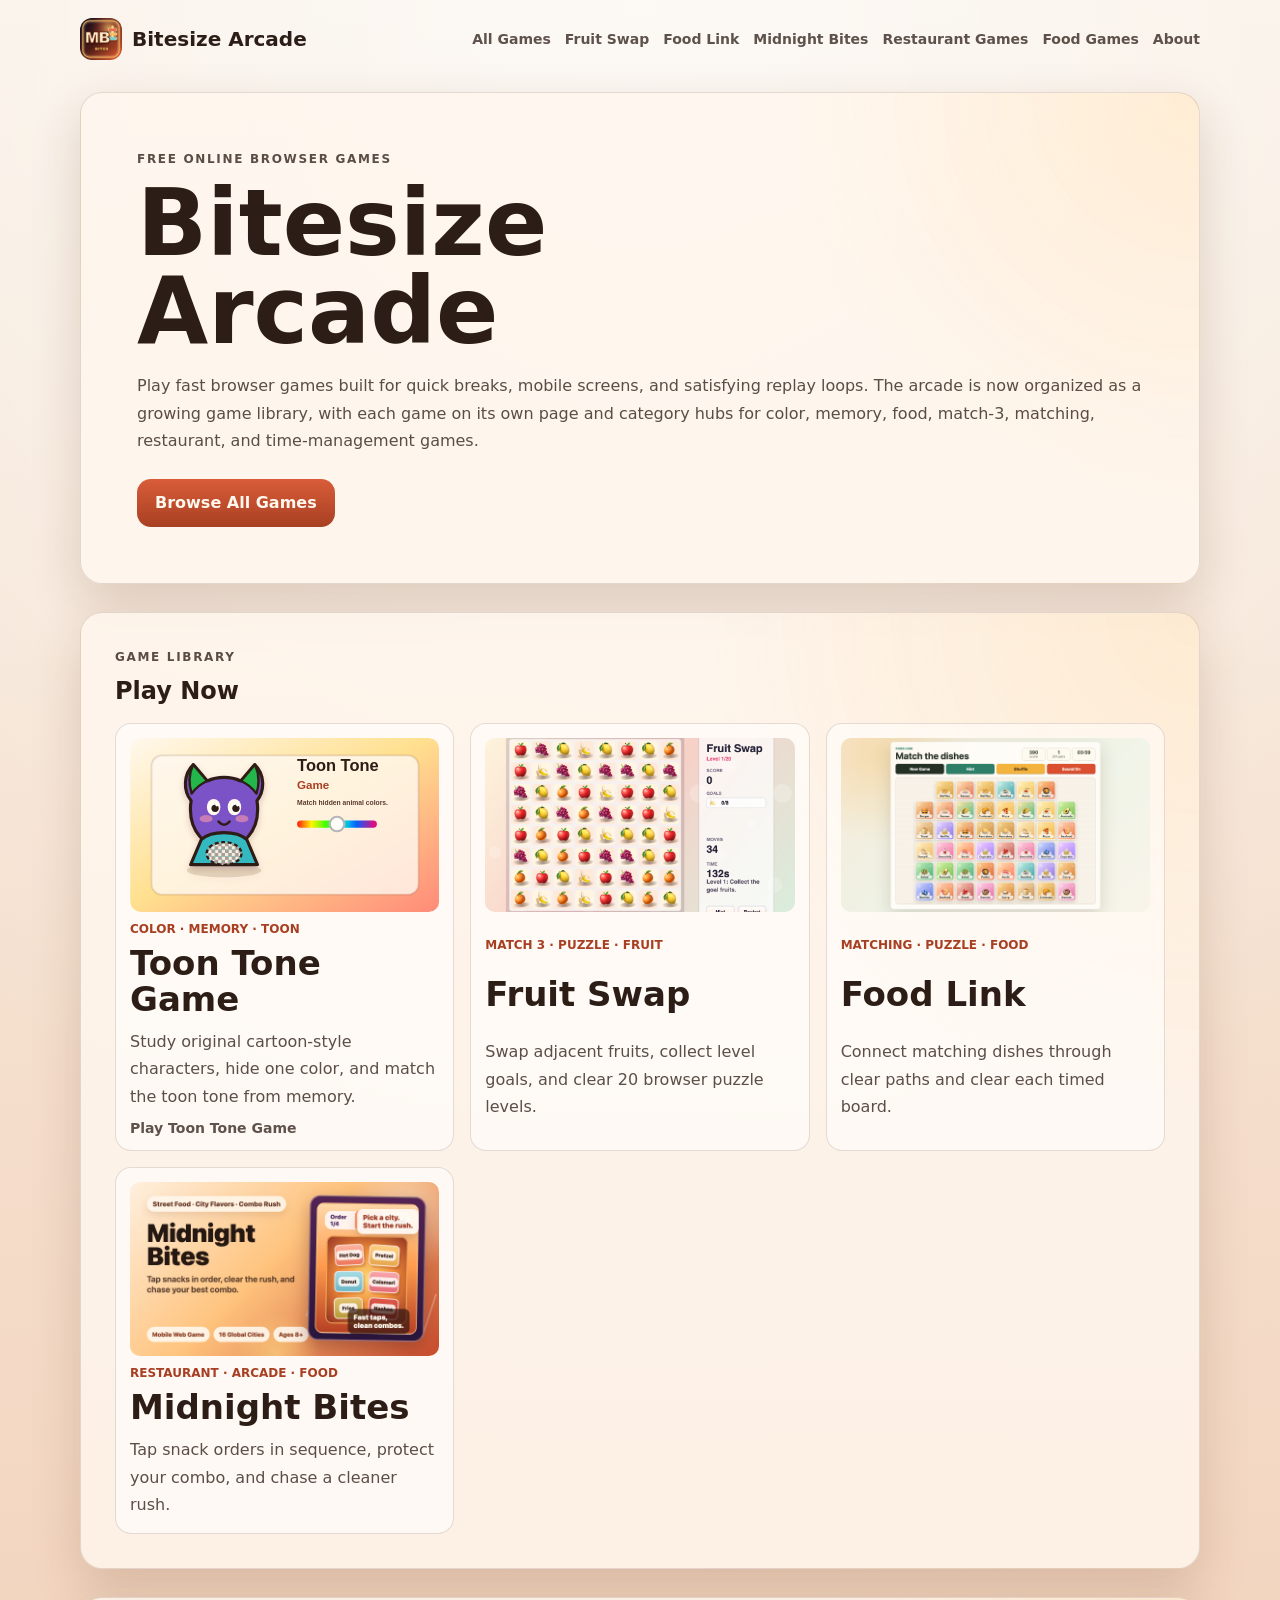
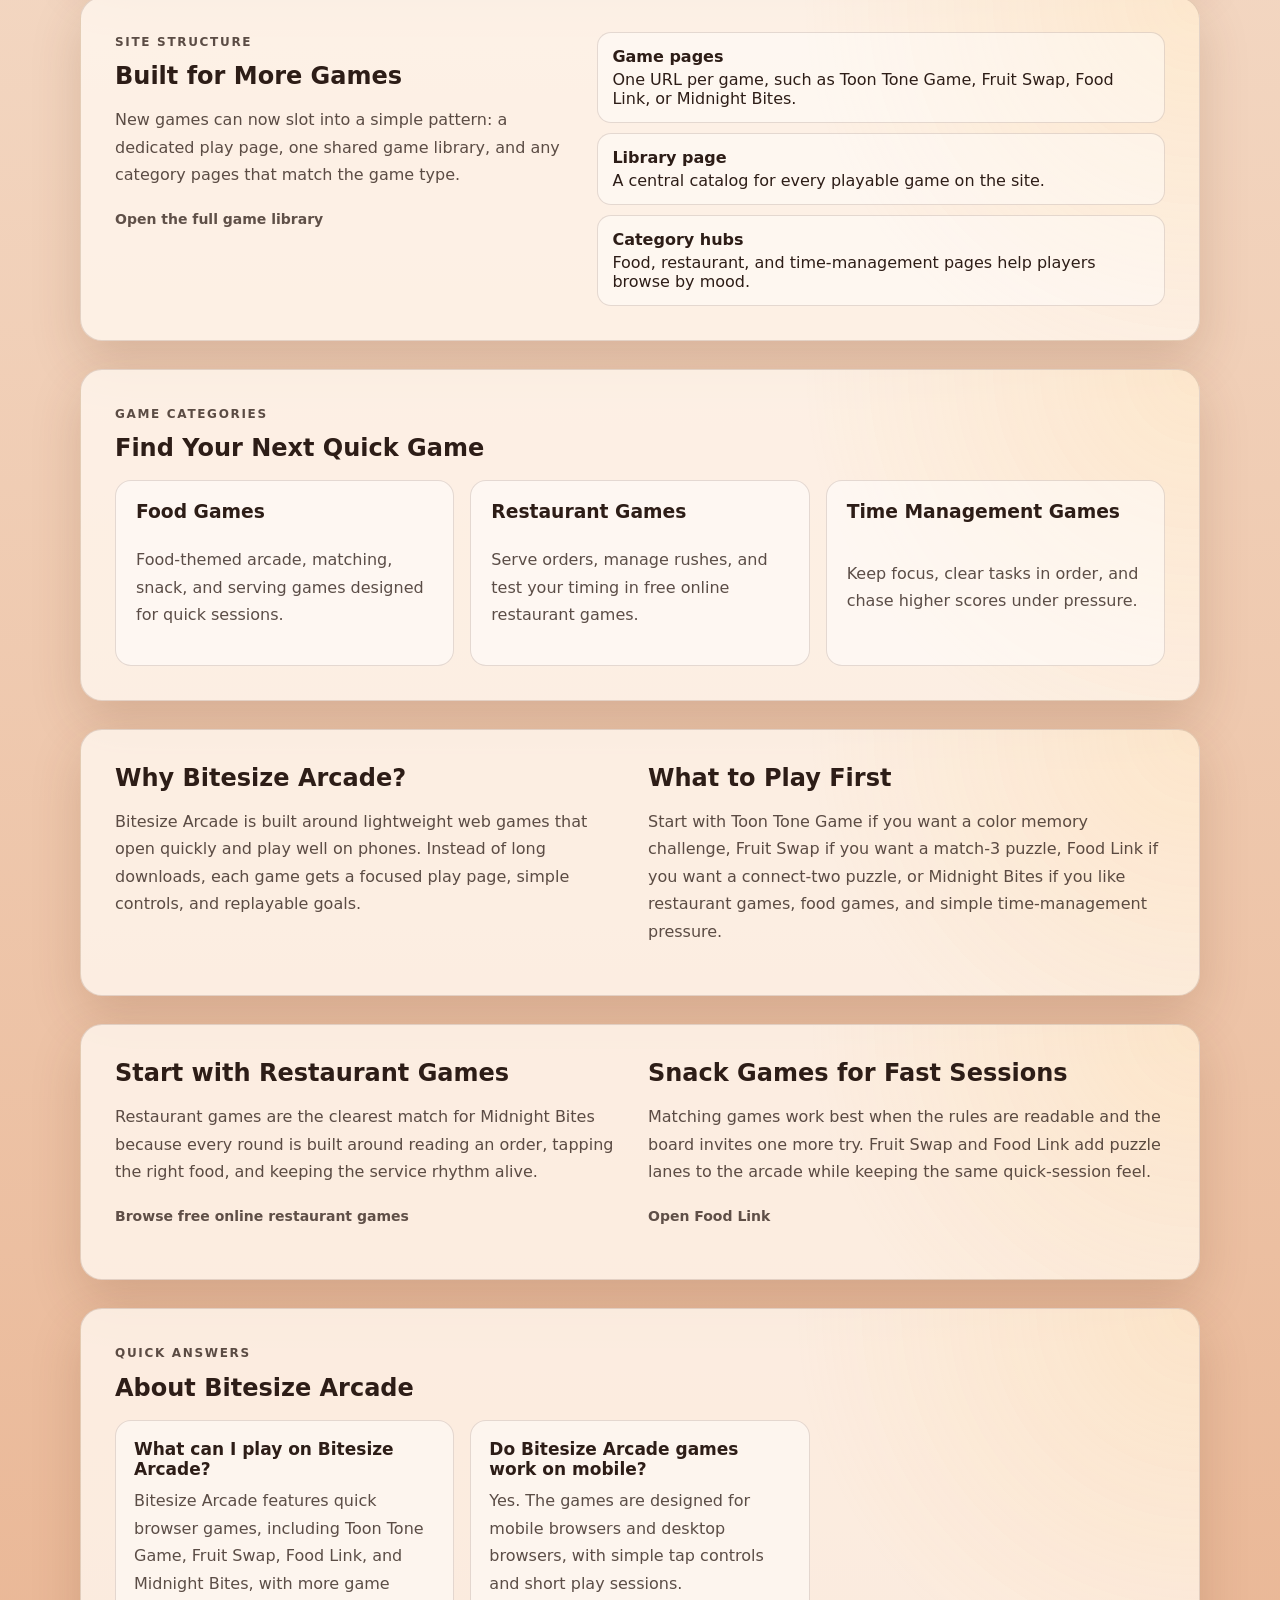
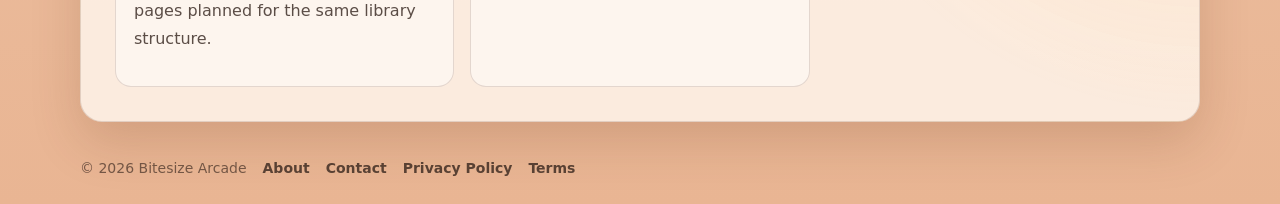
<file: index.html>
<!DOCTYPE html>
<html lang="en">
  <head>
    <meta charset="UTF-8" />
    <meta name="viewport" content="width=device-width, initial-scale=1, viewport-fit=cover" />
    <meta name="description" content="Bitesize Arcade is a growing library of free online mini games, including color games, memory games, food games, match 3 games, restaurant games, matching games, and no-download browser games." />
    <meta name="keywords" content="free online mini games, browser games, color games, memory games, food games, match 3 games, matching games, restaurant games, time management games, no download games" />
    <meta name="theme-color" content="#d95d39" />
    <meta name="robots" content="index,follow" />
    <link rel="canonical" href="https://bitesizearcade.com/" />
    <meta property="og:title" content="Bitesize Arcade - Free Online Mini Games" />
    <meta property="og:description" content="Play free online mini games, including Toon Tone Game, Fruit Swap, Food Link, and Midnight Bites, with no download required." />
    <meta property="og:url" content="https://bitesizearcade.com/" />
    <meta property="og:site_name" content="Bitesize Arcade" />
    <meta property="og:image" content="https://bitesizearcade.com/assets/social/share-cover.jpg" />
    <meta property="og:image:width" content="1280" />
    <meta property="og:image:height" content="720" />
    <meta property="og:type" content="website" />
    <meta name="twitter:card" content="summary_large_image" />
    <meta name="twitter:title" content="Bitesize Arcade - Free Online Mini Games" />
    <meta name="twitter:description" content="Play free online food, matching, restaurant, and arcade games in your browser." />
    <meta name="twitter:image" content="https://bitesizearcade.com/assets/social/share-cover.jpg" />
    <title>Bitesize Arcade - Free Online Food, Matching, and Browser Games</title>
    <link rel="icon" type="image/png" sizes="192x192" href="./assets/icons/icon-192.png" />
    <link rel="apple-touch-icon" href="./assets/icons/icon-192.png" />
    <link rel="manifest" href="./manifest.webmanifest" />
    <link rel="stylesheet" href="./styles.css?v=20260506arcade" />
    <link rel="stylesheet" href="./site.css?v=20260514library" />
    <script async src="https://www.googletagmanager.com/gtag/js?id=G-W35TK7R6VX"></script>
    <script>
      window.dataLayer = window.dataLayer || [];
      function gtag(){dataLayer.push(arguments);}
      gtag("js", new Date());
      gtag("config", "G-W35TK7R6VX");
    </script>
    <script type="application/ld+json">
      {
        "@context": "https://schema.org",
        "@type": "WebSite",
        "name": "Bitesize Arcade",
        "url": "https://bitesizearcade.com/",
        "description": "Free online mini games, color games, memory games, match 3 games, matching games, restaurant games, food games, snack games, time management games, and quick arcade games for mobile and desktop browsers.",
        "publisher": {
          "@type": "Organization",
          "name": "Bitesize Arcade"
        }
      }
    </script>
    <script type="application/ld+json">
      {
        "@context": "https://schema.org",
        "@type": "FAQPage",
        "mainEntity": [
          {
            "@type": "Question",
            "name": "What can I play on Bitesize Arcade?",
            "acceptedAnswer": {
              "@type": "Answer",
              "text": "Bitesize Arcade features quick browser games, including Toon Tone Game, a toon color memory game, Fruit Swap, a match-3 fruit game, Food Link, a food matching puzzle game, and Midnight Bites, a restaurant game about serving snack orders and building combos."
            }
          },
          {
            "@type": "Question",
            "name": "Do Bitesize Arcade games work on mobile?",
            "acceptedAnswer": {
              "@type": "Answer",
              "text": "Yes. The games are designed for mobile browsers and desktop browsers, with simple tap controls and short play sessions."
            }
          }
        ]
      }
    </script>
  </head>
  <body class="site-page">
    <header class="site-header">
      <a class="site-logo" href="./" aria-label="Bitesize Arcade home">
        <img src="./assets/icons/icon-192.png" alt="" />
        <span>Bitesize Arcade</span>
      </a>
      <nav class="site-nav" aria-label="Primary navigation">
        <a href="./games/">All Games</a>
        <a href="./fruit-swap/">Fruit Swap</a>
        <a href="./food-link/">Food Link</a>
        <a href="./midnight-bites/">Midnight Bites</a>
        <a href="./restaurant-games/">Restaurant Games</a>
        <a href="./food-games/">Food Games</a>
        <a href="./about/">About</a>
      </nav>
    </header>

    <main class="site-main">
      <section class="site-hero site-hero-library">
        <div class="site-hero-copy">
          <p class="site-kicker">Free Online Browser Games</p>
          <h1>Bitesize Arcade</h1>
          <p>
            Play fast browser games built for quick breaks, mobile screens, and satisfying replay loops.
            The arcade is now organized as a growing game library, with each game on its own page and category hubs for color,
            memory, food, match-3, matching, restaurant, and time-management games.
          </p>
          <div class="site-actions">
            <a class="site-primary-link" href="./games/">Browse All Games</a>
          </div>
        </div>
      </section>

      <section class="site-section">
        <div class="section-head">
          <p class="site-kicker">Game Library</p>
          <h2>Play Now</h2>
        </div>
        <div class="game-library-grid">
          <a class="game-card" href="./toon-tone-game/">
            <img src="./assets/games/toon-tone-game/cover.svg" alt="Toon Tone Game color memory game" />
            <span class="game-card-meta">Color · Memory · Toon</span>
            <h3>Toon Tone Game</h3>
            <p>Study original cartoon-style characters, hide one color, and match the toon tone from memory.</p>
            <span class="text-link">Play Toon Tone Game</span>
          </a>
          <a class="game-card" href="./fruit-swap/">
            <img src="./assets/games/fruit-swap/cover.png" alt="Fruit Swap match 3 game" />
            <span class="game-card-meta">Match 3 · Puzzle · Fruit</span>
            <h3>Fruit Swap</h3>
            <p>Swap adjacent fruits, collect level goals, and clear 20 browser puzzle levels.</p>
          </a>
          <a class="game-card" href="./food-link/">
            <img src="./assets/games/food-link/cover.png" alt="Food Link game" />
            <span class="game-card-meta">Matching · Puzzle · Food</span>
            <h3>Food Link</h3>
            <p>Connect matching dishes through clear paths and clear each timed board.</p>
          </a>
          <a class="game-card" href="./midnight-bites/">
            <img src="./assets/social/share-cover.jpg" alt="Midnight Bites restaurant game" />
            <span class="game-card-meta">Restaurant · Arcade · Food</span>
            <h3>Midnight Bites</h3>
            <p>Tap snack orders in sequence, protect your combo, and chase a cleaner rush.</p>
          </a>
        </div>
      </section>

      <section class="site-section site-architecture">
        <div>
          <p class="site-kicker">Site Structure</p>
          <h2>Built for More Games</h2>
          <p>
            New games can now slot into a simple pattern: a dedicated play page, one shared game library,
            and any category pages that match the game type.
          </p>
          <p><a class="text-link" href="./games/">Open the full game library</a></p>
        </div>
        <ul class="architecture-list">
          <li>
            <strong>Game pages</strong>
            One URL per game, such as Toon Tone Game, Fruit Swap, Food Link, or Midnight Bites.
          </li>
          <li>
            <strong>Library page</strong>
            A central catalog for every playable game on the site.
          </li>
          <li>
            <strong>Category hubs</strong>
            Food, restaurant, and time-management pages help players browse by mood.
          </li>
        </ul>
      </section>

      <section class="site-section">
        <div class="section-head">
          <p class="site-kicker">Game Categories</p>
          <h2>Find Your Next Quick Game</h2>
        </div>
        <div class="category-grid">
          <a class="category-card" href="./food-games/">
            <h3>Food Games</h3>
            <p>Food-themed arcade, matching, snack, and serving games designed for quick sessions.</p>
          </a>
          <a class="category-card" href="./restaurant-games/">
            <h3>Restaurant Games</h3>
            <p>Serve orders, manage rushes, and test your timing in free online restaurant games.</p>
          </a>
          <a class="category-card" href="./time-management-games/">
            <h3>Time Management Games</h3>
            <p>Keep focus, clear tasks in order, and chase higher scores under pressure.</p>
          </a>
        </div>
      </section>

      <section class="site-section editorial-section">
        <div>
          <h2>Why Bitesize Arcade?</h2>
          <p>
            Bitesize Arcade is built around lightweight web games that open quickly and play well on phones.
            Instead of long downloads, each game gets a focused play page, simple controls, and replayable goals.
          </p>
        </div>
        <div>
          <h2>What to Play First</h2>
          <p>
            Start with Toon Tone Game if you want a color memory challenge, Fruit Swap if you want a match-3 puzzle, Food Link if you want a connect-two puzzle, or Midnight Bites if you like restaurant games,
            food games, and simple time-management pressure.
          </p>
        </div>
      </section>

      <section class="site-section editorial-section">
        <div>
          <h2>Start with Restaurant Games</h2>
          <p>
            Restaurant games are the clearest match for Midnight Bites because every round is built around reading an order,
            tapping the right food, and keeping the service rhythm alive.
          </p>
          <p><a class="text-link" href="./restaurant-games/">Browse free online restaurant games</a></p>
        </div>
        <div>
          <h2>Snack Games for Fast Sessions</h2>
          <p>
            Matching games work best when the rules are readable and the board invites one more try.
            Fruit Swap and Food Link add puzzle lanes to the arcade while keeping the same quick-session feel.
          </p>
          <p><a class="text-link" href="./food-link/">Open Food Link</a></p>
        </div>
      </section>

      <section class="site-section faq-section">
        <div class="section-head">
          <p class="site-kicker">Quick Answers</p>
          <h2>About Bitesize Arcade</h2>
        </div>
        <div class="faq-list">
          <div>
            <h3>What can I play on Bitesize Arcade?</h3>
            <p>Bitesize Arcade features quick browser games, including Toon Tone Game, Fruit Swap, Food Link, and Midnight Bites, with more game pages planned for the same library structure.</p>
          </div>
          <div>
            <h3>Do Bitesize Arcade games work on mobile?</h3>
            <p>Yes. The games are designed for mobile browsers and desktop browsers, with simple tap controls and short play sessions.</p>
          </div>
        </div>
      </section>
    </main>

    <footer class="site-footer">
      <span>© 2026 Bitesize Arcade</span>
      <a href="./about/">About</a>
      <a href="./contact/">Contact</a>
      <a href="./docs/privacy.html">Privacy Policy</a>
      <a href="./docs/terms.html">Terms</a>
    </footer>
  </body>
</html>
</file>
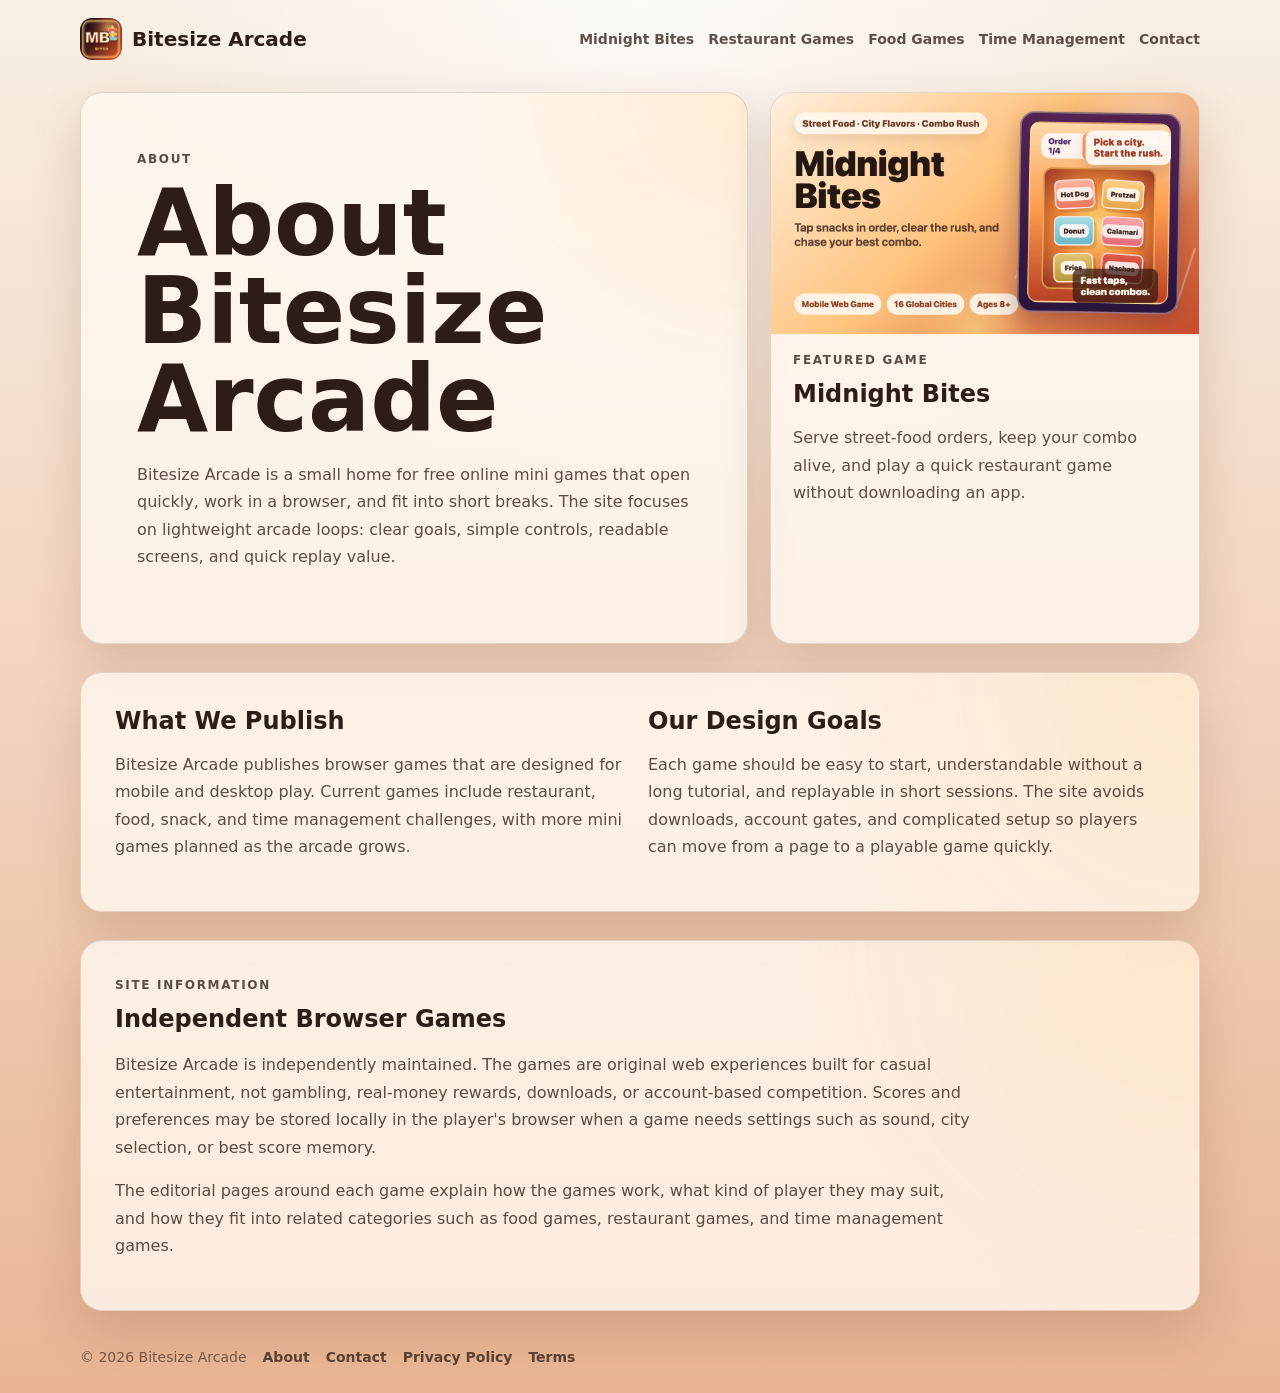
<file: about/index.html>
<!DOCTYPE html>
<html lang="en">
  <head>
    <meta charset="UTF-8" />
    <meta name="viewport" content="width=device-width, initial-scale=1, viewport-fit=cover" />
    <meta name="description" content="About Bitesize Arcade, a small browser game site focused on free online mini games that load quickly and play well on mobile and desktop." />
    <meta name="robots" content="index,follow" />
    <link rel="canonical" href="https://bitesizearcade.com/about/" />
    <meta property="og:title" content="About Bitesize Arcade" />
    <meta property="og:description" content="Learn about Bitesize Arcade, a free browser game site for quick restaurant, food, snack, and time management games." />
    <meta property="og:url" content="https://bitesizearcade.com/about/" />
    <meta property="og:site_name" content="Bitesize Arcade" />
    <title>About Bitesize Arcade</title>
    <link rel="icon" type="image/png" sizes="192x192" href="../assets/icons/icon-192.png" />
    <link rel="stylesheet" href="../styles.css?v=20260506arcade" />
    <link rel="stylesheet" href="../site.css?v=20260506arcade" />
  </head>
  <body class="site-page">
    <header class="site-header">
      <a class="site-logo" href="../"><img src="../assets/icons/icon-192.png" alt="" /><span>Bitesize Arcade</span></a>
      <nav class="site-nav" aria-label="Primary navigation">
        <a href="../midnight-bites/">Midnight Bites</a>
        <a href="../restaurant-games/">Restaurant Games</a>
        <a href="../food-games/">Food Games</a>
        <a href="../time-management-games/">Time Management</a>
        <a href="../contact/">Contact</a>
      </nav>
    </header>

    <main class="site-main">
      <section class="site-hero category-hero">
        <div class="site-hero-copy">
          <p class="site-kicker">About</p>
          <h1>About Bitesize Arcade</h1>
          <p>
            Bitesize Arcade is a small home for free online mini games that open quickly, work in a browser, and fit into short breaks.
            The site focuses on lightweight arcade loops: clear goals, simple controls, readable screens, and quick replay value.
          </p>
        </div>
        <a class="featured-game" href="../midnight-bites/">
          <img src="../assets/social/share-cover.jpg" alt="Midnight Bites browser game preview" />
          <div>
            <p class="site-kicker">Featured Game</p>
            <h2>Midnight Bites</h2>
            <p>Serve street-food orders, keep your combo alive, and play a quick restaurant game without downloading an app.</p>
          </div>
        </a>
      </section>

      <section class="site-section editorial-section">
        <div>
          <h2>What We Publish</h2>
          <p>
            Bitesize Arcade publishes browser games that are designed for mobile and desktop play. Current games include restaurant,
            food, snack, and time management challenges, with more mini games planned as the arcade grows.
          </p>
        </div>
        <div>
          <h2>Our Design Goals</h2>
          <p>
            Each game should be easy to start, understandable without a long tutorial, and replayable in short sessions. The site avoids
            downloads, account gates, and complicated setup so players can move from a page to a playable game quickly.
          </p>
        </div>
      </section>

      <section class="site-section">
        <div class="section-head">
          <p class="site-kicker">Site Information</p>
          <h2>Independent Browser Games</h2>
        </div>
        <div class="long-copy">
          <p>
            Bitesize Arcade is independently maintained. The games are original web experiences built for casual entertainment, not
            gambling, real-money rewards, downloads, or account-based competition. Scores and preferences may be stored locally in the
            player's browser when a game needs settings such as sound, city selection, or best score memory.
          </p>
          <p>
            The editorial pages around each game explain how the games work, what kind of player they may suit, and how they fit into
            related categories such as food games, restaurant games, and time management games.
          </p>
        </div>
      </section>
    </main>

    <footer class="site-footer">
      <span>© 2026 Bitesize Arcade</span>
      <a href="../about/">About</a>
      <a href="../contact/">Contact</a>
      <a href="../docs/privacy.html">Privacy Policy</a>
      <a href="../docs/terms.html">Terms</a>
    </footer>
  </body>
</html>
</file>
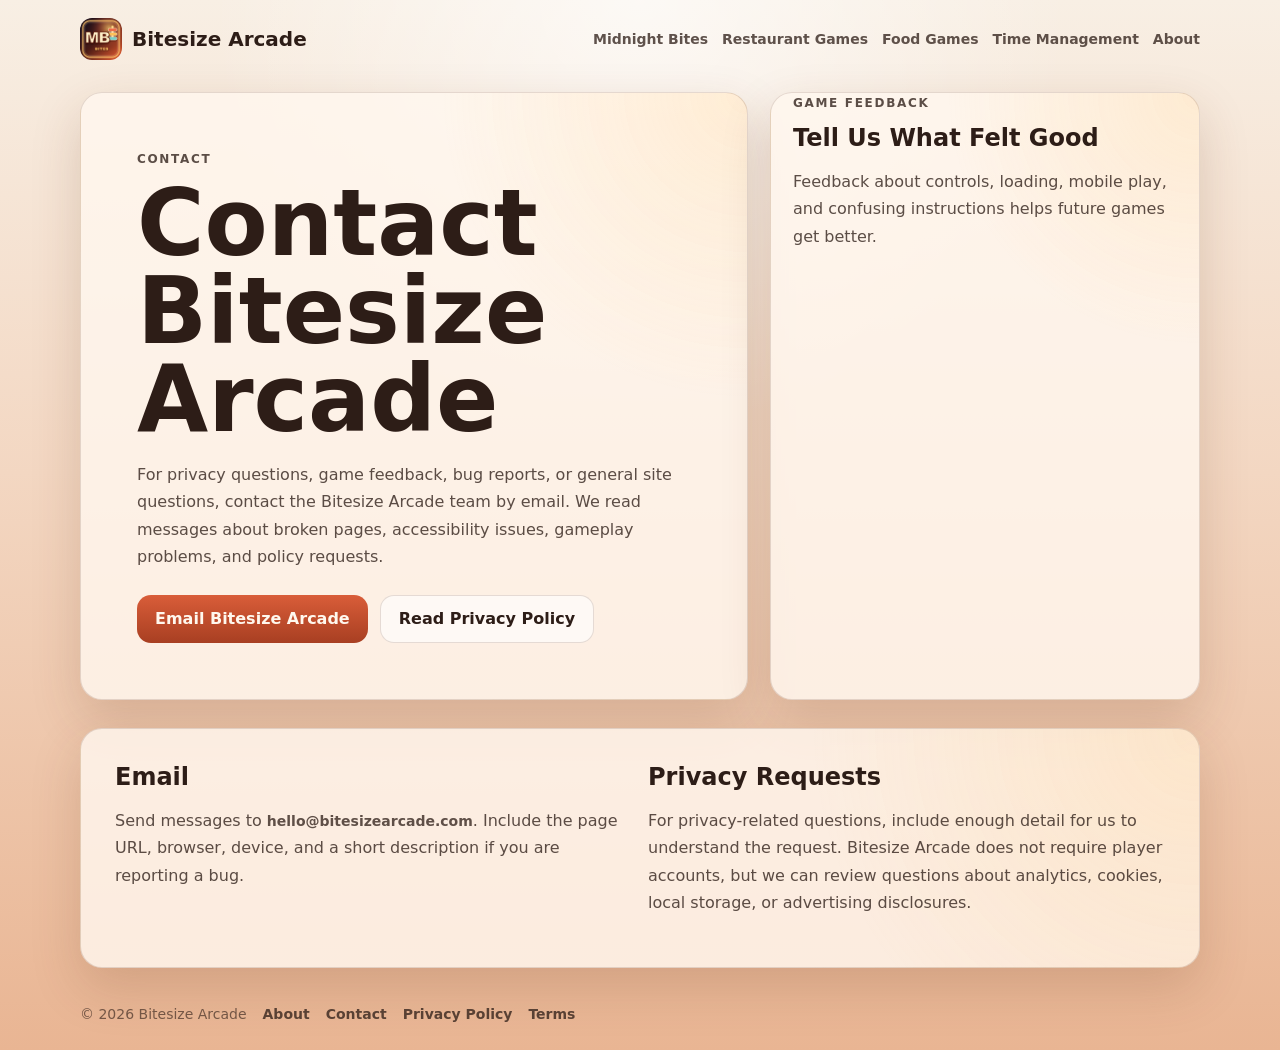
<file: contact/index.html>
<!DOCTYPE html>
<html lang="en">
  <head>
    <meta charset="UTF-8" />
    <meta name="viewport" content="width=device-width, initial-scale=1, viewport-fit=cover" />
    <meta name="description" content="Contact Bitesize Arcade for site questions, privacy requests, game feedback, or browser game support." />
    <meta name="robots" content="index,follow" />
    <link rel="canonical" href="https://bitesizearcade.com/contact/" />
    <meta property="og:title" content="Contact Bitesize Arcade" />
    <meta property="og:description" content="Contact Bitesize Arcade for privacy questions, bug reports, and game feedback." />
    <meta property="og:url" content="https://bitesizearcade.com/contact/" />
    <meta property="og:site_name" content="Bitesize Arcade" />
    <title>Contact Bitesize Arcade</title>
    <link rel="icon" type="image/png" sizes="192x192" href="../assets/icons/icon-192.png" />
    <link rel="stylesheet" href="../styles.css?v=20260506arcade" />
    <link rel="stylesheet" href="../site.css?v=20260506arcade" />
  </head>
  <body class="site-page">
    <header class="site-header">
      <a class="site-logo" href="../"><img src="../assets/icons/icon-192.png" alt="" /><span>Bitesize Arcade</span></a>
      <nav class="site-nav" aria-label="Primary navigation">
        <a href="../midnight-bites/">Midnight Bites</a>
        <a href="../restaurant-games/">Restaurant Games</a>
        <a href="../food-games/">Food Games</a>
        <a href="../time-management-games/">Time Management</a>
        <a href="../about/">About</a>
      </nav>
    </header>

    <main class="site-main">
      <section class="site-hero category-hero">
        <div class="site-hero-copy">
          <p class="site-kicker">Contact</p>
          <h1>Contact Bitesize Arcade</h1>
          <p>
            For privacy questions, game feedback, bug reports, or general site questions, contact the Bitesize Arcade team by email.
            We read messages about broken pages, accessibility issues, gameplay problems, and policy requests.
          </p>
          <div class="site-actions">
            <a class="site-primary-link" href="mailto:hello@bitesizearcade.com">Email Bitesize Arcade</a>
            <a class="site-secondary-link" href="../docs/privacy.html">Read Privacy Policy</a>
          </div>
        </div>
        <a class="featured-game" href="../midnight-bites/">
          <div>
            <p class="site-kicker">Game Feedback</p>
            <h2>Tell Us What Felt Good</h2>
            <p>Feedback about controls, loading, mobile play, and confusing instructions helps future games get better.</p>
          </div>
        </a>
      </section>

      <section class="site-section editorial-section">
        <div>
          <h2>Email</h2>
          <p>
            Send messages to <a class="text-link" href="mailto:hello@bitesizearcade.com">hello@bitesizearcade.com</a>.
            Include the page URL, browser, device, and a short description if you are reporting a bug.
          </p>
        </div>
        <div>
          <h2>Privacy Requests</h2>
          <p>
            For privacy-related questions, include enough detail for us to understand the request. Bitesize Arcade does not require
            player accounts, but we can review questions about analytics, cookies, local storage, or advertising disclosures.
          </p>
        </div>
      </section>
    </main>

    <footer class="site-footer">
      <span>© 2026 Bitesize Arcade</span>
      <a href="../about/">About</a>
      <a href="../contact/">Contact</a>
      <a href="../docs/privacy.html">Privacy Policy</a>
      <a href="../docs/terms.html">Terms</a>
    </footer>
  </body>
</html>
</file>
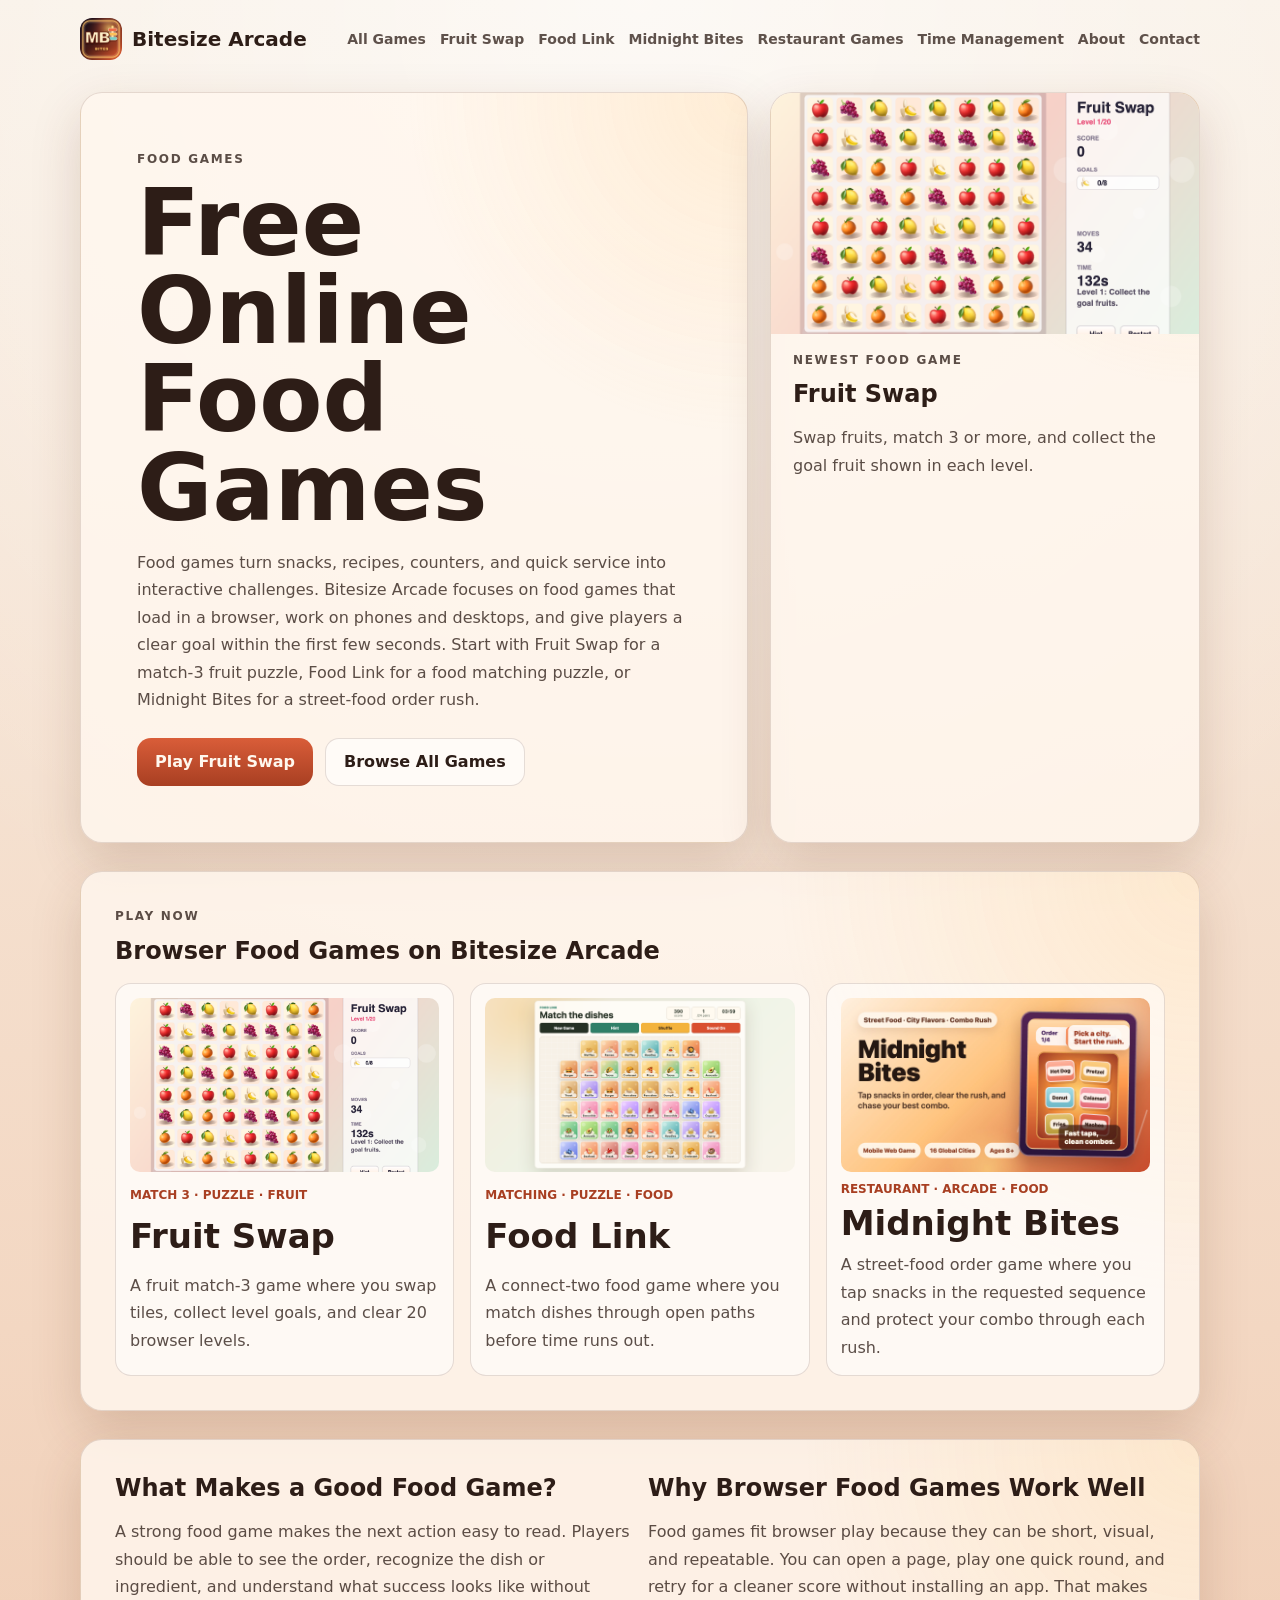
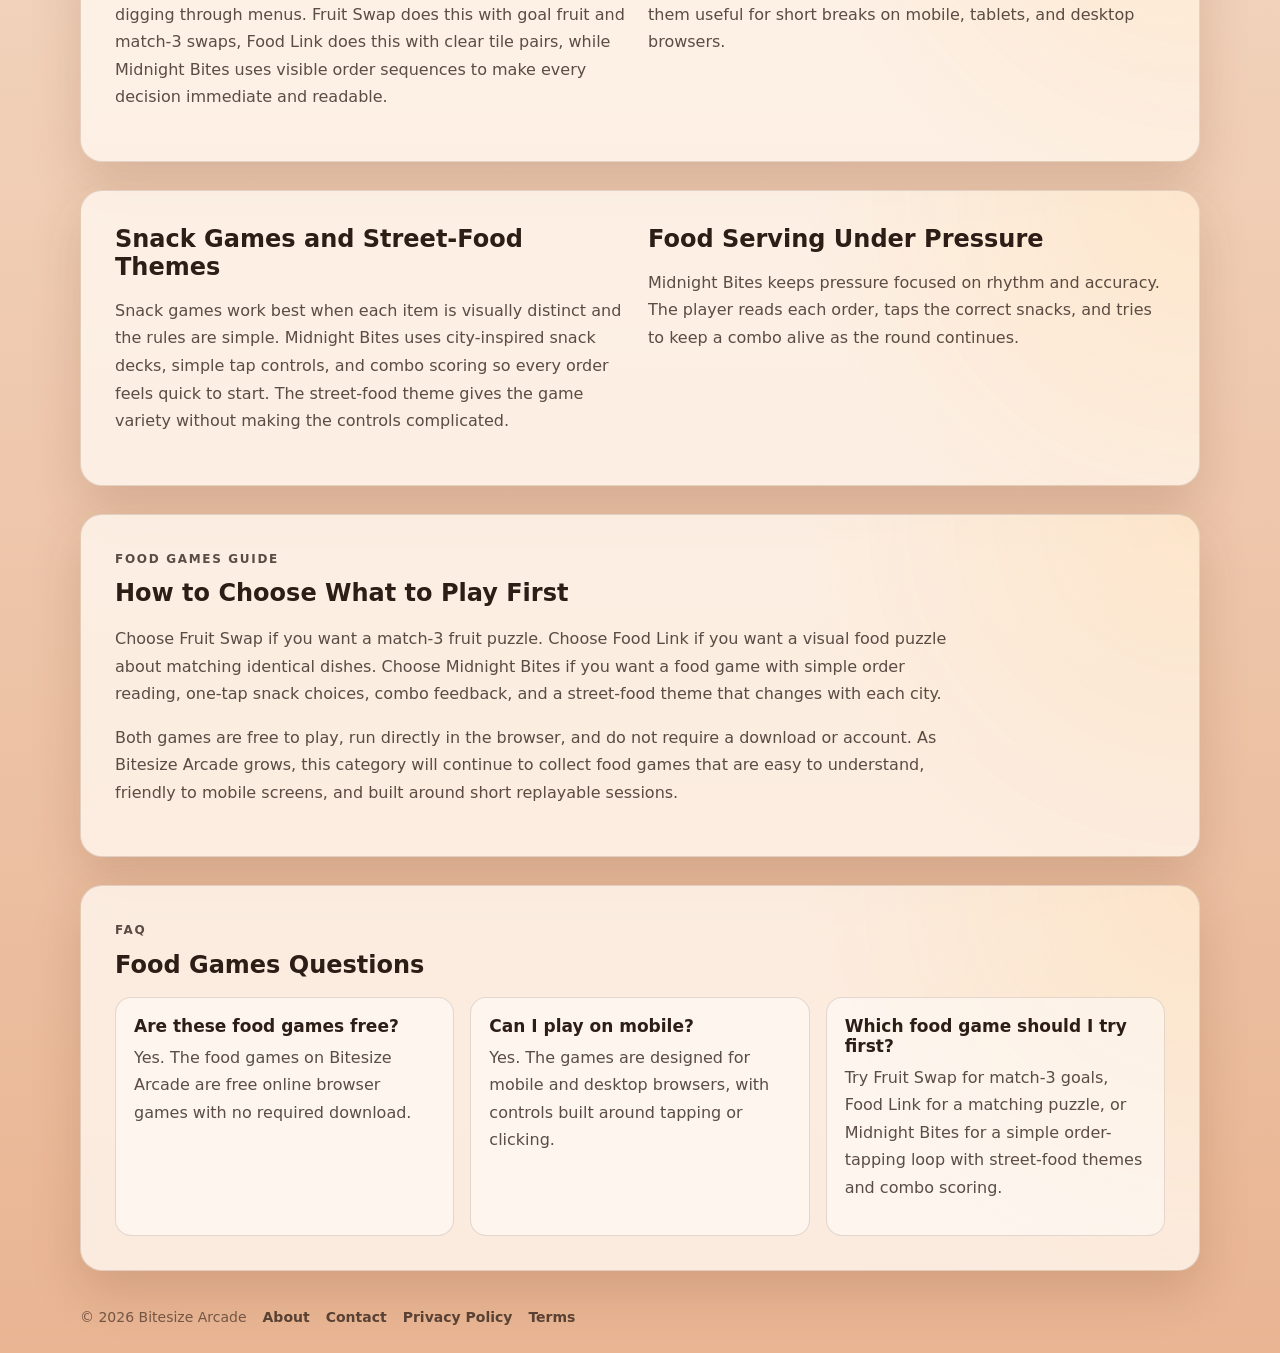
<file: food-games/index.html>
<!DOCTYPE html>
<html lang="en">
  <head>
    <meta charset="UTF-8" />
    <meta name="viewport" content="width=device-width, initial-scale=1, viewport-fit=cover" />
    <meta name="description" content="Play free online food games at Bitesize Arcade, including Fruit Swap, Food Link, Midnight Bites, snack-serving, matching, street-food, and no-download browser games." />
    <meta name="keywords" content="food games, fruit games, match 3 games, food matching games, snack games, restaurant games, free online food games, browser games, no download games" />
    <meta name="robots" content="index,follow" />
    <link rel="canonical" href="https://bitesizearcade.com/food-games/" />
    <meta property="og:title" content="Food Games - Free Online Food Games | Bitesize Arcade" />
    <meta property="og:description" content="Play free online food games built for quick mobile sessions and browser play, including Fruit Swap, Food Link, and Midnight Bites." />
    <meta property="og:url" content="https://bitesizearcade.com/food-games/" />
    <meta property="og:site_name" content="Bitesize Arcade" />
    <meta property="og:image" content="https://bitesizearcade.com/assets/social/share-cover.jpg" />
    <meta name="twitter:card" content="summary_large_image" />
    <meta name="twitter:image" content="https://bitesizearcade.com/assets/social/share-cover.jpg" />
    <title>Food Games - Free Online Food Games | Bitesize Arcade</title>
    <link rel="icon" type="image/png" sizes="192x192" href="../assets/icons/icon-192.png" />
    <link rel="stylesheet" href="../styles.css?v=20260506arcade" />
    <link rel="stylesheet" href="../site.css?v=20260514library" />
    <script async src="https://www.googletagmanager.com/gtag/js?id=G-W35TK7R6VX"></script>
    <script>
      window.dataLayer = window.dataLayer || [];
      function gtag(){dataLayer.push(arguments);}
      gtag("js", new Date());
      gtag("config", "G-W35TK7R6VX");
    </script>
    <script type="application/ld+json">
      {
        "@context": "https://schema.org",
        "@type": "CollectionPage",
        "name": "Food Games",
        "url": "https://bitesizearcade.com/food-games/",
        "description": "Free online food games and snack-serving browser games from Bitesize Arcade.",
        "isPartOf": {
          "@type": "WebSite",
          "name": "Bitesize Arcade",
          "url": "https://bitesizearcade.com/"
        }
      }
    </script>
  </head>
  <body class="site-page">
    <header class="site-header">
      <a class="site-logo" href="../"><img src="../assets/icons/icon-192.png" alt="" /><span>Bitesize Arcade</span></a>
      <nav class="site-nav" aria-label="Primary navigation">
        <a href="../games/">All Games</a>
        <a href="../fruit-swap/">Fruit Swap</a>
        <a href="../food-link/">Food Link</a>
        <a href="../midnight-bites/">Midnight Bites</a>
        <a href="../restaurant-games/">Restaurant Games</a>
        <a href="../time-management-games/">Time Management</a>
        <a href="../about/">About</a>
        <a href="../contact/">Contact</a>
      </nav>
    </header>

    <main class="site-main">
      <section class="site-hero category-hero">
        <div class="site-hero-copy">
          <p class="site-kicker">Food Games</p>
          <h1>Free Online Food Games</h1>
          <p>
            Food games turn snacks, recipes, counters, and quick service into interactive challenges.
            Bitesize Arcade focuses on food games that load in a browser, work on phones and desktops, and give players a clear goal within the first few seconds.
            Start with Fruit Swap for a match-3 fruit puzzle, Food Link for a food matching puzzle, or Midnight Bites for a street-food order rush.
          </p>
          <div class="site-actions">
            <a class="site-primary-link" href="../fruit-swap/">Play Fruit Swap</a>
            <a class="site-secondary-link" href="../games/">Browse All Games</a>
          </div>
        </div>
        <a class="featured-game" href="../fruit-swap/">
          <img src="../assets/games/fruit-swap/cover.png" alt="Fruit Swap match 3 food game" />
          <div>
            <p class="site-kicker">Newest Food Game</p>
            <h2>Fruit Swap</h2>
            <p>Swap fruits, match 3 or more, and collect the goal fruit shown in each level.</p>
          </div>
        </a>
      </section>

      <section class="site-section">
        <div class="section-head">
          <p class="site-kicker">Play Now</p>
          <h2>Browser Food Games on Bitesize Arcade</h2>
        </div>
        <div class="game-library-grid">
          <a class="game-card" href="../fruit-swap/">
            <img src="../assets/games/fruit-swap/cover.png" alt="Fruit Swap game" />
            <span class="game-card-meta">Match 3 · Puzzle · Fruit</span>
            <h3>Fruit Swap</h3>
            <p>A fruit match-3 game where you swap tiles, collect level goals, and clear 20 browser levels.</p>
          </a>
          <a class="game-card" href="../food-link/">
            <img src="../assets/games/food-link/cover.png" alt="Food Link game" />
            <span class="game-card-meta">Matching · Puzzle · Food</span>
            <h3>Food Link</h3>
            <p>A connect-two food game where you match dishes through open paths before time runs out.</p>
          </a>
          <a class="game-card" href="../midnight-bites/">
            <img src="../assets/social/share-cover.jpg" alt="Midnight Bites game" />
            <span class="game-card-meta">Restaurant · Arcade · Food</span>
            <h3>Midnight Bites</h3>
            <p>A street-food order game where you tap snacks in the requested sequence and protect your combo through each rush.</p>
          </a>
        </div>
      </section>

      <section class="site-section editorial-section">
        <div>
          <h2>What Makes a Good Food Game?</h2>
          <p>
            A strong food game makes the next action easy to read. Players should be able to see the order, recognize the dish or ingredient,
            and understand what success looks like without digging through menus. Fruit Swap does this with goal fruit and match-3 swaps, Food Link does this with clear tile pairs,
            while Midnight Bites uses visible order sequences to make every decision immediate and readable.
          </p>
        </div>
        <div>
          <h2>Why Browser Food Games Work Well</h2>
          <p>
            Food games fit browser play because they can be short, visual, and repeatable. You can open a page, play one quick round,
            and retry for a cleaner score without installing an app. That makes them useful for short breaks on mobile, tablets, and desktop browsers.
          </p>
        </div>
      </section>

      <section class="site-section editorial-section">
        <div>
          <h2>Snack Games and Street-Food Themes</h2>
          <p>
            Snack games work best when each item is visually distinct and the rules are simple. Midnight Bites uses city-inspired snack decks,
            simple tap controls, and combo scoring so every order feels quick to start. The street-food theme gives the game variety without making the controls complicated.
          </p>
        </div>
        <div>
          <h2>Food Serving Under Pressure</h2>
          <p>
            Midnight Bites keeps pressure focused on rhythm and accuracy. The player reads each order, taps the correct snacks,
            and tries to keep a combo alive as the round continues.
          </p>
        </div>
      </section>

      <section class="site-section">
        <div class="section-head">
          <p class="site-kicker">Food Games Guide</p>
          <h2>How to Choose What to Play First</h2>
        </div>
        <div class="long-copy">
          <p>
            Choose Fruit Swap if you want a match-3 fruit puzzle. Choose Food Link if you want a visual food puzzle about matching identical dishes. Choose Midnight Bites if you want a food game with simple order reading,
            one-tap snack choices, combo feedback, and a street-food theme that changes with each city.
          </p>
          <p>
            Both games are free to play, run directly in the browser, and do not require a download or account. As Bitesize Arcade grows, this category will continue to collect food games that are
            easy to understand, friendly to mobile screens, and built around short replayable sessions.
          </p>
        </div>
      </section>

      <section class="site-section faq-section">
        <div class="section-head">
          <p class="site-kicker">FAQ</p>
          <h2>Food Games Questions</h2>
        </div>
        <div class="faq-list">
          <div>
            <h3>Are these food games free?</h3>
            <p>Yes. The food games on Bitesize Arcade are free online browser games with no required download.</p>
          </div>
          <div>
            <h3>Can I play on mobile?</h3>
            <p>Yes. The games are designed for mobile and desktop browsers, with controls built around tapping or clicking.</p>
          </div>
          <div>
            <h3>Which food game should I try first?</h3>
            <p>Try Fruit Swap for match-3 goals, Food Link for a matching puzzle, or Midnight Bites for a simple order-tapping loop with street-food themes and combo scoring.</p>
          </div>
        </div>
      </section>
    </main>

    <footer class="site-footer">
      <span>© 2026 Bitesize Arcade</span>
      <a href="../about/">About</a>
      <a href="../contact/">Contact</a>
      <a href="../docs/privacy.html">Privacy Policy</a>
      <a href="../docs/terms.html">Terms</a>
    </footer>
  </body>
</html>
</file>
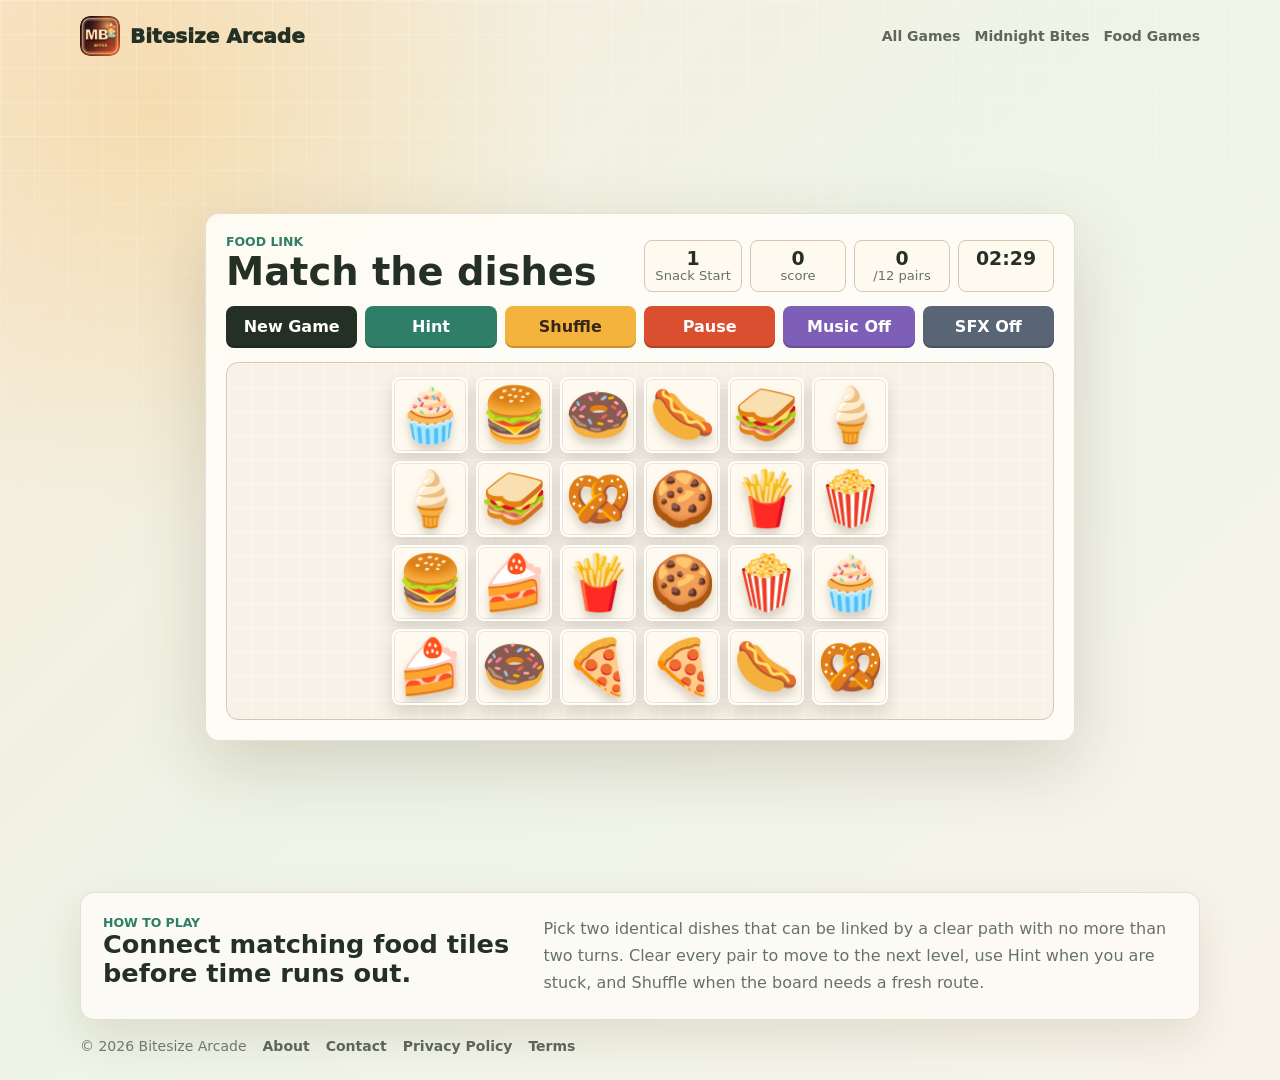
<file: food-link/index.html>
<!doctype html>
<html lang="en">
  <head>
    <meta charset="UTF-8" />
    <meta name="viewport" content="width=device-width, initial-scale=1, viewport-fit=cover" />
    <meta
      name="description"
      content="Play Food Link free online at Bitesize Arcade. Match food tiles, clear pairs through open paths, use hints and shuffles, and beat each level in your browser."
    />
    <meta
      name="keywords"
      content="Food Link, food matching game, connect two game, tile matching game, free online matching games, no download browser games"
    />
    <meta name="theme-color" content="#d94f30" />
    <meta name="robots" content="index,follow" />
    <link rel="canonical" href="https://bitesizearcade.com/food-link/" />
    <meta property="og:title" content="Food Link - Play Free Online Food Matching Game" />
    <meta property="og:description" content="Match food pairs through clear paths in a quick no-download browser puzzle game." />
    <meta property="og:url" content="https://bitesizearcade.com/food-link/" />
    <meta property="og:site_name" content="Bitesize Arcade" />
    <meta property="og:image" content="https://bitesizearcade.com/assets/games/food-link/cover.png" />
    <meta property="og:type" content="website" />
    <meta name="twitter:card" content="summary_large_image" />
    <meta name="twitter:title" content="Food Link - Play Free Online Food Matching Game" />
    <meta name="twitter:description" content="A quick connect-two food puzzle for mobile and desktop browsers." />
    <meta name="twitter:image" content="https://bitesizearcade.com/assets/games/food-link/cover.png" />
    <title>Food Link - Play Free Online Food Matching Game, No Download</title>
    <link rel="icon" type="image/png" sizes="192x192" href="../assets/icons/icon-192.png" />
    <link rel="apple-touch-icon" href="../assets/icons/icon-192.png" />
    <link rel="stylesheet" href="./styles.css?v=20260514foodlink2" />
    <script async src="https://www.googletagmanager.com/gtag/js?id=G-W35TK7R6VX"></script>
    <script>
      window.dataLayer = window.dataLayer || [];
      function gtag(){dataLayer.push(arguments);}
      gtag("js", new Date());
      gtag("config", "G-W35TK7R6VX");
    </script>
    <script type="application/ld+json">
      {
        "@context": "https://schema.org",
        "@type": "VideoGame",
        "name": "Food Link",
        "url": "https://bitesizearcade.com/food-link/",
        "description": "A free online food matching puzzle game where players connect identical food tiles through open paths, clear pairs, and advance through timed levels.",
        "applicationCategory": "Game",
        "gamePlatform": "Web browser",
        "genre": ["Matching game", "Puzzle game", "Food game", "Arcade game"],
        "operatingSystem": "Any",
        "inLanguage": "en",
        "isAccessibleForFree": true,
        "publisher": {
          "@type": "Organization",
          "name": "Bitesize Arcade"
        },
        "offers": {
          "@type": "Offer",
          "price": "0",
          "priceCurrency": "USD"
        }
      }
    </script>
  </head>
  <body>
    <header class="game-site-header">
      <a class="game-site-logo" href="../" aria-label="Bitesize Arcade home">
        <img src="../assets/icons/icon-192.png" alt="" />
        <span>Bitesize Arcade</span>
      </a>
      <nav class="game-site-nav" aria-label="Primary navigation">
        <a href="../games/">All Games</a>
        <a href="../midnight-bites/">Midnight Bites</a>
        <a href="../food-games/">Food Games</a>
      </nav>
    </header>

    <main class="app-shell">
      <section class="game-panel" aria-label="Food Link game">
        <header class="topbar">
          <div>
            <p class="eyebrow">Food Link</p>
            <h1>Match the dishes</h1>
          </div>
          <div class="stats" aria-label="Game stats">
            <span><strong id="level">1</strong><span id="level-name">Snack Start</span></span>
            <span><strong id="score">0</strong> score</span>
            <span><strong id="matches">0</strong><span id="pairs-label">/12 pairs</span></span>
            <span><strong id="timer">04:00</strong></span>
          </div>
        </header>

        <div class="toolbar" aria-label="Game controls">
          <button id="new-game" type="button">New Game</button>
          <button id="hint" type="button">Hint</button>
          <button id="shuffle" type="button">Shuffle</button>
          <button id="pause" type="button" aria-pressed="false">Pause</button>
          <button id="music" type="button" aria-pressed="false">Music Off</button>
          <button id="sfx" type="button" aria-pressed="true">SFX On</button>
        </div>

        <div class="board-wrap">
          <svg id="path-layer" aria-hidden="true"></svg>
          <div id="board" class="board" aria-label="Food matching board"></div>
          <div id="overlay" class="overlay hidden">
            <div>
              <p id="overlay-title">You won!</p>
              <button id="overlay-button" type="button">Play Again</button>
            </div>
          </div>
        </div>
      </section>
    </main>

    <section class="game-info" aria-label="About Food Link">
      <div>
        <p class="eyebrow">How to Play</p>
        <h2>Connect matching food tiles before time runs out.</h2>
      </div>
      <p>
        Pick two identical dishes that can be linked by a clear path with no more than two turns. Clear every pair to move to
        the next level, use Hint when you are stuck, and Shuffle when the board needs a fresh route.
      </p>
    </section>

    <footer class="game-site-footer">
      <span>© 2026 Bitesize Arcade</span>
      <a href="../about/">About</a>
      <a href="../contact/">Contact</a>
      <a href="../docs/privacy.html">Privacy Policy</a>
      <a href="../docs/terms.html">Terms</a>
    </footer>

    <script src="./game.js?v=20260514foodlink2"></script>
  </body>
</html>
</file>
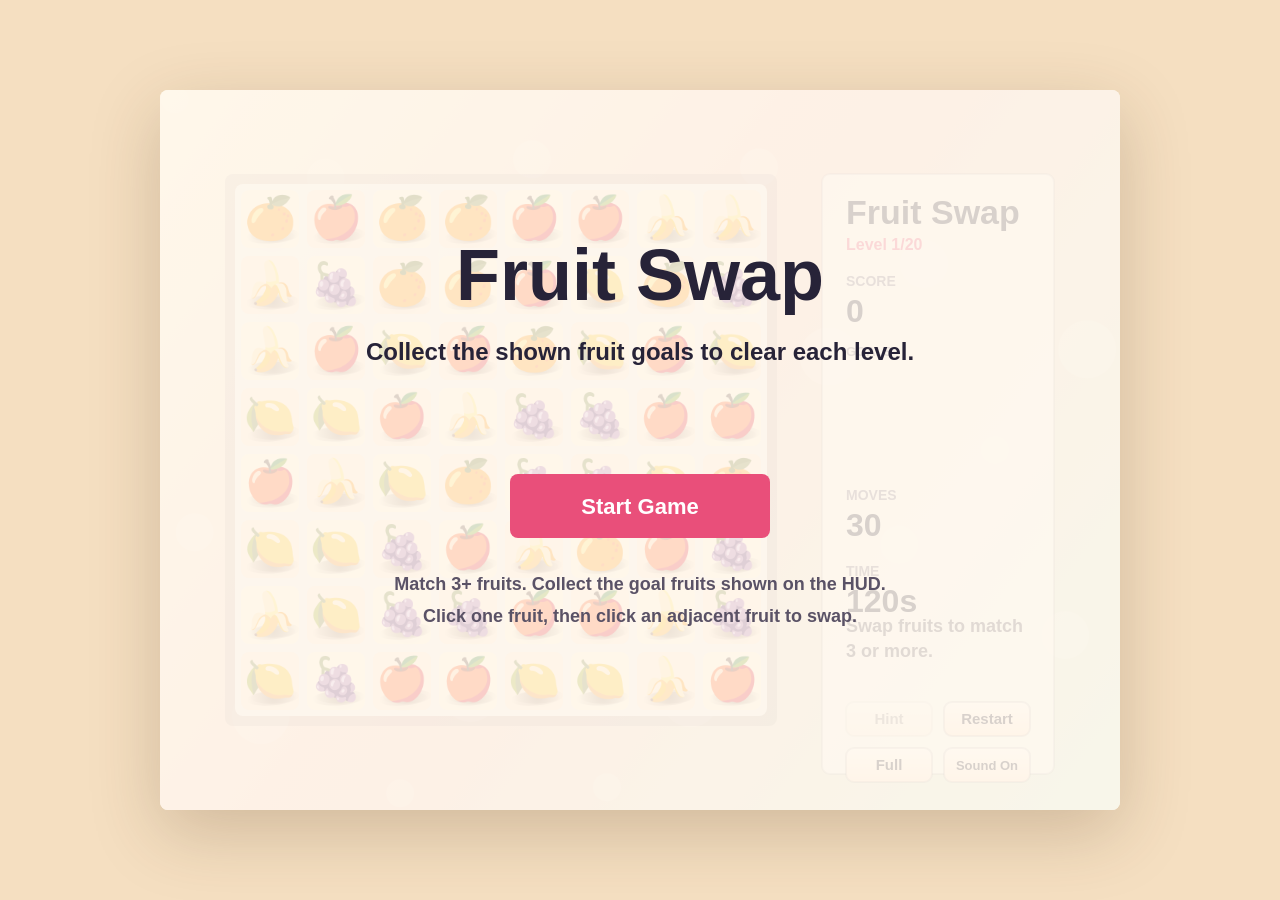
<file: fruit-swap/index.html>
<!doctype html>
<html lang="en">
  <head>
    <meta charset="UTF-8" />
    <meta name="viewport" content="width=device-width, initial-scale=1.0, viewport-fit=cover" />
    <meta
      name="description"
      content="Play Fruit Swap free online at Bitesize Arcade. Swap fruit tiles, match 3 or more, collect level goals, use hints, and clear 20 no-download browser levels."
    />
    <meta
      name="keywords"
      content="Fruit Swap, match 3 game, fruit matching game, match three game, free online puzzle games, no download browser games"
    />
    <meta name="theme-color" content="#f5dfc1" />
    <meta name="robots" content="index,follow" />
    <link rel="canonical" href="https://bitesizearcade.com/fruit-swap/" />
    <meta property="og:title" content="Fruit Swap - Play Free Online Match 3 Game" />
    <meta property="og:description" content="Swap fruit tiles, match 3 or more, and collect fruit goals through 20 quick browser levels." />
    <meta property="og:url" content="https://bitesizearcade.com/fruit-swap/" />
    <meta property="og:site_name" content="Bitesize Arcade" />
    <meta property="og:image" content="https://bitesizearcade.com/assets/games/fruit-swap/cover.png" />
    <meta property="og:type" content="website" />
    <meta name="twitter:card" content="summary_large_image" />
    <meta name="twitter:title" content="Fruit Swap - Play Free Online Match 3 Game" />
    <meta name="twitter:description" content="A quick fruit match-3 puzzle game for mobile and desktop browsers." />
    <meta name="twitter:image" content="https://bitesizearcade.com/assets/games/fruit-swap/cover.png" />
    <title>Fruit Swap - Play Free Online Match 3 Game, No Download</title>
    <link rel="icon" type="image/png" sizes="192x192" href="../assets/icons/icon-192.png" />
    <link rel="apple-touch-icon" href="../assets/icons/icon-192.png" />
    <link rel="stylesheet" href="./style.css?v=20260515fruitswap" />
    <script async src="https://www.googletagmanager.com/gtag/js?id=G-W35TK7R6VX"></script>
    <script>
      window.dataLayer = window.dataLayer || [];
      function gtag(){dataLayer.push(arguments);}
      gtag("js", new Date());
      gtag("config", "G-W35TK7R6VX");
    </script>
    <script type="application/ld+json">
      {
        "@context": "https://schema.org",
        "@type": "VideoGame",
        "name": "Fruit Swap",
        "url": "https://bitesizearcade.com/fruit-swap/",
        "description": "A free online match-3 fruit puzzle game where players swap adjacent fruit tiles, collect level goals, use hints, and clear 20 browser levels.",
        "applicationCategory": "Game",
        "gamePlatform": "Web browser",
        "genre": ["Match 3 game", "Puzzle game", "Fruit game", "Food game", "Arcade game"],
        "operatingSystem": "Any",
        "inLanguage": "en",
        "isAccessibleForFree": true,
        "publisher": {
          "@type": "Organization",
          "name": "Bitesize Arcade"
        },
        "offers": {
          "@type": "Offer",
          "price": "0",
          "priceCurrency": "USD"
        }
      }
    </script>
  </head>
  <body>
    <main class="shell">
      <canvas id="game" width="960" height="720" aria-label="Fruit Swap game canvas"></canvas>
    </main>
    <script src="./game.js?v=20260515fruitswap"></script>
  </body>
</html>
</file>
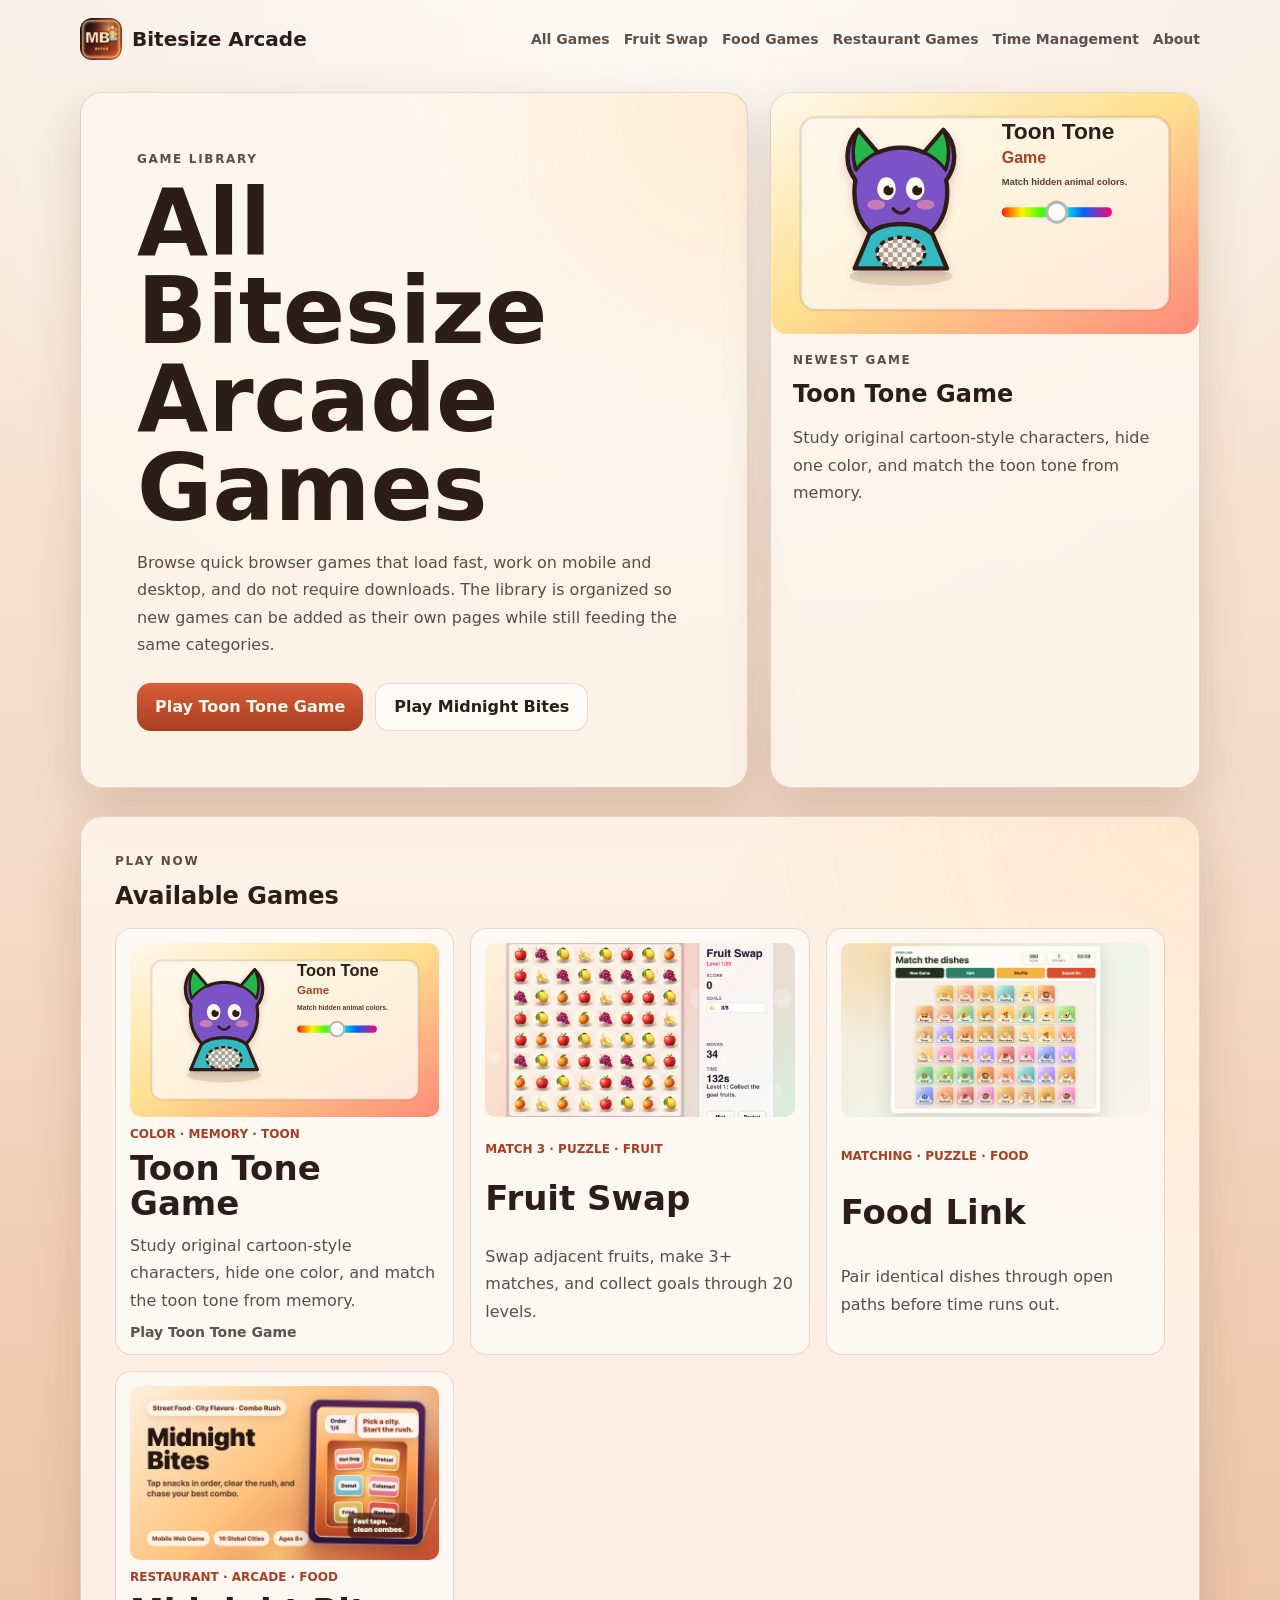
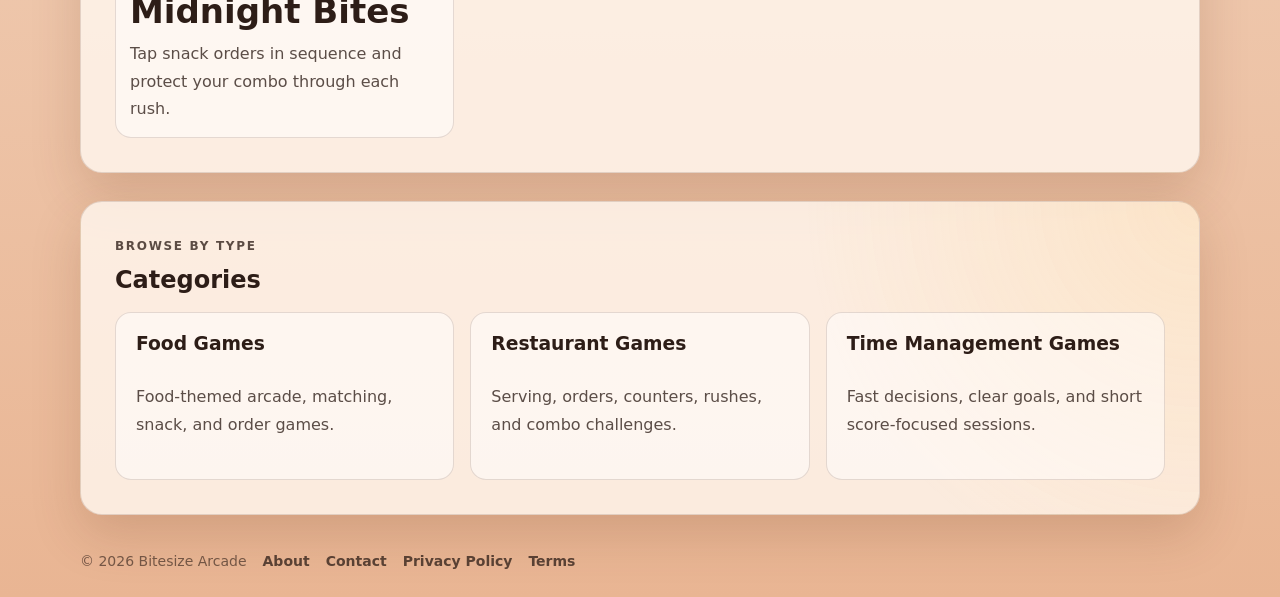
<file: games/index.html>
<!DOCTYPE html>
<html lang="en">
  <head>
    <meta charset="UTF-8" />
    <meta name="viewport" content="width=device-width, initial-scale=1, viewport-fit=cover" />
    <meta name="description" content="Browse all free online games on Bitesize Arcade, including color games, memory games, match 3 games, restaurant games, food games, matching games, and quick no-download browser games." />
    <meta name="keywords" content="free online games, browser games, color games, memory games, match 3 games, food games, matching games, restaurant games, no download games" />
    <meta name="robots" content="index,follow" />
    <link rel="canonical" href="https://bitesizearcade.com/games/" />
    <meta property="og:title" content="All Games - Free Online Browser Games | Bitesize Arcade" />
    <meta property="og:description" content="Play quick no-download games in your browser, including Toon Tone Game, Fruit Swap, Food Link, and Midnight Bites." />
    <meta property="og:url" content="https://bitesizearcade.com/games/" />
    <meta property="og:site_name" content="Bitesize Arcade" />
    <meta property="og:image" content="https://bitesizearcade.com/assets/social/share-cover.jpg" />
    <meta name="twitter:card" content="summary_large_image" />
    <meta name="twitter:image" content="https://bitesizearcade.com/assets/social/share-cover.jpg" />
    <title>All Games - Free Online Browser Games | Bitesize Arcade</title>
    <link rel="icon" type="image/png" sizes="192x192" href="../assets/icons/icon-192.png" />
    <link rel="stylesheet" href="../styles.css?v=20260506arcade" />
    <link rel="stylesheet" href="../site.css?v=20260514library" />
    <script async src="https://www.googletagmanager.com/gtag/js?id=G-W35TK7R6VX"></script>
    <script>
      window.dataLayer = window.dataLayer || [];
      function gtag(){dataLayer.push(arguments);}
      gtag("js", new Date());
      gtag("config", "G-W35TK7R6VX");
    </script>
    <script type="application/ld+json">
      {
        "@context": "https://schema.org",
        "@type": "CollectionPage",
        "name": "All Games",
        "url": "https://bitesizearcade.com/games/",
        "description": "A library of free online browser games from Bitesize Arcade.",
        "isPartOf": {
          "@type": "WebSite",
          "name": "Bitesize Arcade",
          "url": "https://bitesizearcade.com/"
        },
        "mainEntity": [
          {
            "@type": "VideoGame",
            "name": "Toon Tone Game",
            "url": "https://bitesizearcade.com/toon-tone-game/",
            "genre": ["Color game", "Memory game", "Puzzle game"]
          },
          {
            "@type": "VideoGame",
            "name": "Fruit Swap",
            "url": "https://bitesizearcade.com/fruit-swap/",
            "genre": ["Match 3 game", "Puzzle game", "Food game"]
          },
          {
            "@type": "VideoGame",
            "name": "Midnight Bites",
            "url": "https://bitesizearcade.com/midnight-bites/",
            "genre": ["Restaurant game", "Food game", "Time management game"]
          },
          {
            "@type": "VideoGame",
            "name": "Food Link",
            "url": "https://bitesizearcade.com/food-link/",
            "genre": ["Matching game", "Puzzle game", "Food game"]
          }
        ]
      }
    </script>
  </head>
  <body class="site-page">
    <header class="site-header">
      <a class="site-logo" href="../"><img src="../assets/icons/icon-192.png" alt="" /><span>Bitesize Arcade</span></a>
      <nav class="site-nav" aria-label="Primary navigation">
        <a href="../games/">All Games</a>
        <a href="../fruit-swap/">Fruit Swap</a>
        <a href="../food-games/">Food Games</a>
        <a href="../restaurant-games/">Restaurant Games</a>
        <a href="../time-management-games/">Time Management</a>
        <a href="../about/">About</a>
      </nav>
    </header>

    <main class="site-main">
      <section class="site-hero category-hero">
        <div class="site-hero-copy">
          <p class="site-kicker">Game Library</p>
          <h1>All Bitesize Arcade Games</h1>
          <p>
            Browse quick browser games that load fast, work on mobile and desktop, and do not require downloads.
            The library is organized so new games can be added as their own pages while still feeding the same categories.
          </p>
          <div class="site-actions">
            <a class="site-primary-link" href="../toon-tone-game/">Play Toon Tone Game</a>
            <a class="site-secondary-link" href="../midnight-bites/">Play Midnight Bites</a>
          </div>
        </div>
        <a class="featured-game" href="../toon-tone-game/">
          <img src="../assets/games/toon-tone-game/cover.svg" alt="Toon Tone Game color memory game preview" />
          <div>
            <p class="site-kicker">Newest Game</p>
            <h2>Toon Tone Game</h2>
            <p>Study original cartoon-style characters, hide one color, and match the toon tone from memory.</p>
          </div>
        </a>
      </section>

      <section class="site-section">
        <div class="section-head">
          <p class="site-kicker">Play Now</p>
          <h2>Available Games</h2>
        </div>
        <div class="game-library-grid">
          <a class="game-card" href="../toon-tone-game/">
            <img src="../assets/games/toon-tone-game/cover.svg" alt="Toon Tone Game" />
            <span class="game-card-meta">Color · Memory · Toon</span>
            <h3>Toon Tone Game</h3>
            <p>Study original cartoon-style characters, hide one color, and match the toon tone from memory.</p>
            <span class="text-link">Play Toon Tone Game</span>
          </a>
          <a class="game-card" href="../fruit-swap/">
            <img src="../assets/games/fruit-swap/cover.png" alt="Fruit Swap game" />
            <span class="game-card-meta">Match 3 · Puzzle · Fruit</span>
            <h3>Fruit Swap</h3>
            <p>Swap adjacent fruits, make 3+ matches, and collect goals through 20 levels.</p>
          </a>
          <a class="game-card" href="../food-link/">
            <img src="../assets/games/food-link/cover.png" alt="Food Link game" />
            <span class="game-card-meta">Matching · Puzzle · Food</span>
            <h3>Food Link</h3>
            <p>Pair identical dishes through open paths before time runs out.</p>
          </a>
          <a class="game-card" href="../midnight-bites/">
            <img src="../assets/social/share-cover.jpg" alt="Midnight Bites game" />
            <span class="game-card-meta">Restaurant · Arcade · Food</span>
            <h3>Midnight Bites</h3>
            <p>Tap snack orders in sequence and protect your combo through each rush.</p>
          </a>
        </div>
      </section>

      <section class="site-section">
        <div class="section-head">
          <p class="site-kicker">Browse by Type</p>
          <h2>Categories</h2>
        </div>
        <div class="category-grid">
          <a class="category-card" href="../food-games/">
            <h3>Food Games</h3>
            <p>Food-themed arcade, matching, snack, and order games.</p>
          </a>
          <a class="category-card" href="../restaurant-games/">
            <h3>Restaurant Games</h3>
            <p>Serving, orders, counters, rushes, and combo challenges.</p>
          </a>
          <a class="category-card" href="../time-management-games/">
            <h3>Time Management Games</h3>
            <p>Fast decisions, clear goals, and short score-focused sessions.</p>
          </a>
        </div>
      </section>
    </main>

    <footer class="site-footer">
      <span>© 2026 Bitesize Arcade</span>
      <a href="../about/">About</a>
      <a href="../contact/">Contact</a>
      <a href="../docs/privacy.html">Privacy Policy</a>
      <a href="../docs/terms.html">Terms</a>
    </footer>
  </body>
</html>
</file>
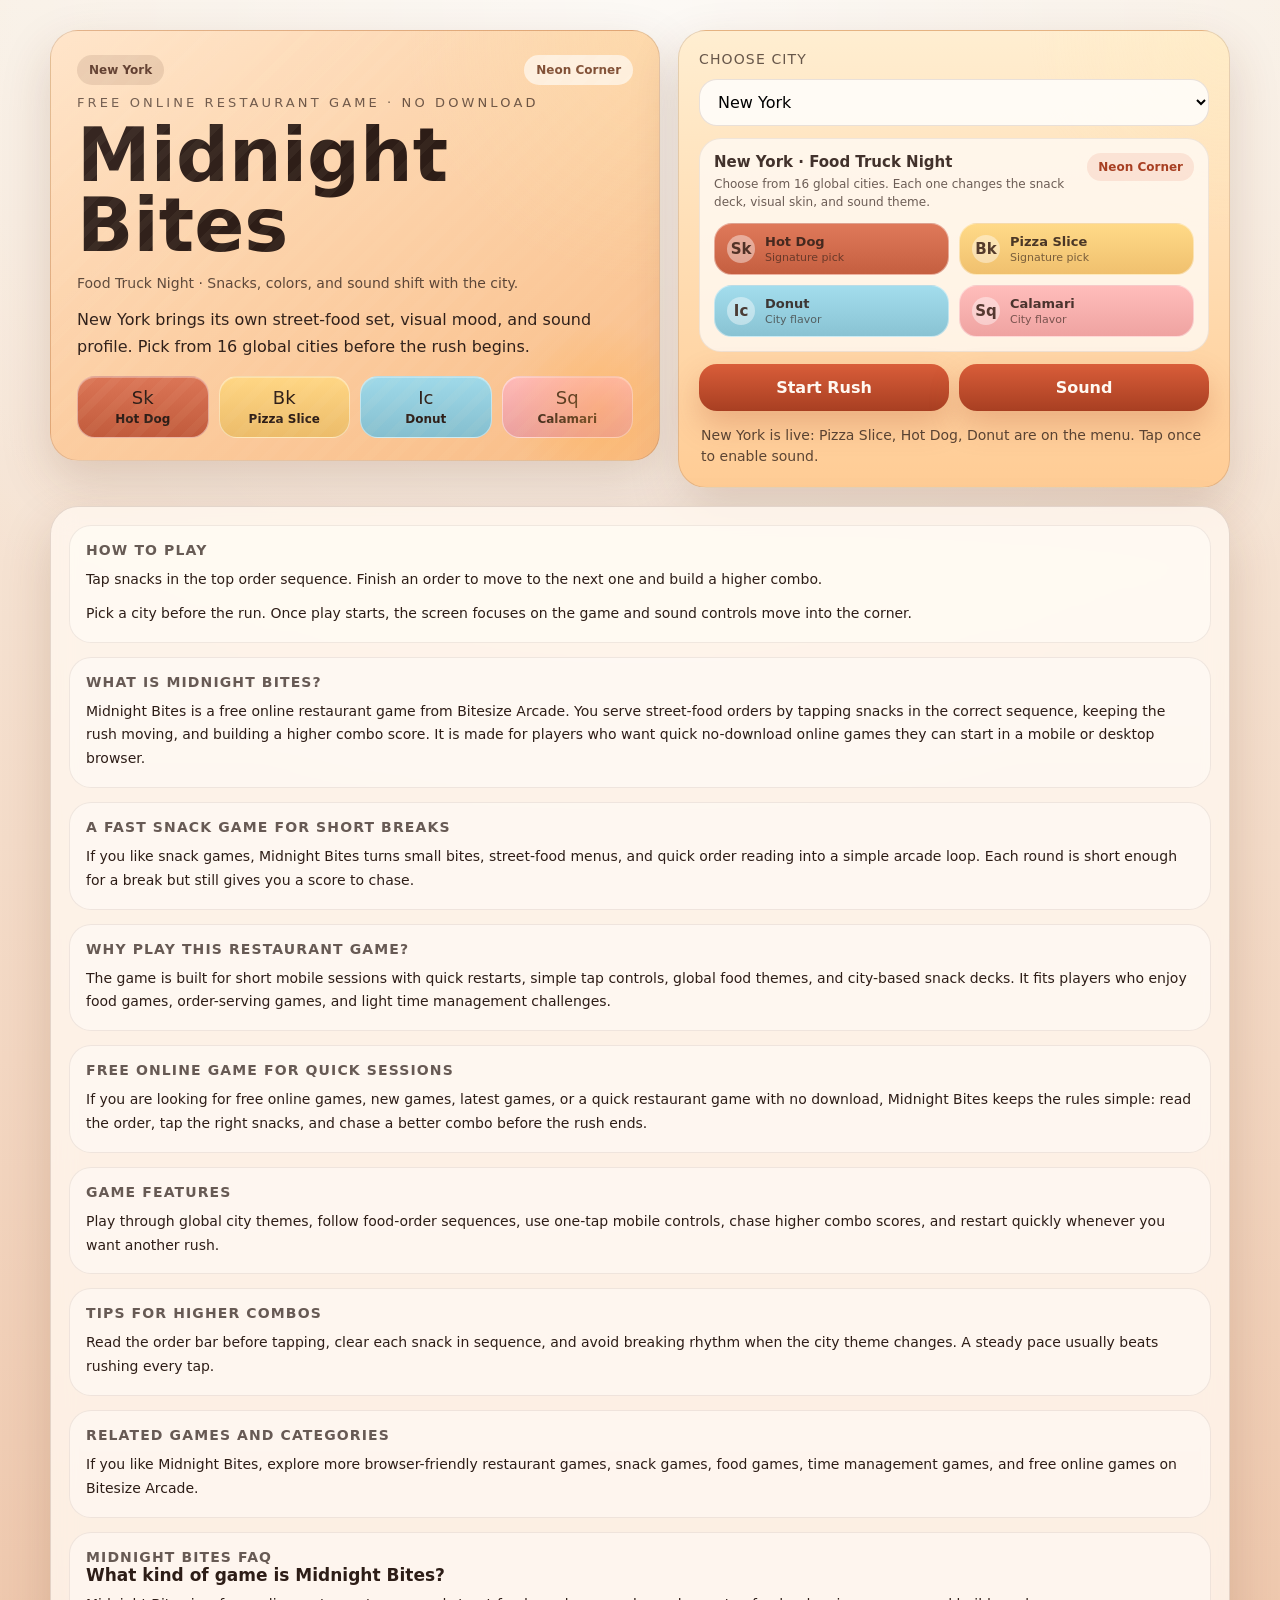
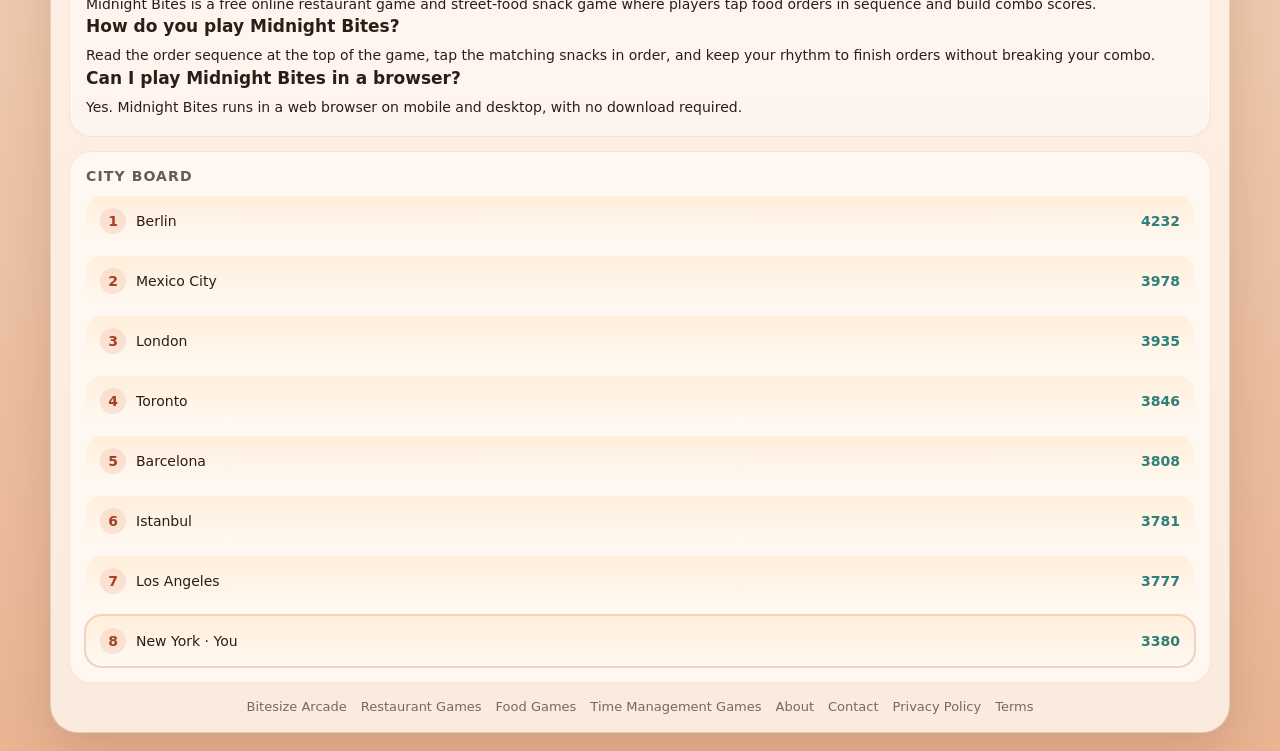
<file: midnight-bites/index.html>
<!DOCTYPE html>
<html lang="en">
  <head>
    <meta charset="UTF-8" />
    <meta name="viewport" content="width=device-width, initial-scale=1, viewport-fit=cover" />
    <meta name="description" content="Play Midnight Bites free online: a no-download restaurant and street-food order game where you tap snack sequences, keep combos alive, and chase quick browser scores." />
    <meta name="keywords" content="Midnight Bites, play restaurant game online, free online restaurant game, street food game, snack games, food games, no download browser games" />
    <meta name="theme-color" content="#d95d39" />
    <meta name="robots" content="index,follow" />
    <meta property="og:title" content="Midnight Bites - Play Free Online Restaurant Game" />
    <meta property="og:description" content="Tap street-food orders in sequence, build combos, and play a quick no-download restaurant game in your browser." />
    <meta property="og:site_name" content="Bitesize Arcade" />
    <link rel="canonical" href="https://bitesizearcade.com/midnight-bites/" />
    <meta property="og:url" content="https://bitesizearcade.com/midnight-bites/" />
    <meta property="og:image" content="https://bitesizearcade.com/assets/social/share-cover.jpg" />
    <meta property="og:image:width" content="1280" />
    <meta property="og:image:height" content="720" />
    <meta property="og:type" content="website" />
    <meta name="twitter:card" content="summary_large_image" />
    <meta name="twitter:title" content="Midnight Bites - Play Free Online Restaurant Game" />
    <meta name="twitter:description" content="A quick no-download restaurant and street-food order game for mobile and desktop browsers." />
    <meta name="twitter:image" content="https://bitesizearcade.com/assets/social/share-cover.jpg" />
    <meta name="twitter:image:alt" content="Midnight Bites mobile street-food combo game" />
    <title>Midnight Bites - Play Free Online Restaurant Game, No Download</title>
    <link rel="stylesheet" href="../styles.css?v=20260506arcade" />
    <link rel="stylesheet" href="../site.css?v=20260506arcade" />
    <link rel="stylesheet" href="../site-additions.css" />
    <script async src="https://www.googletagmanager.com/gtag/js?id=G-W35TK7R6VX"></script>
    <script>
      window.dataLayer = window.dataLayer || [];
      function gtag(){dataLayer.push(arguments);}
      gtag("js", new Date());
      gtag("config", "G-W35TK7R6VX");
    </script>
    <script type="application/ld+json">
      {
        "@context": "https://schema.org",
        "@type": "VideoGame",
        "name": "Midnight Bites",
        "url": "https://bitesizearcade.com/midnight-bites/",
        "description": "A free online restaurant game and street-food snack game for players who want quick no-download browser games, food-order sequences, combos, and light time management challenges.",
        "applicationCategory": "Game",
        "gamePlatform": "Web browser",
        "genre": ["Restaurant game", "Snack game", "Food game", "Time management game", "Arcade game"],
        "operatingSystem": "Any",
        "inLanguage": "en",
        "isAccessibleForFree": true,
        "publisher": {
          "@type": "Organization",
          "name": "Bitesize Arcade"
        },
        "offers": {
          "@type": "Offer",
          "price": "0",
          "priceCurrency": "USD"
        }
      }
    </script>
    <script type="application/ld+json">
      {
        "@context": "https://schema.org",
        "@type": "FAQPage",
        "mainEntity": [
          {
            "@type": "Question",
            "name": "What kind of game is Midnight Bites?",
            "acceptedAnswer": {
              "@type": "Answer",
              "text": "Midnight Bites is a free online restaurant game and street-food snack game where players tap food orders in sequence and build combo scores."
            }
          },
          {
            "@type": "Question",
            "name": "How do you play Midnight Bites?",
            "acceptedAnswer": {
              "@type": "Answer",
              "text": "Read the order sequence at the top of the game, tap the matching snacks in order, and keep your rhythm to finish orders without breaking your combo."
            }
          },
          {
            "@type": "Question",
            "name": "Can I play Midnight Bites in a browser?",
            "acceptedAnswer": {
              "@type": "Answer",
              "text": "Yes. Midnight Bites runs in a web browser on mobile and desktop, with no download required."
            }
          }
        ]
      }
    </script>
  </head>
  <body>
    <div id="loading-screen" class="loading-screen" role="status" aria-live="polite">
      <div class="loading-card">
        <p class="loading-kicker">Warming Up</p>
        <p class="loading-title">Midnight Bites</p>
        <div class="loading-bar" aria-hidden="true">
          <span id="loading-progress"></span>
        </div>
        <p id="loading-text" class="loading-text">Preparing city menus and stall lights...</p>
        <p class="age-tip">Age Notice: Recommended for ages 8 and up</p>
      </div>
    </div>

    <section id="health-dialog" class="health-dialog" aria-hidden="true" role="dialog" aria-modal="true" aria-labelledby="health-title">
      <div class="health-card">
        <p class="health-kicker">Healthy Play Notice</p>
        <h2 id="health-title">Play responsibly and take regular breaks</h2>
        <div class="age-notice" aria-label="Age notice">
          <strong>Age Notice: 8+</strong>
          <span>Recommended for ages 8 and up. Children should play with guidance from a parent or guardian.</span>
        </div>
        <p>This game is for casual entertainment. Protect your eyes, avoid long continuous sessions, and take breaks often.</p>
        <div class="health-actions">
          <button id="health-cancel-btn" class="health-secondary-btn" type="button">Maybe Later</button>
          <button id="health-confirm-btn" type="button">I Understand, Start</button>
        </div>
      </div>
    </section>

    <section id="share-fallback-dialog" class="share-fallback-dialog" aria-hidden="true" role="dialog" aria-modal="true" aria-labelledby="share-fallback-title">
      <div class="share-fallback-card">
        <h2 id="share-fallback-title">Copy Result</h2>
        <p>Your browser blocked automatic copy. Select the text below to copy it manually.</p>
        <textarea id="share-fallback-text" readonly rows="4"></textarea>
        <button id="share-fallback-close" type="button">Close</button>
      </div>
    </section>

    <main id="app-shell" class="app-shell" data-ui-mode="menu">
      <section class="stage-layout">
        <div id="canvas-frame" class="canvas-frame">
          <div class="canvas-hud" aria-label="Game tools">
            <button id="retry-btn" class="hud-btn hud-btn-left" type="button">Restart</button>
            <div class="hud-right">
              <button id="audio-btn" class="hud-btn hud-btn-audio" type="button">Sound</button>
              <button id="menu-btn" class="hud-btn hud-btn-menu" type="button">Cities</button>
              <button id="pause-btn" class="hud-btn hud-btn-pause" type="button">Pause</button>
            </div>
          </div>

          <section id="floating-audio-panel" class="floating-audio-panel audio-panel" aria-label="Sound settings">
            <div class="audio-panel-head">
              <h2>Sound Mixer</h2>
              <span id="audio-state-pill" class="audio-state-pill">Locked</span>
            </div>

            <div class="audio-preset-group" aria-label="Sound presets">
              <button id="preset-groove" class="preset-btn" type="button">Light Groove</button>
              <button id="preset-market" class="preset-btn" type="button">Street Ambience</button>
            </div>

            <p id="audio-preset-hint" class="audio-preset-hint">
              Current preset: Light Groove. Music leads while ambience stays tucked into the beat.
            </p>

            <div class="audio-control">
              <div class="audio-control-head">
                <label for="bgm-slider">BGM</label>
                <span id="bgm-value">35%</span>
              </div>
              <div class="audio-control-row">
                <input id="bgm-slider" type="range" min="0" max="100" value="35" />
                <button id="bgm-toggle" class="mini-btn" type="button">On</button>
              </div>
            </div>

            <div class="audio-control">
              <div class="audio-control-head">
                <label for="ambience-slider">Ambience</label>
                <span id="ambience-value">55%</span>
              </div>
              <div class="audio-control-row">
                <input id="ambience-slider" type="range" min="0" max="100" value="55" />
                <button id="ambience-toggle" class="mini-btn" type="button">On</button>
              </div>
            </div>

            <div class="audio-control">
              <div class="audio-control-head">
                <label for="sfx-slider">SFX</label>
                <span id="sfx-value">82%</span>
              </div>
              <div class="audio-control-row">
                <input id="sfx-slider" type="range" min="0" max="100" value="82" />
                <button id="sfx-toggle" class="mini-btn" type="button">On</button>
              </div>
            </div>

            <p id="audio-diagnostics" class="audio-diagnostics">
              Audio unlocks after your first tap. Channel status will appear here.
            </p>

            <div class="audio-utility-row">
              <button id="quit-btn" class="panel-utility-btn" type="button">Back to Cities</button>
              <button id="share-btn" class="panel-utility-btn" type="button">Copy Result</button>
            </div>

            <button id="revive-btn" class="panel-utility-btn revive-utility-btn" type="button">Cooler Refill</button>
          </section>

          <canvas
            id="game"
            width="900"
            height="1380"
            aria-label="Midnight Bites game canvas"
          ></canvas>
        </div>

        <aside class="side-stack">
          <section id="hero-copy" class="hero-copy" data-scene="lanterns">
            <div class="hero-city-head">
              <p id="hero-city-pill" class="hero-city-pill">New York</p>
              <p id="hero-scene-pill" class="hero-scene-pill">Neon Corner</p>
            </div>
            <p class="eyebrow">FREE ONLINE RESTAURANT GAME · NO DOWNLOAD</p>
            <h1>Midnight Bites</h1>
            <p id="hero-market-line" class="hero-market-line">Food Truck Night · Snacks and sounds change with each city.</p>
            <p id="hero-tagline" class="tagline">
              Tap the snacks in the order shown at the top. Keep your combo alive, clear the rush, and play a fast no-download restaurant game built around global street-food cities.
            </p>
            <div id="hero-ingredient-strip" class="hero-ingredient-strip"></div>
          </section>

          <section id="control-card" class="control-card" data-scene="lanterns">
            <label for="province-select">Choose City</label>
            <select id="province-select" aria-label="Choose city"></select>

            <section id="city-preview-card" class="city-preview-card">
              <div class="city-preview-head">
                <div>
                  <p id="city-preview-title" class="city-preview-title">New York · Food Truck Night</p>
                  <p id="city-preview-subtitle" class="city-preview-subtitle">Each city changes the snack deck, visual skin, and sound theme.</p>
                </div>
                <span id="city-preview-scene" class="city-preview-scene">Neon Corner</span>
              </div>
              <div id="city-preview-items" class="city-preview-items"></div>
            </section>

            <div class="button-row">
              <button id="start-btn" type="button">Start Rush</button>
              <button id="menu-audio-btn" type="button">Sound</button>
            </div>

            <p id="status-line" class="status-line">Switch cities to change the snack deck, card art, and street ambience.</p>
          </section>

          <section class="side-panel">
            <section class="panel-block">
              <h2>How to Play</h2>
              <p>Tap snacks in the top order sequence. Finish an order to move to the next one and build a higher combo.</p>
              <p>Pick a city before the run. Once play starts, the screen focuses on the game and sound controls move into the corner.</p>
            </section>

            <section class="panel-block game-seo-block">
              <h2>What is Midnight Bites?</h2>
              <p>
                Midnight Bites is a free online restaurant game from Bitesize Arcade. You serve street-food orders by tapping snacks in the correct sequence, keeping the rush moving, and building a higher combo score. It is made for players who want quick no-download online games they can start in a mobile or desktop browser.
              </p>
            </section>

            <section class="panel-block game-seo-block">
              <h2>A Fast Snack Game for Short Breaks</h2>
              <p>
                If you like snack games, Midnight Bites turns small bites, street-food menus, and quick order reading into a simple arcade loop. Each round is short enough for a break but still gives you a score to chase.
              </p>
            </section>

            <section class="panel-block game-seo-block">
              <h2>Why Play This Restaurant Game?</h2>
              <p>
                The game is built for short mobile sessions with quick restarts, simple tap controls, global food themes, and city-based snack decks. It fits players who enjoy food games, order-serving games, and light time management challenges.
              </p>
            </section>

            <section class="panel-block game-seo-block">
              <h2>Free Online Game for Quick Sessions</h2>
              <p>
                If you are looking for free online games, new games, latest games, or a quick restaurant game with no download, Midnight Bites keeps the rules simple: read the order, tap the right snacks, and chase a better combo before the rush ends.
              </p>
            </section>

            <section class="panel-block game-seo-block">
              <h2>Game Features</h2>
              <p>
                Play through global city themes, follow food-order sequences, use one-tap mobile controls, chase higher combo scores, and restart quickly whenever you want another rush.
              </p>
            </section>

            <section class="panel-block game-seo-block">
              <h2>Tips for Higher Combos</h2>
              <p>
                Read the order bar before tapping, clear each snack in sequence, and avoid breaking rhythm when the city theme changes. A steady pace usually beats rushing every tap.
              </p>
            </section>

            <section class="panel-block game-seo-block">
              <h2>Related Games and Categories</h2>
              <p>
                If you like Midnight Bites, explore more browser-friendly restaurant games, snack games, food games, time management games, and free online games on Bitesize Arcade.
              </p>
            </section>

            <section class="panel-block game-seo-block">
              <h2>Midnight Bites FAQ</h2>
              <h3>What kind of game is Midnight Bites?</h3>
              <p>Midnight Bites is a free online restaurant game and street-food snack game where players tap food orders in sequence and build combo scores.</p>
              <h3>How do you play Midnight Bites?</h3>
              <p>Read the order sequence at the top of the game, tap the matching snacks in order, and keep your rhythm to finish orders without breaking your combo.</p>
              <h3>Can I play Midnight Bites in a browser?</h3>
              <p>Yes. Midnight Bites runs in a web browser on mobile and desktop, with no download required.</p>
            </section>

            <section class="panel-block">
              <h2>City Board</h2>
              <ol id="leaderboard" class="leaderboard"></ol>
            </section>

            <nav class="legal-links" aria-label="Site information">
              <a href="../">Bitesize Arcade</a>
              <a href="../restaurant-games/">Restaurant Games</a>
              <a href="../food-games/">Food Games</a>
              <a href="../time-management-games/">Time Management Games</a>
              <a href="../about/">About</a>
              <a href="../contact/">Contact</a>
              <a href="../docs/privacy.html">Privacy Policy</a>
              <a href="../docs/terms.html">Terms</a>
            </nav>
          </section>
        </aside>
      </section>
    </main>

    <script src="../game.js?v=20260506arcade"></script>
  </body>
</html>
</file>
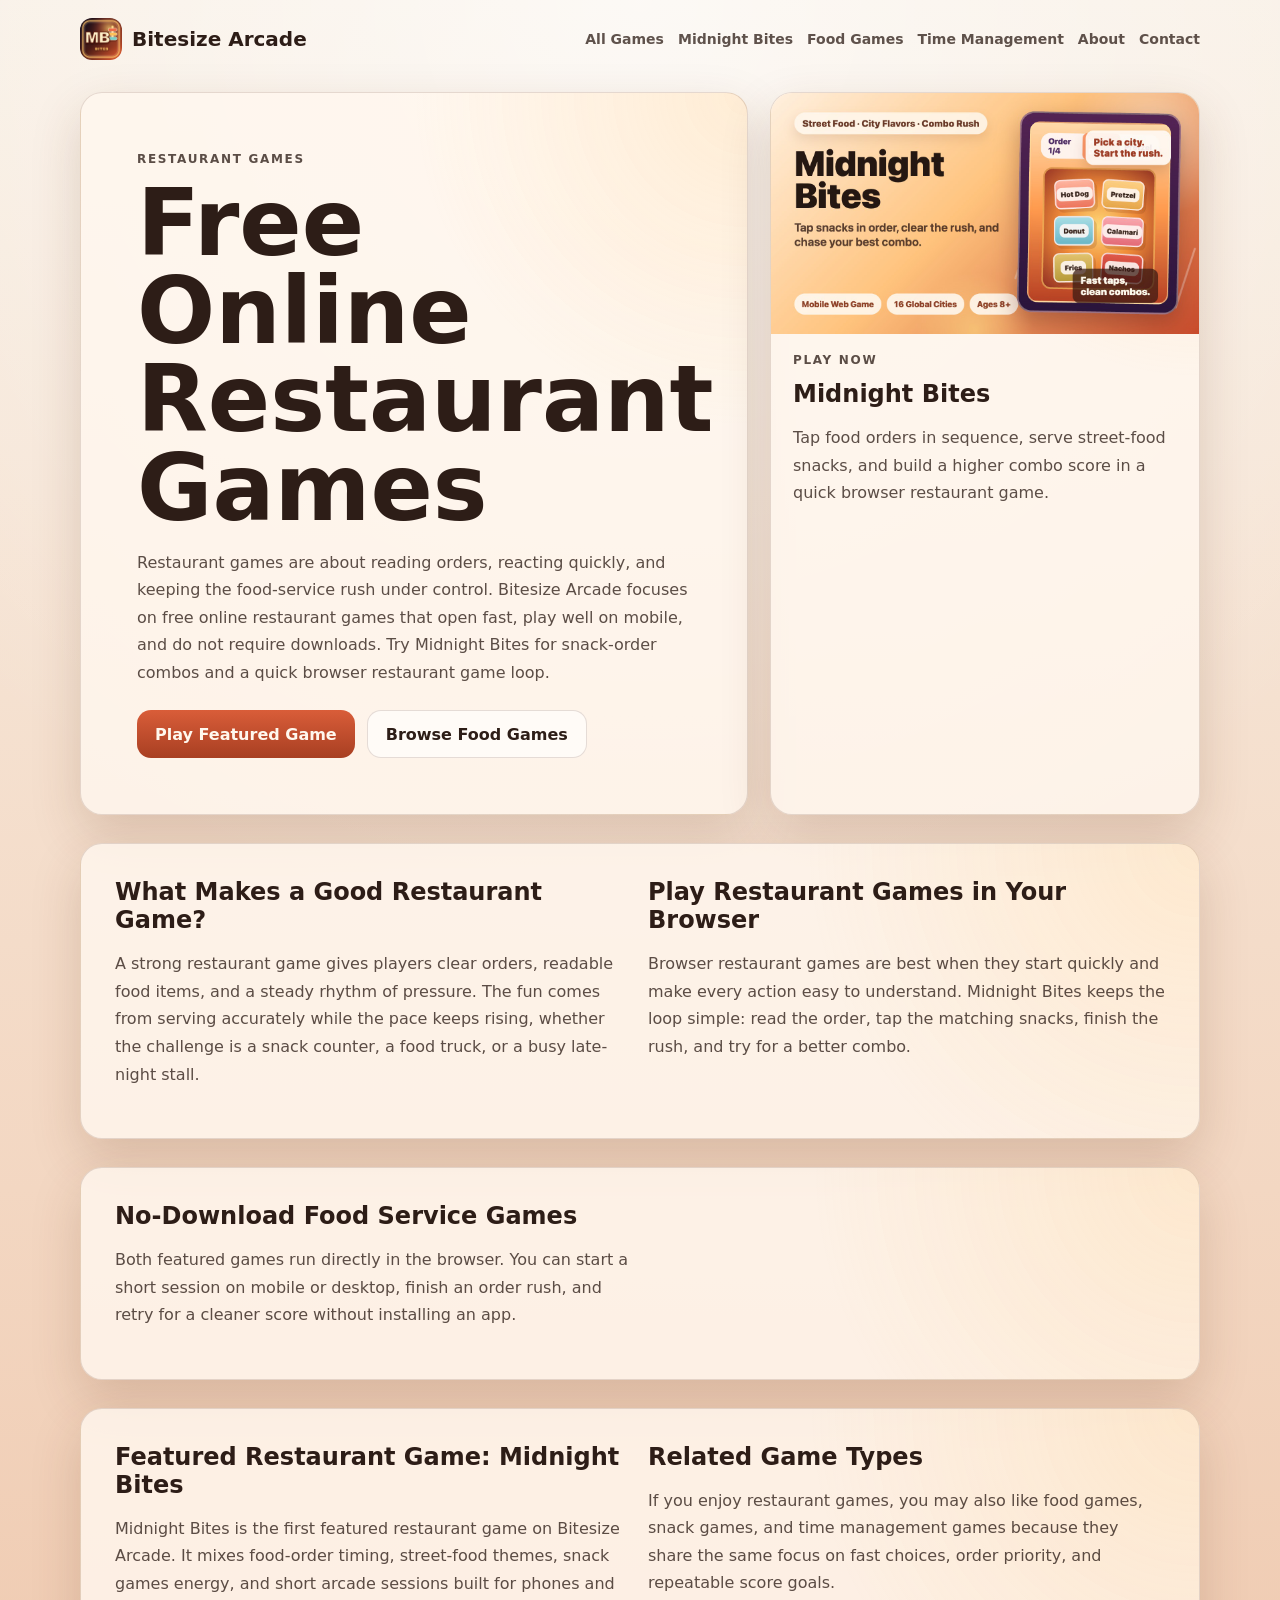
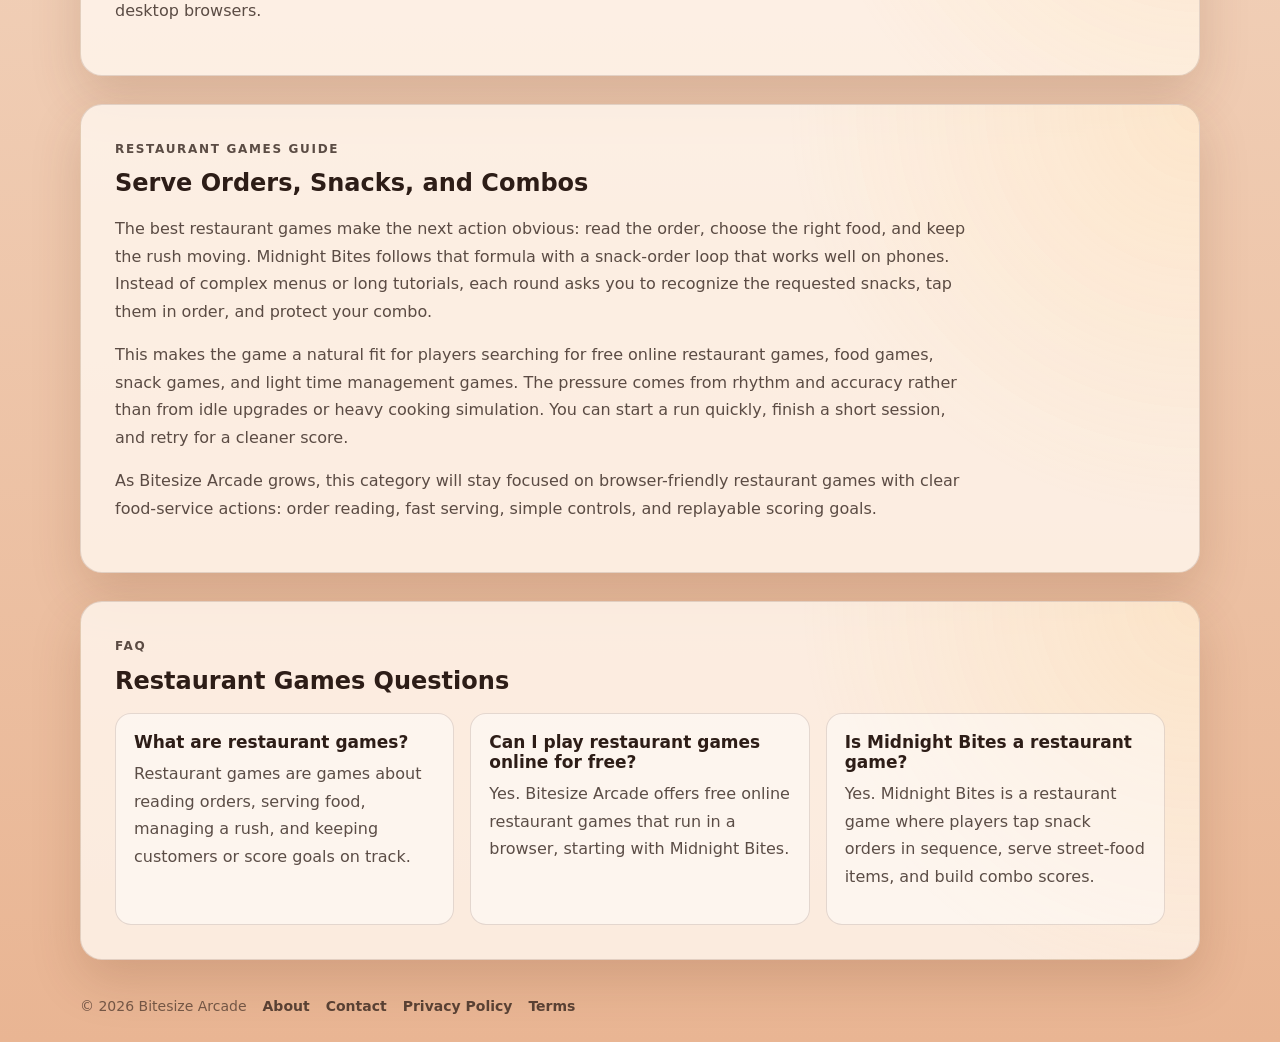
<file: restaurant-games/index.html>
<!DOCTYPE html>
<html lang="en">
  <head>
    <meta charset="UTF-8" />
    <meta name="viewport" content="width=device-width, initial-scale=1, viewport-fit=cover" />
    <meta name="description" content="Play free online restaurant games at Bitesize Arcade. Serve food orders, manage quick food rushes, and build combos in browser-friendly restaurant games." />
    <meta name="keywords" content="restaurant games, free online restaurant games, food games, snack games, time management games" />
    <meta name="robots" content="index,follow" />
    <link rel="canonical" href="https://bitesizearcade.com/restaurant-games/" />
    <meta property="og:title" content="Restaurant Games - Free Online Restaurant Games | Bitesize Arcade" />
    <meta property="og:description" content="Play free online restaurant games, including Midnight Bites, a fast food-order game about serving snacks and building combos." />
    <meta property="og:url" content="https://bitesizearcade.com/restaurant-games/" />
    <meta property="og:site_name" content="Bitesize Arcade" />
    <meta property="og:image" content="https://bitesizearcade.com/assets/social/share-cover.jpg" />
    <meta name="twitter:card" content="summary_large_image" />
    <meta name="twitter:image" content="https://bitesizearcade.com/assets/social/share-cover.jpg" />
    <title>Restaurant Games - Free Online Restaurant Games | Bitesize Arcade</title>
    <link rel="icon" type="image/png" sizes="192x192" href="../assets/icons/icon-192.png" />
    <link rel="stylesheet" href="../styles.css?v=20260506arcade" />
    <link rel="stylesheet" href="../site.css?v=20260514library" />
    <script async src="https://www.googletagmanager.com/gtag/js?id=G-W35TK7R6VX"></script>
    <script>
      window.dataLayer = window.dataLayer || [];
      function gtag(){dataLayer.push(arguments);}
      gtag("js", new Date());
      gtag("config", "G-W35TK7R6VX");
    </script>
    <script type="application/ld+json">
      {
        "@context": "https://schema.org",
        "@type": "CollectionPage",
        "name": "Restaurant Games",
        "url": "https://bitesizearcade.com/restaurant-games/",
        "description": "Free online restaurant games and food-order browser games, featuring Midnight Bites.",
        "isPartOf": {
          "@type": "WebSite",
          "name": "Bitesize Arcade",
          "url": "https://bitesizearcade.com/"
        },
        "mainEntity": {
          "@type": "VideoGame",
          "name": "Midnight Bites",
          "url": "https://bitesizearcade.com/midnight-bites/",
          "genre": ["Restaurant game", "Snack game", "Food game", "Time management game"]
        }
      }
    </script>
    <script type="application/ld+json">
      {
        "@context": "https://schema.org",
        "@type": "FAQPage",
        "mainEntity": [
          {
            "@type": "Question",
            "name": "What are restaurant games?",
            "acceptedAnswer": {
              "@type": "Answer",
              "text": "Restaurant games are games about reading orders, serving food, managing a rush, and keeping customers or score goals on track."
            }
          },
          {
            "@type": "Question",
            "name": "Can I play restaurant games online for free?",
            "acceptedAnswer": {
              "@type": "Answer",
              "text": "Yes. Bitesize Arcade offers free online restaurant games that run in a browser, starting with Midnight Bites."
            }
          },
          {
            "@type": "Question",
            "name": "Is Midnight Bites a restaurant game?",
            "acceptedAnswer": {
              "@type": "Answer",
              "text": "Yes. Midnight Bites is a restaurant game where players tap snack orders in sequence, serve street-food items, and build combo scores."
            }
          }
        ]
      }
    </script>
  </head>
  <body class="site-page">
    <header class="site-header">
      <a class="site-logo" href="../"><img src="../assets/icons/icon-192.png" alt="" /><span>Bitesize Arcade</span></a>
      <nav class="site-nav" aria-label="Primary navigation">
        <a href="../games/">All Games</a>
        <a href="../midnight-bites/">Midnight Bites</a>
        <a href="../food-games/">Food Games</a>
        <a href="../time-management-games/">Time Management</a>
        <a href="../about/">About</a>
        <a href="../contact/">Contact</a>
      </nav>
    </header>
    <main class="site-main">
      <section class="site-hero category-hero">
        <div class="site-hero-copy">
          <p class="site-kicker">Restaurant Games</p>
          <h1>Free Online Restaurant Games</h1>
          <p>
            Restaurant games are about reading orders, reacting quickly, and keeping the food-service rush under control.
            Bitesize Arcade focuses on free online restaurant games that open fast, play well on mobile, and do not require downloads.
            Try Midnight Bites for snack-order combos and a quick browser restaurant game loop.
          </p>
          <div class="site-actions">
            <a class="site-primary-link" href="../midnight-bites/">Play Featured Game</a>
            <a class="site-secondary-link" href="../food-games/">Browse Food Games</a>
          </div>
        </div>
        <a class="featured-game" href="../midnight-bites/">
          <img src="../assets/social/share-cover.jpg" alt="Midnight Bites restaurant game" />
          <div>
            <p class="site-kicker">Play Now</p>
            <h2>Midnight Bites</h2>
            <p>Tap food orders in sequence, serve street-food snacks, and build a higher combo score in a quick browser restaurant game.</p>
          </div>
        </a>
      </section>
      <section class="site-section editorial-section">
        <div>
          <h2>What Makes a Good Restaurant Game?</h2>
          <p>
            A strong restaurant game gives players clear orders, readable food items, and a steady rhythm of pressure.
            The fun comes from serving accurately while the pace keeps rising, whether the challenge is a snack counter,
            a food truck, or a busy late-night stall.
          </p>
        </div>
        <div>
          <h2>Play Restaurant Games in Your Browser</h2>
          <p>
            Browser restaurant games are best when they start quickly and make every action easy to understand.
            Midnight Bites keeps the loop simple: read the order, tap the matching snacks, finish the rush, and try for a better combo.
          </p>
        </div>
      </section>
      <section class="site-section editorial-section">
        <div>
          <h2>No-Download Food Service Games</h2>
          <p>
            Both featured games run directly in the browser. You can start a short session on mobile or desktop,
            finish an order rush, and retry for a cleaner score without installing an app.
          </p>
        </div>
      </section>
      <section class="site-section editorial-section">
        <div>
          <h2>Featured Restaurant Game: Midnight Bites</h2>
          <p>
            Midnight Bites is the first featured restaurant game on Bitesize Arcade. It mixes food-order timing,
            street-food themes, snack games energy, and short arcade sessions built for phones and desktop browsers.
          </p>
        </div>
        <div>
          <h2>Related Game Types</h2>
          <p>
            If you enjoy restaurant games, you may also like food games, snack games, and time management games because they share
            the same focus on fast choices, order priority, and repeatable score goals.
          </p>
        </div>
      </section>
      <section class="site-section">
        <div class="section-head">
          <p class="site-kicker">Restaurant Games Guide</p>
          <h2>Serve Orders, Snacks, and Combos</h2>
        </div>
        <div class="long-copy">
          <p>
            The best restaurant games make the next action obvious: read the order, choose the right food, and keep the
            rush moving. Midnight Bites follows that formula with a snack-order loop that works well on phones. Instead
            of complex menus or long tutorials, each round asks you to recognize the requested snacks, tap them in order,
            and protect your combo.
          </p>
          <p>
            This makes the game a natural fit for players searching for free online restaurant games, food games, snack
            games, and light time management games. The pressure comes from rhythm and accuracy rather than from idle
            upgrades or heavy cooking simulation. You can start a run quickly, finish a short session, and retry for a
            cleaner score.
          </p>
          <p>
            As Bitesize Arcade grows, this category will stay focused on browser-friendly restaurant games with clear
            food-service actions: order reading, fast serving, simple controls, and replayable scoring goals.
          </p>
        </div>
      </section>
      <section class="site-section faq-section">
        <div class="section-head">
          <p class="site-kicker">FAQ</p>
          <h2>Restaurant Games Questions</h2>
        </div>
        <div class="faq-list">
          <div>
            <h3>What are restaurant games?</h3>
            <p>Restaurant games are games about reading orders, serving food, managing a rush, and keeping customers or score goals on track.</p>
          </div>
          <div>
            <h3>Can I play restaurant games online for free?</h3>
            <p>Yes. Bitesize Arcade offers free online restaurant games that run in a browser, starting with Midnight Bites.</p>
          </div>
          <div>
            <h3>Is Midnight Bites a restaurant game?</h3>
            <p>Yes. Midnight Bites is a restaurant game where players tap snack orders in sequence, serve street-food items, and build combo scores.</p>
          </div>
        </div>
      </section>
    </main>
    <footer class="site-footer">
      <span>© 2026 Bitesize Arcade</span>
      <a href="../about/">About</a>
      <a href="../contact/">Contact</a>
      <a href="../docs/privacy.html">Privacy Policy</a>
      <a href="../docs/terms.html">Terms</a>
    </footer>
  </body>
</html>
</file>
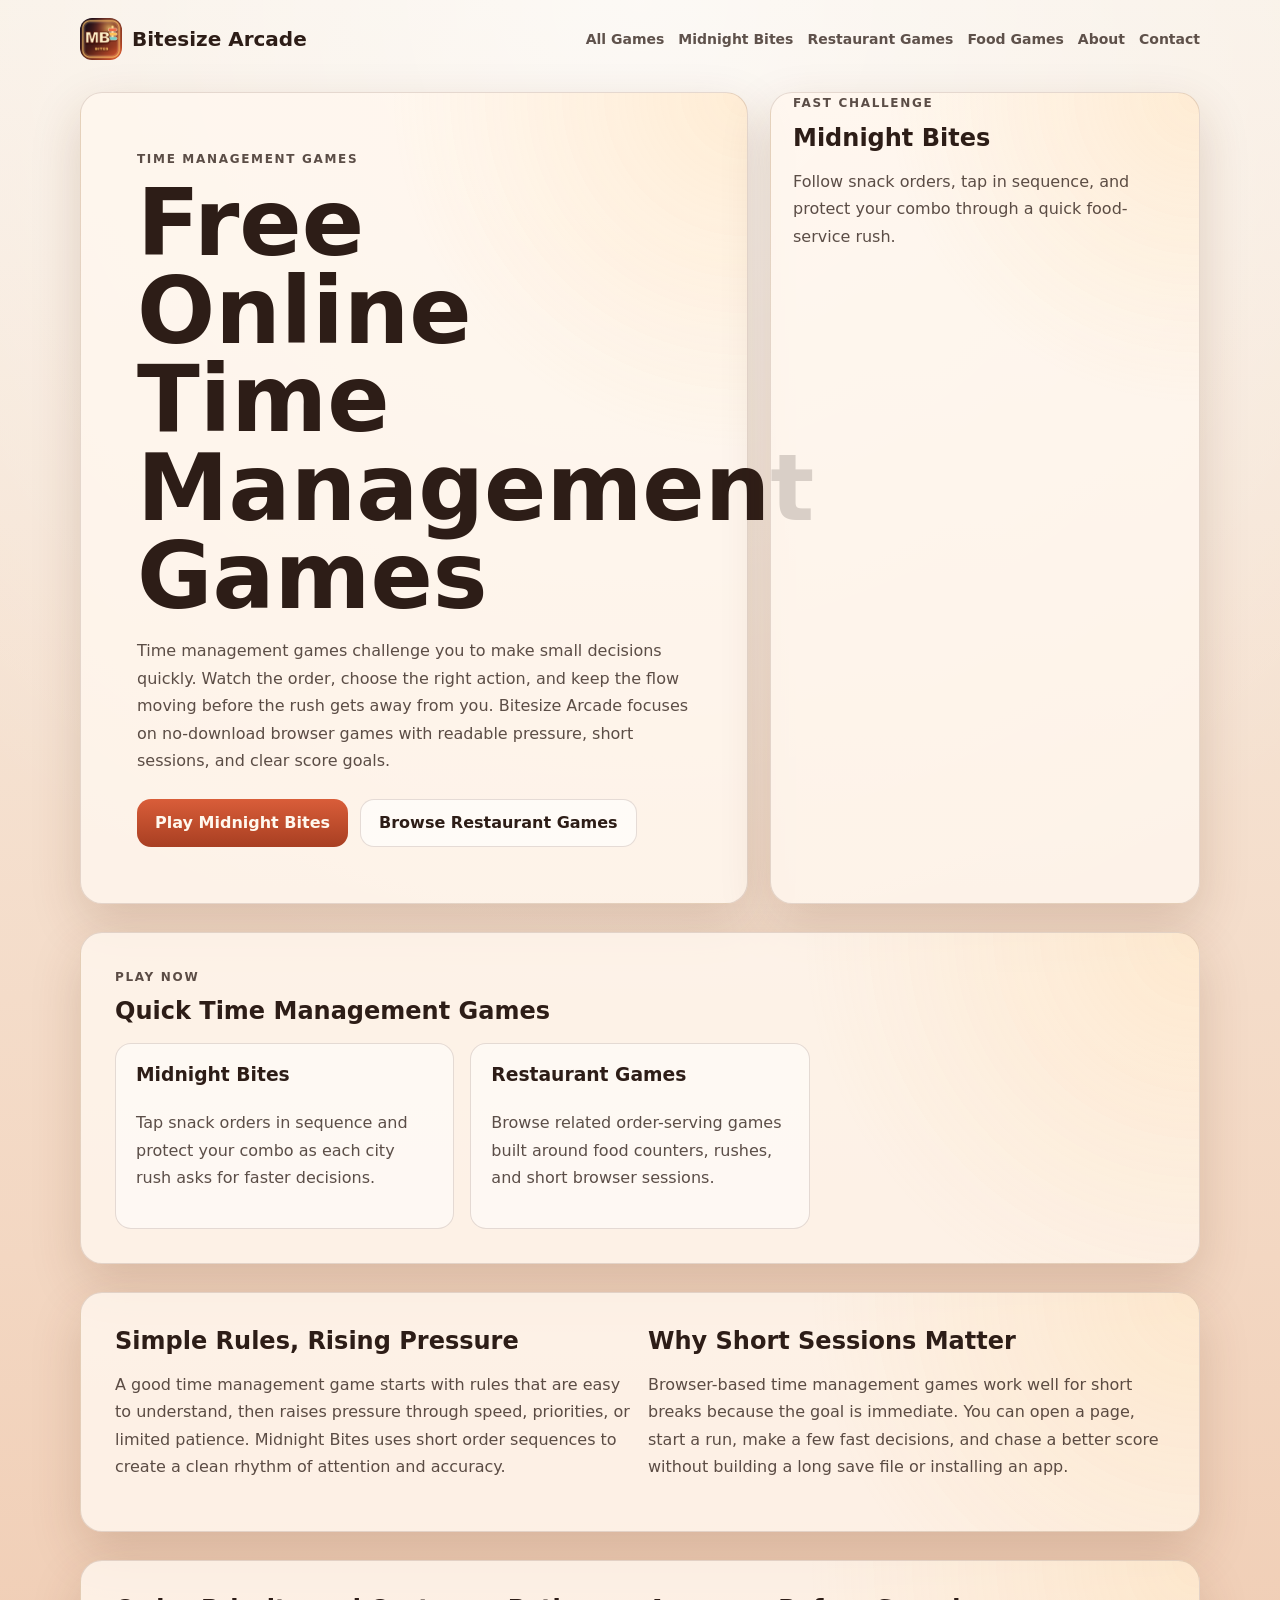
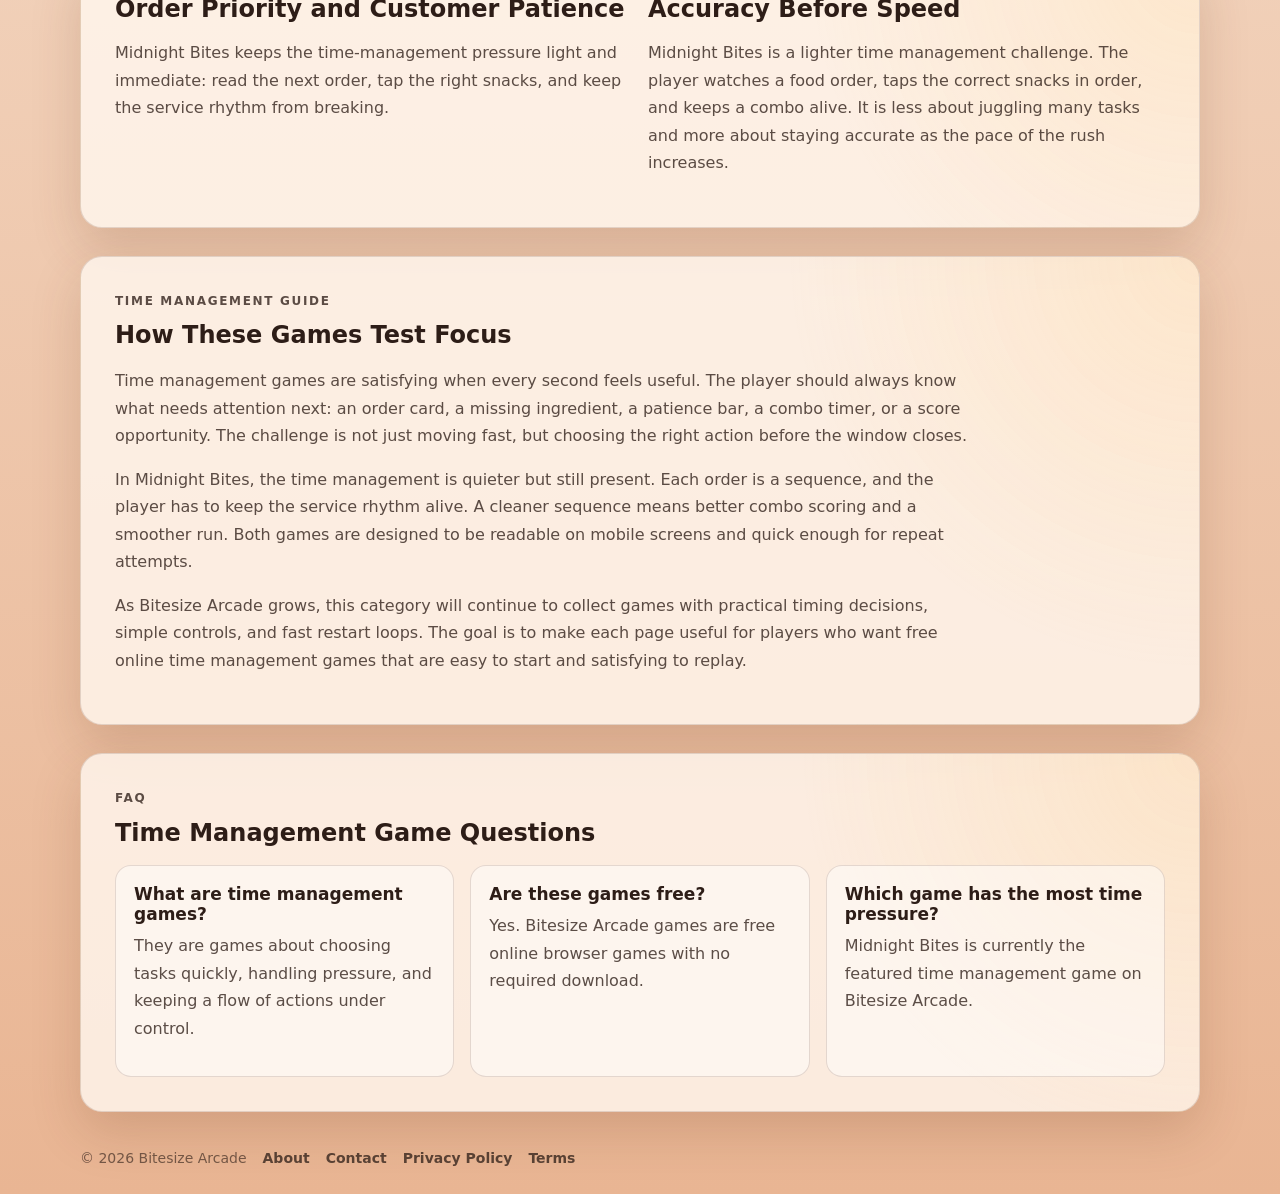
<file: time-management-games/index.html>
<!DOCTYPE html>
<html lang="en">
  <head>
    <meta charset="UTF-8" />
    <meta name="viewport" content="width=device-width, initial-scale=1, viewport-fit=cover" />
    <meta name="description" content="Play free online time management games at Bitesize Arcade. Keep up with orders, clear tasks, build combos, and play fast browser games with no download." />
    <meta name="keywords" content="time management games, restaurant games, food games, snack games, browser games, no download games" />
    <meta name="robots" content="index,follow" />
    <link rel="canonical" href="https://bitesizearcade.com/time-management-games/" />
    <meta property="og:title" content="Time Management Games - Free Online Games | Bitesize Arcade" />
    <meta property="og:description" content="Play free online time management games built around quick choices, food orders, customer patience, and score combos." />
    <meta property="og:url" content="https://bitesizearcade.com/time-management-games/" />
    <meta property="og:site_name" content="Bitesize Arcade" />
    <meta property="og:image" content="https://bitesizearcade.com/assets/social/share-cover.jpg" />
    <meta name="twitter:card" content="summary_large_image" />
    <meta name="twitter:image" content="https://bitesizearcade.com/assets/social/share-cover.jpg" />
    <title>Time Management Games - Free Online Games | Bitesize Arcade</title>
    <link rel="icon" type="image/png" sizes="192x192" href="../assets/icons/icon-192.png" />
    <link rel="stylesheet" href="../styles.css?v=20260506arcade" />
    <link rel="stylesheet" href="../site.css?v=20260514library" />
    <script async src="https://www.googletagmanager.com/gtag/js?id=G-W35TK7R6VX"></script>
    <script>
      window.dataLayer = window.dataLayer || [];
      function gtag(){dataLayer.push(arguments);}
      gtag("js", new Date());
      gtag("config", "G-W35TK7R6VX");
    </script>
    <script type="application/ld+json">
      {
        "@context": "https://schema.org",
        "@type": "CollectionPage",
        "name": "Time Management Games",
        "url": "https://bitesizearcade.com/time-management-games/",
        "description": "Free online time management games with quick decisions, food orders, patience pressure, and browser-friendly controls.",
        "isPartOf": {
          "@type": "WebSite",
          "name": "Bitesize Arcade",
          "url": "https://bitesizearcade.com/"
        }
      }
    </script>
  </head>
  <body class="site-page">
    <header class="site-header">
      <a class="site-logo" href="../"><img src="../assets/icons/icon-192.png" alt="" /><span>Bitesize Arcade</span></a>
      <nav class="site-nav" aria-label="Primary navigation">
        <a href="../games/">All Games</a>
        <a href="../midnight-bites/">Midnight Bites</a>
        <a href="../restaurant-games/">Restaurant Games</a>
        <a href="../food-games/">Food Games</a>
        <a href="../about/">About</a>
        <a href="../contact/">Contact</a>
      </nav>
    </header>

    <main class="site-main">
      <section class="site-hero category-hero">
        <div class="site-hero-copy">
          <p class="site-kicker">Time Management Games</p>
          <h1>Free Online Time Management Games</h1>
          <p>
            Time management games challenge you to make small decisions quickly. Watch the order, choose the right action,
            and keep the flow moving before the rush gets away from you. Bitesize Arcade focuses on no-download browser games
            with readable pressure, short sessions, and clear score goals.
          </p>
          <div class="site-actions">
            <a class="site-primary-link" href="../midnight-bites/">Play Midnight Bites</a>
            <a class="site-secondary-link" href="../restaurant-games/">Browse Restaurant Games</a>
          </div>
        </div>
        <a class="featured-game" href="../midnight-bites/">
          <div>
            <p class="site-kicker">Fast Challenge</p>
            <h2>Midnight Bites</h2>
            <p>Follow snack orders, tap in sequence, and protect your combo through a quick food-service rush.</p>
          </div>
        </a>
      </section>

      <section class="site-section">
        <div class="section-head">
          <p class="site-kicker">Play Now</p>
          <h2>Quick Time Management Games</h2>
        </div>
        <div class="category-grid">
          <a class="category-card" href="../midnight-bites/">
            <h3>Midnight Bites</h3>
            <p>Tap snack orders in sequence and protect your combo as each city rush asks for faster decisions.</p>
          </a>
          <a class="category-card" href="../restaurant-games/">
            <h3>Restaurant Games</h3>
            <p>Browse related order-serving games built around food counters, rushes, and short browser sessions.</p>
          </a>
        </div>
      </section>

      <section class="site-section editorial-section">
        <div>
          <h2>Simple Rules, Rising Pressure</h2>
          <p>
            A good time management game starts with rules that are easy to understand, then raises pressure through speed, priorities,
            or limited patience. Midnight Bites uses short order sequences to create a clean rhythm of attention and accuracy.
          </p>
        </div>
        <div>
          <h2>Why Short Sessions Matter</h2>
          <p>
            Browser-based time management games work well for short breaks because the goal is immediate. You can open a page,
            start a run, make a few fast decisions, and chase a better score without building a long save file or installing an app.
          </p>
        </div>
      </section>

      <section class="site-section editorial-section">
        <div>
          <h2>Order Priority and Customer Patience</h2>
          <p>
            Midnight Bites keeps the time-management pressure light and immediate: read the next order, tap the right snacks,
            and keep the service rhythm from breaking.
          </p>
        </div>
        <div>
          <h2>Accuracy Before Speed</h2>
          <p>
            Midnight Bites is a lighter time management challenge. The player watches a food order, taps the correct snacks in order,
            and keeps a combo alive. It is less about juggling many tasks and more about staying accurate as the pace of the rush increases.
          </p>
        </div>
      </section>

      <section class="site-section">
        <div class="section-head">
          <p class="site-kicker">Time Management Guide</p>
          <h2>How These Games Test Focus</h2>
        </div>
        <div class="long-copy">
          <p>
            Time management games are satisfying when every second feels useful. The player should always know what needs attention next:
            an order card, a missing ingredient, a patience bar, a combo timer, or a score opportunity. The challenge is not just moving fast,
            but choosing the right action before the window closes.
          </p>
          <p>
            In Midnight Bites, the time management is quieter but still present. Each order is a sequence, and the player has to keep the service rhythm alive.
            A cleaner sequence means better combo scoring and a smoother run. Both games are designed to be readable on mobile screens and quick enough for repeat attempts.
          </p>
          <p>
            As Bitesize Arcade grows, this category will continue to collect games with practical timing decisions, simple controls, and fast restart loops.
            The goal is to make each page useful for players who want free online time management games that are easy to start and satisfying to replay.
          </p>
        </div>
      </section>

      <section class="site-section faq-section">
        <div class="section-head">
          <p class="site-kicker">FAQ</p>
          <h2>Time Management Game Questions</h2>
        </div>
        <div class="faq-list">
          <div>
            <h3>What are time management games?</h3>
            <p>They are games about choosing tasks quickly, handling pressure, and keeping a flow of actions under control.</p>
          </div>
          <div>
            <h3>Are these games free?</h3>
            <p>Yes. Bitesize Arcade games are free online browser games with no required download.</p>
          </div>
          <div>
            <h3>Which game has the most time pressure?</h3>
            <p>Midnight Bites is currently the featured time management game on Bitesize Arcade.</p>
          </div>
        </div>
      </section>
    </main>

    <footer class="site-footer">
      <span>© 2026 Bitesize Arcade</span>
      <a href="../about/">About</a>
      <a href="../contact/">Contact</a>
      <a href="../docs/privacy.html">Privacy Policy</a>
      <a href="../docs/terms.html">Terms</a>
    </footer>
  </body>
</html>
</file>
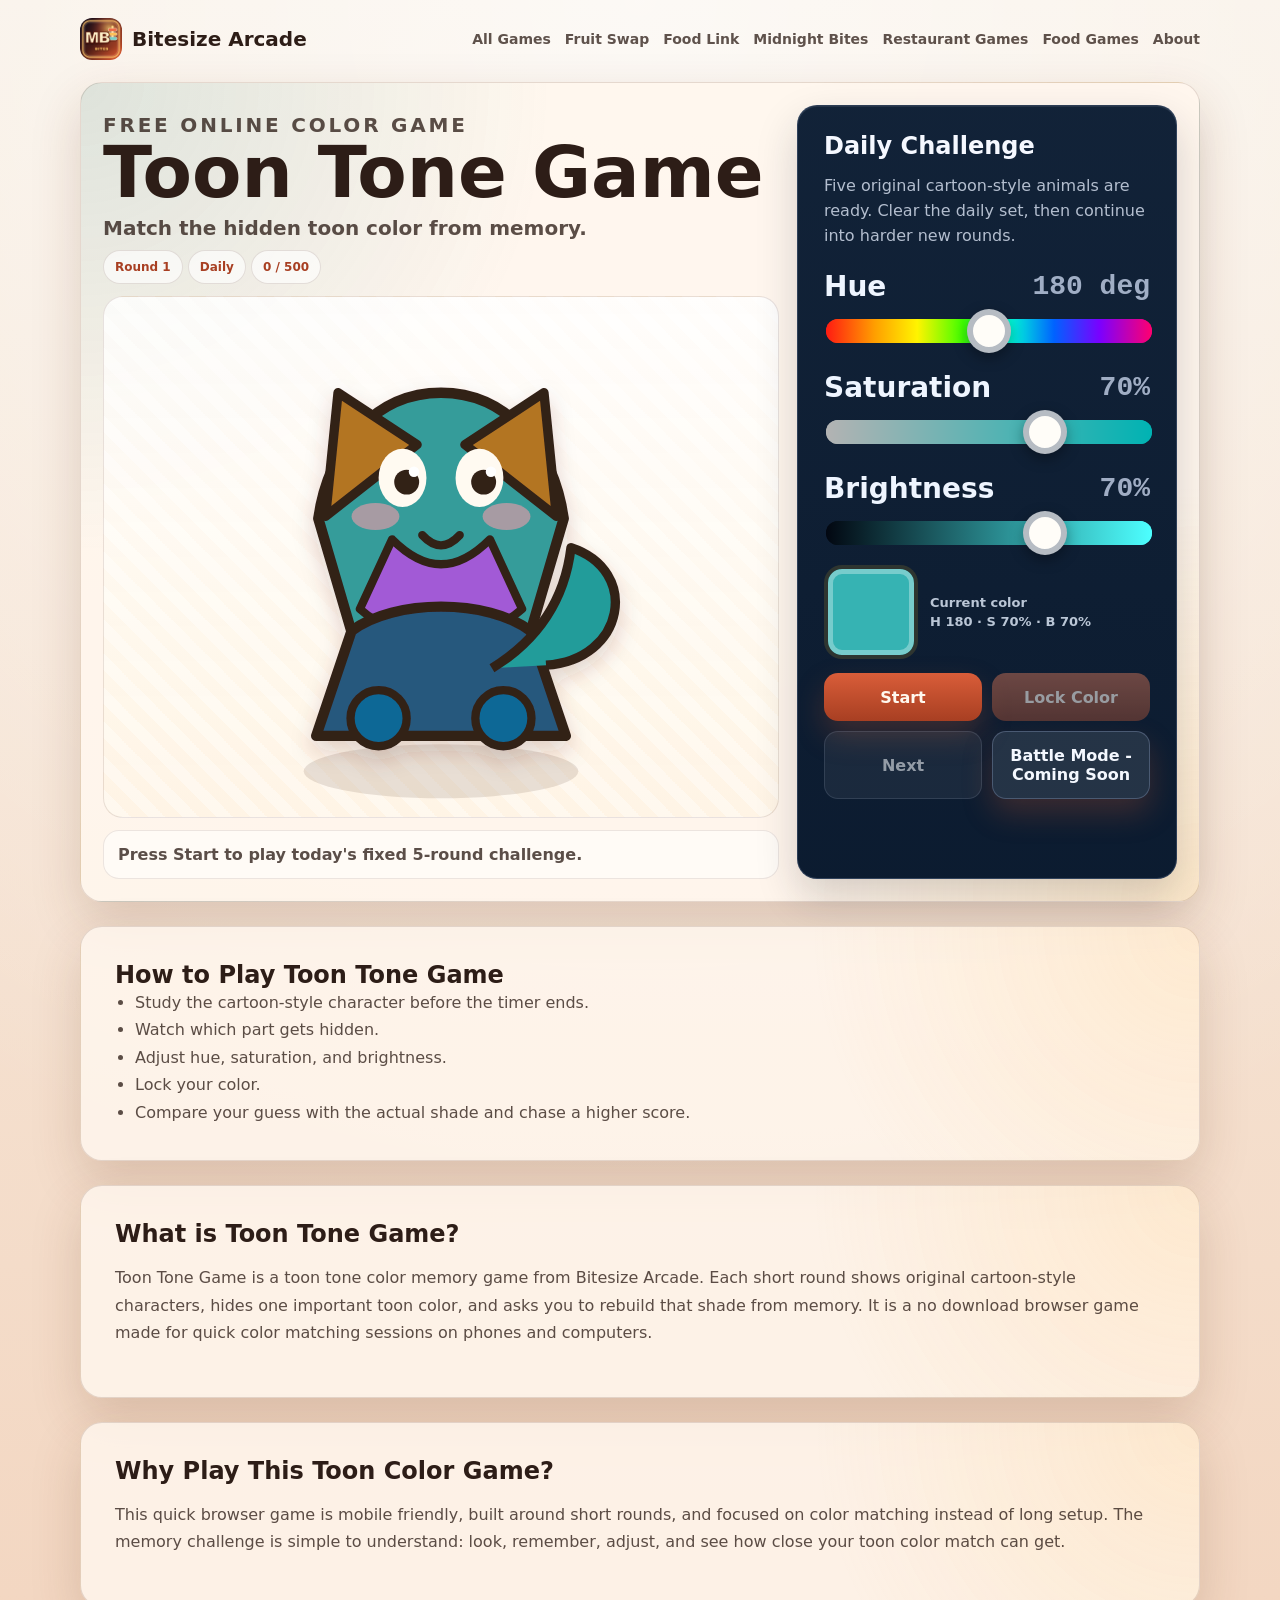
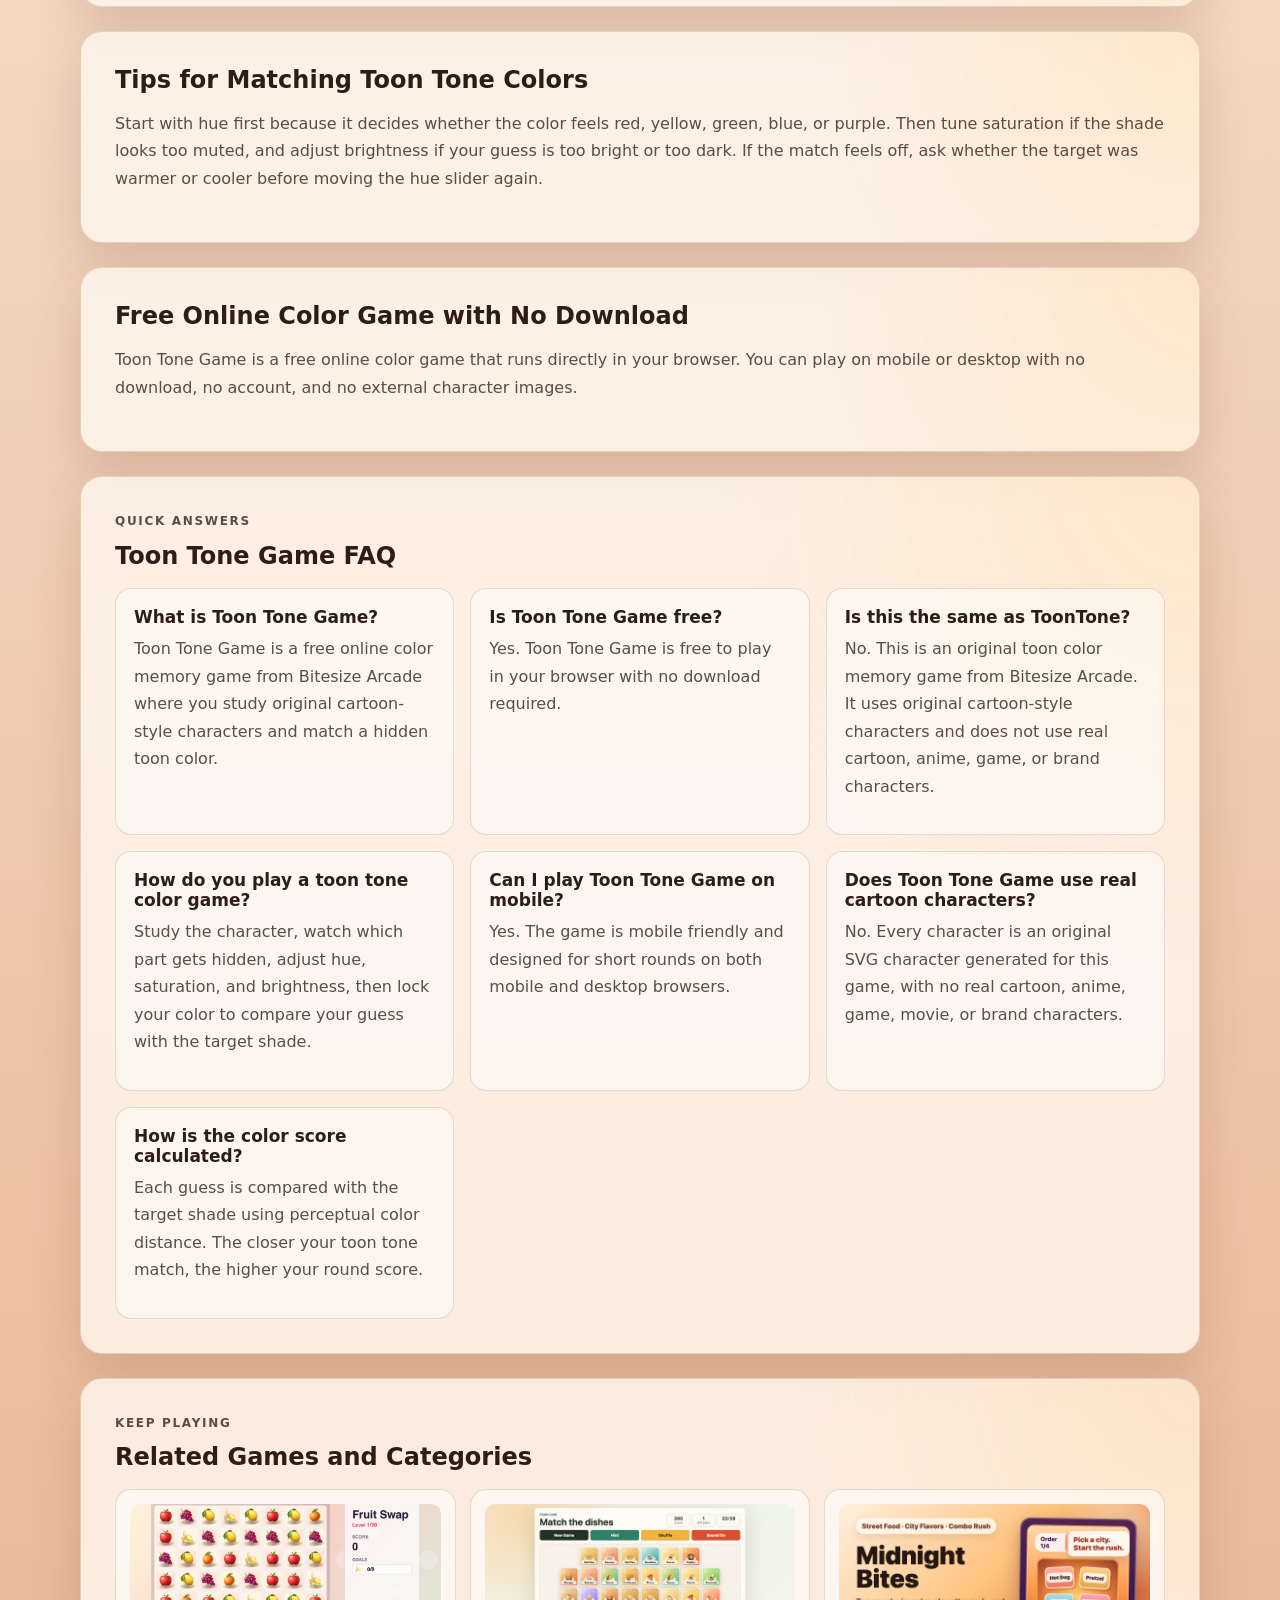
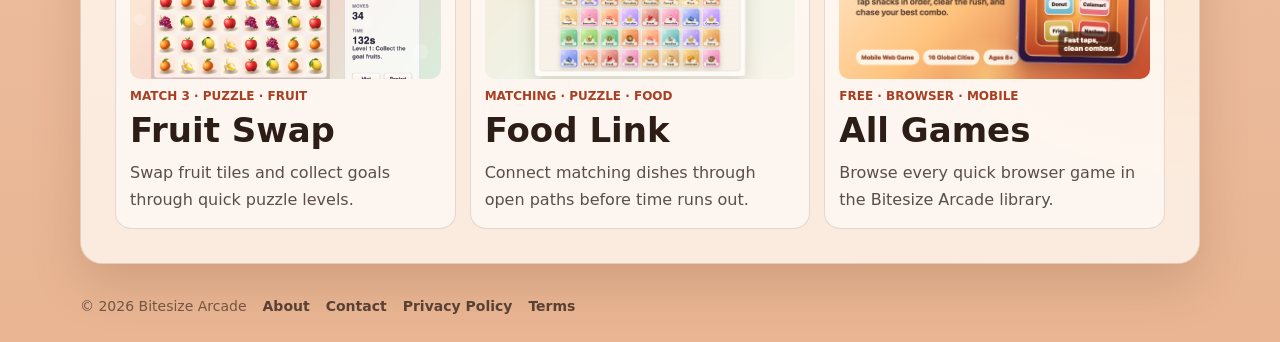
<file: toon-tone-game/index.html>
<!DOCTYPE html>
<html lang="en">
  <head>
    <meta charset="UTF-8" />
    <meta name="viewport" content="width=device-width, initial-scale=1, viewport-fit=cover" />
    <meta name="description" content="Play Toon Tone Game online for free. Study original cartoon-style characters, remember the hidden color, and match the toon tone with hue, saturation, and brightness sliders. No download required." />
    <meta name="keywords" content="toon tone, toontone, toon-tone, toon tone game, tone tone game, toon toon game, toon color, toon tone color, color game, toon tone cartoon" />
    <meta name="theme-color" content="#d95d39" />
    <meta name="robots" content="index,follow" />
    <link rel="canonical" href="https://bitesizearcade.com/toon-tone-game/" />
    <meta property="og:title" content="Toon Tone Game - Free Online Color Memory Game" />
    <meta property="og:description" content="Match hidden toon colors from memory in this free online toon tone color game." />
    <meta property="og:url" content="https://bitesizearcade.com/toon-tone-game/" />
    <meta property="og:site_name" content="Bitesize Arcade" />
    <meta property="og:image" content="https://bitesizearcade.com/assets/games/toon-tone-game/cover.svg" />
    <meta property="og:type" content="website" />
    <meta name="twitter:card" content="summary_large_image" />
    <meta name="twitter:title" content="Toon Tone Game - Free Online Color Memory Game" />
    <meta name="twitter:description" content="Match hidden toon colors from memory in this free online toon color challenge." />
    <meta name="twitter:image" content="https://bitesizearcade.com/assets/games/toon-tone-game/cover.svg" />
    <title>Toon Tone Game - Free Online Color Memory Game</title>
    <link rel="icon" type="image/png" sizes="192x192" href="../assets/icons/icon-192.png" />
    <link rel="stylesheet" href="../styles.css?v=20260506arcade" />
    <link rel="stylesheet" href="../site.css?v=20260514library" />
    <link rel="stylesheet" href="./styles.css?v=20260518toon" />
    <script async src="https://www.googletagmanager.com/gtag/js?id=G-W35TK7R6VX"></script>
    <script>
      window.dataLayer = window.dataLayer || [];
      function gtag(){dataLayer.push(arguments);}
      gtag("js", new Date());
      gtag("config", "G-W35TK7R6VX");
    </script>
    <script type="application/ld+json">
      {
        "@context": "https://schema.org",
        "@type": "Game",
        "name": "Toon Tone Game",
        "description": "A free online toon color memory game where players match hidden cartoon-style colors from memory.",
        "url": "https://bitesizearcade.com/toon-tone-game/",
        "genre": ["Color Game", "Memory Game", "Puzzle Game"],
        "playMode": "SinglePlayer",
        "applicationCategory": "Game"
      }
    </script>
    <script type="application/ld+json">
      {
        "@context": "https://schema.org",
        "@type": "FAQPage",
        "mainEntity": [
          {
            "@type": "Question",
            "name": "What is Toon Tone Game?",
            "acceptedAnswer": {
              "@type": "Answer",
              "text": "Toon Tone Game is a free online color memory game from Bitesize Arcade where players study original cartoon-style characters and match a hidden toon color from memory."
            }
          },
          {
            "@type": "Question",
            "name": "Is Toon Tone Game free?",
            "acceptedAnswer": {
              "@type": "Answer",
              "text": "Yes. Toon Tone Game is free to play in a browser with no download required."
            }
          },
          {
            "@type": "Question",
            "name": "Is this the same as ToonTone?",
            "acceptedAnswer": {
              "@type": "Answer",
              "text": "No. This is an original toon color memory game from Bitesize Arcade. It uses original cartoon-style characters and does not use real cartoon, anime, game, or brand characters."
            }
          },
          {
            "@type": "Question",
            "name": "How do you play a toon tone color game?",
            "acceptedAnswer": {
              "@type": "Answer",
              "text": "Study the character, watch which part gets hidden, adjust hue, saturation, and brightness sliders, then lock your color to compare it with the actual shade."
            }
          },
          {
            "@type": "Question",
            "name": "Can I play Toon Tone Game on mobile?",
            "acceptedAnswer": {
              "@type": "Answer",
              "text": "Yes. Toon Tone Game is mobile friendly and also works on desktop browsers."
            }
          },
          {
            "@type": "Question",
            "name": "Does Toon Tone Game use real cartoon characters?",
            "acceptedAnswer": {
              "@type": "Answer",
              "text": "No. All characters are original SVG characters generated for the game."
            }
          },
          {
            "@type": "Question",
            "name": "How is the color score calculated?",
            "acceptedAnswer": {
              "@type": "Answer",
              "text": "Each guess is compared with the target shade using perceptual color distance. The closer your toon tone match, the higher your round score."
            }
          }
        ]
      }
    </script>
  </head>
  <body class="site-page toon-page">
    <header class="site-header">
      <a class="site-logo" href="../" aria-label="Bitesize Arcade home"><img src="../assets/icons/icon-192.png" alt="" /><span>Bitesize Arcade</span></a>
      <nav class="site-nav" aria-label="Primary navigation">
        <a href="../games/">All Games</a>
        <a href="../fruit-swap/">Fruit Swap</a>
        <a href="../food-link/">Food Link</a>
        <a href="../midnight-bites/">Midnight Bites</a>
        <a href="../restaurant-games/">Restaurant Games</a>
        <a href="../food-games/">Food Games</a>
        <a href="../about/">About</a>
      </nav>
    </header>

    <main>
      <section class="toon-game-shell" aria-label="Toon Tone Game">
        <div class="toon-play-panel">
          <section class="toon-stage">
            <div class="toon-stage-head">
              <div class="toon-title-block">
                <p class="site-kicker">Free Online Color Game</p>
                <h1>Toon Tone Game</h1>
                <p>Match the hidden toon color from memory.</p>
              </div>
              <div>
                <span id="toon-round-pill" class="toon-pill">Round 1 / 5</span>
                <span id="toon-timer" class="toon-timer">Daily</span>
                <span id="toon-score" class="toon-score-pill">0 / 500</span>
              </div>
            </div>
            <div id="toon-character" class="toon-character-card" aria-live="polite"></div>
            <p id="toon-status" class="toon-status-line">Press Start to play today's fixed 5-round challenge.</p>
          </section>

          <aside class="toon-controls" aria-label="Color controls">
            <h2 id="toon-control-title">Daily Challenge</h2>
            <p id="toon-control-copy" class="toon-control-copy">
              Toon Tone Game is a free online color memory game from Bitesize Arcade. Study an original cartoon-style character, remember the hidden color, then match the toon tone with hue, saturation, and brightness sliders.
            </p>

            <div class="toon-slider-group">
              <div class="toon-slider-row">
                <div class="toon-slider-head">
                  <label for="toon-hue">Hue</label>
                  <span id="toon-hue-value">180</span>
                </div>
                <input id="toon-hue" type="range" min="0" max="359" value="180" />
              </div>
              <div class="toon-slider-row">
                <div class="toon-slider-head">
                  <label for="toon-sat">Saturation</label>
                  <span id="toon-sat-value">70%</span>
                </div>
                <input id="toon-sat" type="range" min="0" max="100" value="70" />
              </div>
              <div class="toon-slider-row">
                <div class="toon-slider-head">
                  <label for="toon-bright">Brightness</label>
                  <span id="toon-bright-value">70%</span>
                </div>
                <input id="toon-bright" type="range" min="0" max="100" value="70" />
              </div>
            </div>

            <div class="toon-preview-row" aria-label="Current color preview">
              <div id="toon-preview" class="toon-color-preview"></div>
              <div class="toon-preview-values">
                <span>Current color</span>
                <span id="toon-preview-values">H 180 · S 70% · B 70%</span>
              </div>
            </div>

            <div class="toon-button-row">
              <button id="toon-start-btn" type="button">Start</button>
              <button id="toon-lock-btn" type="button" disabled>Lock Color</button>
              <button id="toon-next-btn" class="secondary" type="button" disabled>Next</button>
              <button id="toon-battle-btn" class="secondary" type="button">Battle Mode - Coming Soon</button>
            </div>

            <section id="toon-results" class="toon-results" hidden>
              <h2>Result</h2>
              <div class="toon-swatch-grid">
                <div class="toon-swatch">
                  <span>Your color</span>
                  <span id="toon-guess-swatch"></span>
                </div>
                <div class="toon-swatch">
                  <span>Actual color</span>
                  <span id="toon-actual-swatch"></span>
                </div>
              </div>
              <p id="toon-result-text" class="toon-control-copy"></p>
              <ul id="toon-summary-list" class="toon-round-results"></ul>
              <p id="toon-best-box" class="toon-best-box"></p>
              <button id="toon-copy-btn" class="toon-copy-button" type="button" hidden>Copy Result</button>
            </section>
          </aside>
        </div>

        <section class="toon-seo-main">
          <section class="site-section">
            <h2>How to Play Toon Tone Game</h2>
            <ul>
              <li>Study the cartoon-style character before the timer ends.</li>
              <li>Watch which part gets hidden.</li>
              <li>Adjust hue, saturation, and brightness.</li>
              <li>Lock your color.</li>
              <li>Compare your guess with the actual shade and chase a higher score.</li>
            </ul>
          </section>

          <section class="site-section">
            <h2>What is Toon Tone Game?</h2>
            <p>
              Toon Tone Game is a toon tone color memory game from Bitesize Arcade. Each short round shows original cartoon-style characters, hides one important toon color, and asks you to rebuild that shade from memory. It is a no download browser game made for quick color matching sessions on phones and computers.
            </p>
          </section>

          <section class="site-section">
            <h2>Why Play This Toon Color Game?</h2>
            <p>
              This quick browser game is mobile friendly, built around short rounds, and focused on color matching instead of long setup. The memory challenge is simple to understand: look, remember, adjust, and see how close your toon color match can get.
            </p>
          </section>

          <section class="site-section">
            <h2>Tips for Matching Toon Tone Colors</h2>
            <p>
              Start with hue first because it decides whether the color feels red, yellow, green, blue, or purple. Then tune saturation if the shade looks too muted, and adjust brightness if your guess is too bright or too dark. If the match feels off, ask whether the target was warmer or cooler before moving the hue slider again.
            </p>
          </section>

          <section class="site-section">
            <h2>Free Online Color Game with No Download</h2>
            <p>
              Toon Tone Game is a free online color game that runs directly in your browser. You can play on mobile or desktop with no download, no account, and no external character images.
            </p>
          </section>

          <section class="site-section faq-section">
            <div class="section-head">
              <p class="site-kicker">Quick Answers</p>
              <h2>Toon Tone Game FAQ</h2>
            </div>
            <div class="faq-list">
              <div>
                <h3>What is Toon Tone Game?</h3>
                <p>Toon Tone Game is a free online color memory game from Bitesize Arcade where you study original cartoon-style characters and match a hidden toon color.</p>
              </div>
              <div>
                <h3>Is Toon Tone Game free?</h3>
                <p>Yes. Toon Tone Game is free to play in your browser with no download required.</p>
              </div>
              <div>
                <h3>Is this the same as ToonTone?</h3>
                <p>No. This is an original toon color memory game from Bitesize Arcade. It uses original cartoon-style characters and does not use real cartoon, anime, game, or brand characters.</p>
              </div>
              <div>
                <h3>How do you play a toon tone color game?</h3>
                <p>Study the character, watch which part gets hidden, adjust hue, saturation, and brightness, then lock your color to compare your guess with the target shade.</p>
              </div>
              <div>
                <h3>Can I play Toon Tone Game on mobile?</h3>
                <p>Yes. The game is mobile friendly and designed for short rounds on both mobile and desktop browsers.</p>
              </div>
              <div>
                <h3>Does Toon Tone Game use real cartoon characters?</h3>
                <p>No. Every character is an original SVG character generated for this game, with no real cartoon, anime, game, movie, or brand characters.</p>
              </div>
              <div>
                <h3>How is the color score calculated?</h3>
                <p>Each guess is compared with the target shade using perceptual color distance. The closer your toon tone match, the higher your round score.</p>
              </div>
            </div>
          </section>

          <section class="site-section">
            <div class="section-head">
              <p class="site-kicker">Keep Playing</p>
              <h2>Related Games and Categories</h2>
            </div>
            <div class="toon-related-grid">
              <a class="game-card" href="../fruit-swap/">
                <img src="../assets/games/fruit-swap/cover.png" alt="Fruit Swap game" />
                <span class="game-card-meta">Match 3 · Puzzle · Fruit</span>
                <h3>Fruit Swap</h3>
                <p>Swap fruit tiles and collect goals through quick puzzle levels.</p>
              </a>
              <a class="game-card" href="../food-link/">
                <img src="../assets/games/food-link/cover.png" alt="Food Link game" />
                <span class="game-card-meta">Matching · Puzzle · Food</span>
                <h3>Food Link</h3>
                <p>Connect matching dishes through open paths before time runs out.</p>
              </a>
              <a class="game-card" href="../games/">
                <img src="../assets/social/share-cover.jpg" alt="Bitesize Arcade game library" />
                <span class="game-card-meta">Free · Browser · Mobile</span>
                <h3>All Games</h3>
                <p>Browse every quick browser game in the Bitesize Arcade library.</p>
              </a>
            </div>
          </section>
        </section>
      </section>
    </main>

    <section id="toon-share-fallback" class="share-fallback-dialog" aria-hidden="true" hidden role="dialog" aria-modal="true" aria-labelledby="toon-share-title">
      <div class="share-fallback-card">
        <h2 id="toon-share-title">Copy Result</h2>
        <p>Your browser blocked automatic copy. Select the text below to copy it manually.</p>
        <textarea id="toon-share-text" readonly rows="4"></textarea>
        <button id="toon-share-close" type="button">Close</button>
      </div>
    </section>

    <footer class="site-footer">
      <span>© 2026 Bitesize Arcade</span>
      <a href="../about/">About</a>
      <a href="../contact/">Contact</a>
      <a href="../docs/privacy.html">Privacy Policy</a>
      <a href="../docs/terms.html">Terms</a>
    </footer>

    <script src="./game.js?v=20260518toon"></script>
  </body>
</html>
</file>
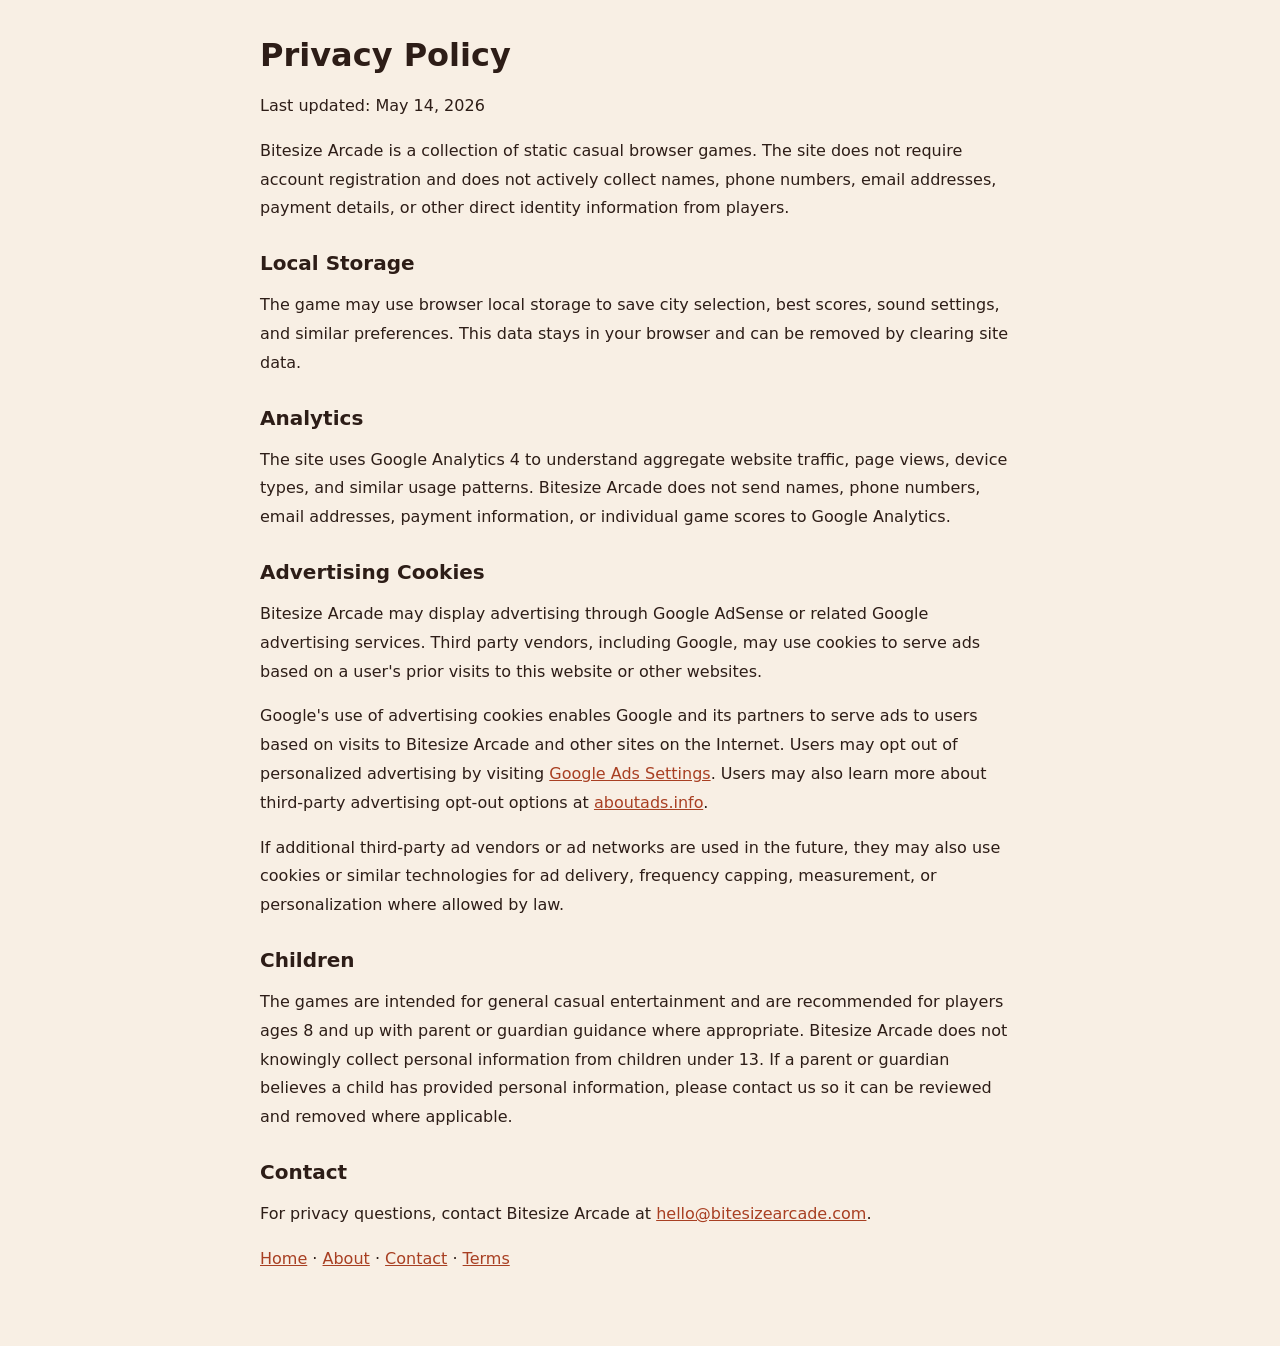
<file: docs/privacy.html>
<!doctype html>
<html lang="en">
  <head>
    <meta charset="UTF-8" />
    <meta name="viewport" content="width=device-width, initial-scale=1, viewport-fit=cover" />
    <meta name="description" content="Privacy Policy for Bitesize Arcade, covering browser games, analytics, local game settings, advertising cookies, and contact options." />
    <meta name="robots" content="index,follow" />
    <link rel="canonical" href="https://bitesizearcade.com/docs/privacy.html" />
    <title>Privacy Policy - Bitesize Arcade</title>
    <style>
      body {
        margin: 0;
        font-family: system-ui, -apple-system, BlinkMacSystemFont, "Segoe UI", sans-serif;
        color: #2d1d17;
        background: #f8efe4;
      }
      main {
        width: min(760px, calc(100vw - 32px));
        margin: 0 auto;
        padding: 36px 0 56px;
      }
      h1 {
        margin: 0 0 18px;
        font-size: 32px;
      }
      h2 {
        margin: 28px 0 10px;
        font-size: 20px;
      }
      p,
      li {
        line-height: 1.8;
      }
      a {
        color: #a83f22;
      }
    </style>
    <script async src="https://www.googletagmanager.com/gtag/js?id=G-W35TK7R6VX"></script>
    <script>
      window.dataLayer = window.dataLayer || [];
      function gtag(){dataLayer.push(arguments);}
      gtag("js", new Date());
      gtag("config", "G-W35TK7R6VX");
    </script>
  </head>
  <body>
    <main>
      <h1>Privacy Policy</h1>
      <p>Last updated: May 14, 2026</p>
      <p>Bitesize Arcade is a collection of static casual browser games. The site does not require account registration and does not actively collect names, phone numbers, email addresses, payment details, or other direct identity information from players.</p>

      <h2>Local Storage</h2>
      <p>The game may use browser local storage to save city selection, best scores, sound settings, and similar preferences. This data stays in your browser and can be removed by clearing site data.</p>

      <h2>Analytics</h2>
      <p>The site uses Google Analytics 4 to understand aggregate website traffic, page views, device types, and similar usage patterns. Bitesize Arcade does not send names, phone numbers, email addresses, payment information, or individual game scores to Google Analytics.</p>

      <h2>Advertising Cookies</h2>
      <p>Bitesize Arcade may display advertising through Google AdSense or related Google advertising services. Third party vendors, including Google, may use cookies to serve ads based on a user's prior visits to this website or other websites.</p>
      <p>Google's use of advertising cookies enables Google and its partners to serve ads to users based on visits to Bitesize Arcade and other sites on the Internet. Users may opt out of personalized advertising by visiting <a href="https://www.google.com/settings/ads" rel="noopener">Google Ads Settings</a>. Users may also learn more about third-party advertising opt-out options at <a href="https://www.aboutads.info/" rel="noopener">aboutads.info</a>.</p>
      <p>If additional third-party ad vendors or ad networks are used in the future, they may also use cookies or similar technologies for ad delivery, frequency capping, measurement, or personalization where allowed by law.</p>

      <h2>Children</h2>
      <p>The games are intended for general casual entertainment and are recommended for players ages 8 and up with parent or guardian guidance where appropriate. Bitesize Arcade does not knowingly collect personal information from children under 13. If a parent or guardian believes a child has provided personal information, please contact us so it can be reviewed and removed where applicable.</p>

      <h2>Contact</h2>
      <p>For privacy questions, contact Bitesize Arcade at <a href="mailto:hello@bitesizearcade.com">hello@bitesizearcade.com</a>.</p>

      <p><a href="../index.html">Home</a> · <a href="../about/">About</a> · <a href="../contact/">Contact</a> · <a href="./terms.html">Terms</a></p>
    </main>
  </body>
</html>
</file>
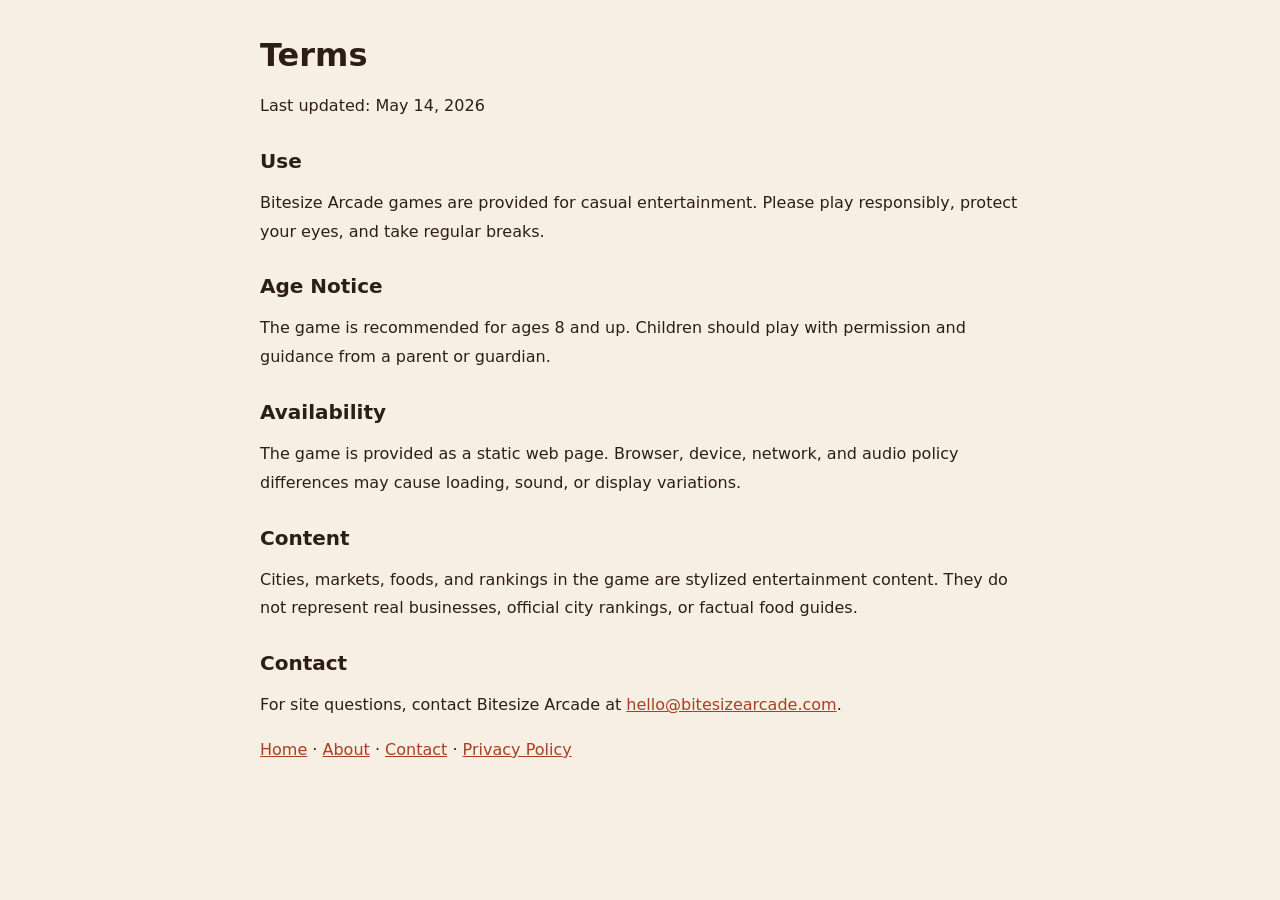
<file: docs/terms.html>
<!doctype html>
<html lang="en">
  <head>
    <meta charset="UTF-8" />
    <meta name="viewport" content="width=device-width, initial-scale=1, viewport-fit=cover" />
    <meta name="description" content="Terms for using Bitesize Arcade browser games, including casual entertainment use, availability, content notes, and reasonable use." />
    <meta name="robots" content="index,follow" />
    <link rel="canonical" href="https://bitesizearcade.com/docs/terms.html" />
    <title>Terms - Bitesize Arcade</title>
    <style>
      body {
        margin: 0;
        font-family: system-ui, -apple-system, BlinkMacSystemFont, "Segoe UI", sans-serif;
        color: #2d1d17;
        background: #f8efe4;
      }
      main {
        width: min(760px, calc(100vw - 32px));
        margin: 0 auto;
        padding: 36px 0 56px;
      }
      h1 {
        margin: 0 0 18px;
        font-size: 32px;
      }
      h2 {
        margin: 28px 0 10px;
        font-size: 20px;
      }
      p,
      li {
        line-height: 1.8;
      }
      a {
        color: #a83f22;
      }
    </style>
    <script async src="https://www.googletagmanager.com/gtag/js?id=G-W35TK7R6VX"></script>
    <script>
      window.dataLayer = window.dataLayer || [];
      function gtag(){dataLayer.push(arguments);}
      gtag("js", new Date());
      gtag("config", "G-W35TK7R6VX");
    </script>
  </head>
  <body>
    <main>
      <h1>Terms</h1>
      <p>Last updated: May 14, 2026</p>

      <h2>Use</h2>
      <p>Bitesize Arcade games are provided for casual entertainment. Please play responsibly, protect your eyes, and take regular breaks.</p>

      <h2>Age Notice</h2>
      <p>The game is recommended for ages 8 and up. Children should play with permission and guidance from a parent or guardian.</p>

      <h2>Availability</h2>
      <p>The game is provided as a static web page. Browser, device, network, and audio policy differences may cause loading, sound, or display variations.</p>

      <h2>Content</h2>
      <p>Cities, markets, foods, and rankings in the game are stylized entertainment content. They do not represent real businesses, official city rankings, or factual food guides.</p>

      <h2>Contact</h2>
      <p>For site questions, contact Bitesize Arcade at <a href="mailto:hello@bitesizearcade.com">hello@bitesizearcade.com</a>.</p>

      <p><a href="../index.html">Home</a> · <a href="../about/">About</a> · <a href="../contact/">Contact</a> · <a href="./privacy.html">Privacy Policy</a></p>
    </main>
  </body>
</html>
</file>
<file: styles.css>
:root {
  color-scheme: light;
  --bg: #f7eadf;
  --bg-deep: #efc3a4;
  --ink: #2d1d17;
  --accent: #d95d39;
  --accent-deep: #a83f22;
  --gold: #f3b94f;
  --teal: #2f7f79;
  --card: rgba(255, 247, 238, 0.82);
  --line: rgba(72, 31, 19, 0.14);
  --shadow: 0 20px 50px rgba(102, 49, 21, 0.18);
}

* {
  box-sizing: border-box;
}

html,
body {
  min-height: 100%;
  overscroll-behavior: none;
  -webkit-text-size-adjust: 100%;
}

body {
  margin: 0;
  min-height: 100vh;
  min-height: 100svh;
  font-family: Inter, ui-sans-serif, system-ui, -apple-system, BlinkMacSystemFont, "Segoe UI", sans-serif;
  color: var(--ink);
  background:
    radial-gradient(circle at top, rgba(255, 255, 255, 0.65), transparent 35%),
    linear-gradient(180deg, #f8efe4 0%, #f3d7c2 45%, #e9b593 100%);
}

body[data-ui-mode="game"] {
  overflow: hidden;
  touch-action: none;
}

body[data-ui-mode="menu"] {
  overflow-x: hidden;
  overflow-y: auto;
  touch-action: pan-y;
}

body[data-health-open="true"] {
  overflow: hidden;
  touch-action: none;
}

.loading-screen,
.health-dialog,
.share-fallback-dialog {
  position: fixed;
  inset: 0;
  display: grid;
  place-items: center;
  padding: calc(18px + env(safe-area-inset-top)) calc(18px + env(safe-area-inset-right)) calc(18px + env(safe-area-inset-bottom)) calc(18px + env(safe-area-inset-left));
  z-index: 80;
  background:
    radial-gradient(circle at 50% 18%, rgba(255, 241, 215, 0.92), transparent 34%),
    linear-gradient(180deg, rgba(71, 34, 22, 0.26), rgba(71, 34, 22, 0.62));
}

.loading-screen {
  transition:
    opacity 220ms ease,
    visibility 220ms ease;
}

.loading-screen.is-hidden,
.health-dialog[aria-hidden="true"],
.share-fallback-dialog[aria-hidden="true"] {
  display: none;
  visibility: hidden;
  opacity: 0;
  pointer-events: none;
}

.loading-card,
.health-card,
.share-fallback-card {
  width: min(420px, 100%);
  border: 1px solid rgba(72, 31, 19, 0.12);
  border-radius: 24px;
  padding: 24px;
  background:
    radial-gradient(circle at top right, rgba(255, 185, 88, 0.26), transparent 32%),
    rgba(255, 248, 239, 0.96);
  box-shadow: 0 24px 60px rgba(72, 31, 19, 0.26);
  text-align: center;
}

.loading-kicker,
.health-kicker {
  margin: 0 0 10px;
  color: var(--accent-deep);
  font-size: 13px;
  font-weight: 800;
  letter-spacing: 0.16em;
}

.loading-card h1 {
  margin-bottom: 18px;
  font-size: clamp(42px, 13vw, 64px);
}

.loading-bar {
  height: 12px;
  padding: 2px;
  border-radius: 999px;
  background: rgba(72, 31, 19, 0.12);
  overflow: hidden;
}

.loading-bar span {
  display: block;
  width: 18%;
  height: 100%;
  border-radius: inherit;
  background: linear-gradient(90deg, var(--gold), var(--accent));
  animation: loadingSweep 1.1s ease-in-out infinite alternate;
}

.loading-text,
.health-card p,
.share-fallback-card p {
  margin: 14px 0 0;
  color: rgba(45, 29, 23, 0.76);
  font-size: 14px;
  line-height: 1.65;
}

.age-tip {
  display: inline-block;
  margin: 14px 0 0;
  padding: 7px 11px;
  border-radius: 999px;
  background: rgba(217, 93, 57, 0.12);
  color: var(--accent-deep);
  font-size: 12px;
  font-weight: 800;
}

.health-card {
  text-align: left;
}

.health-card h2,
.share-fallback-card h2 {
  font-family: inherit;
  font-size: 22px;
  line-height: 1.25;
  color: rgba(45, 29, 23, 0.94);
}

.age-notice {
  display: grid;
  gap: 6px;
  margin-top: 14px;
  padding: 13px 14px;
  border: 1px solid rgba(217, 93, 57, 0.22);
  border-radius: 16px;
  background: rgba(255, 238, 222, 0.76);
}

.age-notice strong {
  color: var(--accent-deep);
  font-size: 15px;
}

.age-notice span {
  color: rgba(45, 29, 23, 0.78);
  font-size: 13px;
  line-height: 1.55;
}

.health-actions {
  display: grid;
  grid-template-columns: 0.82fr 1.18fr;
  gap: 10px;
  margin-top: 18px;
}

.health-secondary-btn {
  background: linear-gradient(180deg, rgba(255, 241, 228, 0.96), rgba(229, 205, 186, 0.96));
  color: rgba(76, 37, 22, 0.9);
}

.share-fallback-card {
  text-align: left;
}

.share-fallback-card textarea {
  width: 100%;
  margin-top: 14px;
  padding: 12px;
  border: 1px solid rgba(72, 31, 19, 0.14);
  border-radius: 14px;
  color: var(--ink);
  background: rgba(255, 255, 255, 0.82);
  font: inherit;
  line-height: 1.45;
  resize: none;
}

.share-fallback-card button {
  margin-top: 14px;
}

@keyframes loadingSweep {
  from {
    width: 18%;
  }

  to {
    width: 100%;
  }
}

.app-shell {
  width: min(1320px, calc(100vw - 24px - env(safe-area-inset-left) - env(safe-area-inset-right)));
  margin: 0 auto;
  padding:
    calc(12px + env(safe-area-inset-top))
    0
    calc(18px + env(safe-area-inset-bottom));
}

.app-shell[data-ui-mode="menu"] {
  width: min(1180px, calc(100vw - 28px - env(safe-area-inset-left) - env(safe-area-inset-right)));
}

.app-shell[data-ui-mode="game"] {
  width: min(100vw - 12px - env(safe-area-inset-left) - env(safe-area-inset-right), 560px);
  padding-bottom: calc(8px + env(safe-area-inset-bottom));
}

.stage-layout {
  display: grid;
  grid-template-columns: minmax(360px, 1fr) 360px;
  gap: 18px;
  align-items: start;
}

.app-shell[data-ui-mode="game"] .stage-layout {
  grid-template-columns: 1fr;
}

.app-shell[data-ui-mode="menu"] .stage-layout {
  grid-template-columns: minmax(430px, 1.05fr) minmax(360px, 0.95fr);
  gap: 18px;
}

.hero-copy,
.control-card,
.side-panel {
  background: var(--card);
  backdrop-filter: blur(12px);
  border: 1px solid var(--line);
  box-shadow: var(--shadow);
}

.hero-copy {
  padding: 24px 26px 22px;
  border-radius: 28px;
  position: relative;
  overflow: hidden;
  background:
    radial-gradient(circle at top right, var(--hero-glow, rgba(255, 172, 67, 0.35)), transparent 34%),
    linear-gradient(155deg, var(--hero-top, rgba(255, 248, 238, 0.92)) 0%, var(--hero-bottom, rgba(247, 224, 200, 0.9)) 100%);
}

.hero-copy::after {
  content: "";
  position: absolute;
  inset: auto -30px -40px auto;
  width: 180px;
  height: 180px;
  border-radius: 999px;
  background: radial-gradient(circle, rgba(255, 172, 67, 0.38), transparent 70%);
}

.hero-copy::before {
  content: "";
  position: absolute;
  inset: 0;
  pointer-events: none;
  opacity: 0.26;
  background: linear-gradient(135deg, rgba(255, 255, 255, 0.34), transparent 42%);
}

.hero-copy[data-scene="harbor"]::before {
  background:
    linear-gradient(135deg, rgba(255, 255, 255, 0.32), transparent 42%),
    repeating-linear-gradient(180deg, rgba(255, 255, 255, 0.16) 0 2px, transparent 2px 18px);
}

.hero-copy[data-scene="lanterns"]::before {
  background:
    linear-gradient(135deg, rgba(255, 255, 255, 0.32), transparent 42%),
    radial-gradient(circle at 18% 18%, rgba(255, 196, 116, 0.3) 0 10px, transparent 10px 100%),
    radial-gradient(circle at 82% 22%, rgba(255, 196, 116, 0.24) 0 12px, transparent 12px 100%);
}

.hero-copy[data-scene="neon"]::before {
  background:
    linear-gradient(135deg, rgba(255, 255, 255, 0.26), transparent 42%),
    repeating-linear-gradient(135deg, rgba(255, 237, 204, 0.18) 0 8px, transparent 8px 18px);
}

.hero-copy[data-scene="courtyard"]::before,
.hero-copy[data-scene="alley"]::before {
  background:
    linear-gradient(135deg, rgba(255, 255, 255, 0.26), transparent 42%),
    repeating-linear-gradient(90deg, rgba(109, 63, 42, 0.12) 0 24px, transparent 24px 52px);
}

.hero-city-head {
  display: flex;
  justify-content: space-between;
  gap: 12px;
  align-items: center;
  margin-bottom: 10px;
}

.hero-city-pill,
.hero-scene-pill {
  margin: 0;
  padding: 8px 12px;
  border-radius: 999px;
  font-size: 12px;
  font-weight: 700;
}

.hero-city-pill {
  background: rgba(92, 45, 26, 0.12);
  color: rgba(69, 33, 20, 0.88);
}

.hero-scene-pill {
  background: rgba(255, 248, 238, 0.78);
  color: rgba(115, 62, 36, 0.9);
}

.eyebrow {
  margin: 0 0 10px;
  font-size: 13px;
  letter-spacing: 0.24em;
  text-transform: uppercase;
  color: rgba(45, 29, 23, 0.7);
}

h1,
h2 {
  margin: 0;
  font-family: inherit;
  font-weight: 800;
}

h1 {
  font-size: clamp(42px, 7vw, 74px);
  line-height: 0.95;
  margin-bottom: 12px;
}

.tagline {
  max-width: 640px;
  margin: 0;
  font-size: 16px;
  line-height: 1.7;
}

.hero-market-line {
  margin: 0 0 12px;
  font-size: 14px;
  line-height: 1.5;
  color: rgba(45, 29, 23, 0.78);
}

.hero-ingredient-strip {
  margin-top: 16px;
  display: grid;
  grid-template-columns: repeat(4, minmax(0, 1fr));
  gap: 10px;
}

.ingredient-mini {
  padding: 10px 8px 9px;
  border-radius: 18px;
  border: 1px solid rgba(255, 255, 255, 0.46);
  box-shadow: inset 0 1px 0 rgba(255, 255, 255, 0.3);
  text-align: center;
}

.ingredient-mini-emoji {
  display: block;
  font-size: 18px;
  margin-bottom: 4px;
}

.ingredient-mini-name {
  display: block;
  font-size: 12px;
  line-height: 1.3;
  font-weight: 700;
}

.control-card {
  border-radius: 28px;
  padding: 20px;
  display: flex;
  flex-direction: column;
  gap: 12px;
  background:
    radial-gradient(circle at top right, var(--control-glow, rgba(255, 189, 98, 0.26)), transparent 28%),
    linear-gradient(180deg, var(--control-top, rgba(255, 248, 239, 0.94)) 0%, var(--control-bottom, rgba(250, 234, 219, 0.9)) 100%);
}

.control-card label,
.panel-block h2 {
  font-size: 14px;
  letter-spacing: 0.08em;
  text-transform: uppercase;
  color: rgba(45, 29, 23, 0.72);
}

select,
button {
  width: 100%;
  border: 0;
  border-radius: 18px;
  font: inherit;
}

select {
  padding: 13px 15px;
  background: rgba(255, 255, 255, 0.82);
  box-shadow: inset 0 0 0 1px rgba(72, 31, 19, 0.12);
}

.button-row {
  display: grid;
  grid-template-columns: 1fr 1fr;
  gap: 10px;
}

button {
  padding: 14px 16px;
  cursor: pointer;
  font-weight: 700;
  color: #fff8f1;
  touch-action: manipulation;
  background: linear-gradient(180deg, var(--accent), var(--accent-deep));
  box-shadow: 0 14px 30px rgba(183, 83, 47, 0.28);
  transition:
    transform 140ms ease,
    box-shadow 140ms ease,
    opacity 140ms ease;
}

button:hover {
  transform: translateY(-1px);
  box-shadow: 0 18px 34px rgba(183, 83, 47, 0.32);
}

button:active {
  transform: translateY(1px);
}

button[disabled] {
  cursor: default;
  opacity: 0.45;
  transform: none;
  box-shadow: none;
}

.status-line {
  margin: 2px 2px 0;
  min-height: 42px;
  font-size: 14px;
  line-height: 1.5;
  color: rgba(45, 29, 23, 0.78);
}

.city-preview-card {
  padding: 14px;
  border-radius: 22px;
  background: rgba(255, 252, 247, 0.76);
  border: 1px solid rgba(72, 31, 19, 0.08);
  display: grid;
  gap: 12px;
}

.city-preview-head {
  display: flex;
  justify-content: space-between;
  gap: 10px;
  align-items: flex-start;
}

.city-preview-title,
.city-preview-subtitle {
  margin: 0;
}

.city-preview-title {
  font-size: 15px;
  font-weight: 800;
  color: rgba(45, 29, 23, 0.9);
}

.city-preview-subtitle {
  margin-top: 4px;
  font-size: 12px;
  line-height: 1.5;
  color: rgba(45, 29, 23, 0.7);
}

.city-preview-scene {
  flex-shrink: 0;
  padding: 7px 11px;
  border-radius: 999px;
  background: rgba(217, 93, 57, 0.12);
  color: var(--accent-deep);
  font-size: 12px;
  font-weight: 700;
}

.city-preview-items {
  display: grid;
  grid-template-columns: repeat(2, minmax(0, 1fr));
  gap: 10px;
}

.city-preview-item {
  display: grid;
  grid-template-columns: 28px 1fr;
  gap: 10px;
  align-items: center;
  padding: 10px 12px;
  border-radius: 18px;
  border: 1px solid rgba(255, 255, 255, 0.42);
}

.city-preview-icon {
  width: 28px;
  height: 28px;
  border-radius: 14px;
  display: grid;
  place-items: center;
  font-size: 15px;
  font-weight: 800;
  color: rgba(53, 27, 18, 0.84);
  background: rgba(255, 255, 255, 0.42);
}

.city-preview-text {
  display: grid;
  gap: 2px;
}

.city-preview-name,
.city-preview-note {
  margin: 0;
}

.city-preview-name {
  font-size: 13px;
  font-weight: 700;
  color: rgba(45, 29, 23, 0.86);
}

.city-preview-note {
  font-size: 11px;
  color: rgba(45, 29, 23, 0.62);
}

.canvas-frame {
  position: relative;
  display: grid;
  place-items: center;
  min-height: calc(100vh - 36px);
  min-height: calc(100svh - 36px);
}

.app-shell[data-ui-mode="menu"] .canvas-frame {
  width: 0;
  height: 0;
  min-height: 0;
  overflow: visible;
  justify-self: stretch;
  place-items: start end;
}

.app-shell[data-ui-mode="menu"] canvas,
.app-shell[data-ui-mode="menu"] .canvas-hud {
  display: none;
}

.app-shell[data-ui-mode="menu"] .floating-audio-panel {
  position: fixed;
  top: calc(14px + env(safe-area-inset-top));
  left: 50%;
  right: auto;
  width: min(420px, calc(100vw - 20px - env(safe-area-inset-left) - env(safe-area-inset-right)));
  z-index: 30;
  transform: translate(-50%, -8px) scale(0.98);
}

.app-shell[data-ui-mode="menu"] #canvas-frame[data-audio-open="true"] .floating-audio-panel {
  transform: translate(-50%, 0) scale(1);
}

.app-shell[data-ui-mode="game"] .canvas-frame {
  width: fit-content;
  max-width: 100%;
  justify-self: center;
  place-items: center;
  align-content: start;
  min-height: calc(100vh - 20px);
  min-height: calc(100svh - 20px);
}

.canvas-hud {
  position: absolute;
  inset: 18px 18px auto 18px;
  display: flex;
  justify-content: space-between;
  align-items: flex-start;
  gap: 12px;
  z-index: 4;
  pointer-events: none;
}

.app-shell[data-ui-mode="menu"] .canvas-hud {
  display: none;
}

.hud-right {
  display: flex;
  gap: 10px;
  justify-content: flex-end;
}

.hud-btn {
  width: auto;
  min-width: 88px;
  padding: 12px 16px;
  border-radius: 999px;
  font-size: 14px;
  line-height: 1;
  pointer-events: auto;
  box-shadow: 0 14px 28px rgba(69, 33, 20, 0.18);
}

.hud-btn-left {
  min-width: 92px;
}

.hud-btn-audio {
  background: linear-gradient(180deg, rgba(255, 247, 238, 0.96), rgba(242, 222, 206, 0.94));
  color: rgba(76, 37, 22, 0.9);
}

.hud-btn-audio[data-open="true"] {
  background: linear-gradient(180deg, #7f4c37, #5d3424);
  color: #fff7ef;
}

.hud-btn-menu {
  background: linear-gradient(180deg, rgba(255, 241, 228, 0.96), rgba(238, 209, 185, 0.94));
  color: rgba(76, 37, 22, 0.9);
}

.floating-audio-panel {
  position: absolute;
  top: 74px;
  right: 18px;
  width: min(320px, calc(100% - 36px));
  display: grid;
  gap: 12px;
  padding: 16px;
  border-radius: 24px;
  background: rgba(255, 249, 242, 0.95);
  border: 1px solid rgba(72, 31, 19, 0.1);
  box-shadow: 0 22px 46px rgba(72, 31, 19, 0.18);
  backdrop-filter: blur(14px);
  z-index: 5;
  opacity: 0;
  transform: translateY(-8px) scale(0.98);
  pointer-events: none;
  transition:
    opacity 160ms ease,
    transform 160ms ease;
}

#canvas-frame[data-audio-open="true"] .floating-audio-panel {
  opacity: 1;
  transform: translateY(0) scale(1);
  pointer-events: auto;
}

.audio-utility-row {
  display: grid;
  grid-template-columns: 1fr 1fr;
  gap: 10px;
}

.panel-utility-btn {
  padding: 12px 14px;
  border-radius: 16px;
  font-size: 14px;
}

.revive-utility-btn {
  margin-top: 2px;
}

canvas {
  width: auto;
  max-width: 100%;
  height: min(calc(100vh - 36px), 920px);
  height: min(calc(100svh - 36px), 920px);
  aspect-ratio: 900 / 1380;
  display: block;
  border-radius: 34px;
  box-shadow: var(--shadow);
  background: linear-gradient(180deg, #fadfc7 0%, #f4be89 100%);
  touch-action: none;
  user-select: none;
  -webkit-user-select: none;
}

.side-stack {
  display: grid;
  gap: 18px;
}

.app-shell[data-ui-mode="menu"] .side-stack {
  width: 100%;
  max-width: none;
  justify-self: center;
  grid-column: 1 / -1;
  grid-template-columns: minmax(430px, 1.05fr) minmax(360px, 0.95fr);
  align-items: start;
}

.app-shell[data-ui-mode="menu"] .hero-copy {
  min-height: 0;
}

.app-shell[data-ui-mode="menu"] .control-card {
  align-self: stretch;
}

.app-shell[data-ui-mode="menu"] .side-panel {
  grid-column: 1 / -1;
}

.app-shell[data-ui-mode="game"] .side-stack {
  display: none;
}

.side-panel {
  border-radius: 28px;
  padding: 18px;
  display: grid;
  gap: 14px;
}

.panel-block {
  padding: 16px;
  border-radius: 22px;
  background: rgba(255, 250, 245, 0.82);
  border: 1px solid rgba(72, 31, 19, 0.08);
}

.panel-block p {
  margin: 10px 0 0;
  line-height: 1.7;
  font-size: 14px;
}

.audio-panel {
  gap: 12px;
}

.audio-preset-group {
  display: grid;
  grid-template-columns: 1fr 1fr;
  gap: 8px;
}

.preset-btn {
  padding: 11px 12px;
  border-radius: 14px;
  font-size: 13px;
  box-shadow: 0 8px 20px rgba(183, 83, 47, 0.12);
  background: linear-gradient(180deg, rgba(255, 241, 228, 0.92), rgba(238, 209, 185, 0.92));
  color: rgba(81, 40, 23, 0.82);
}

.preset-btn[data-active="true"] {
  color: #fff7ef;
  background: linear-gradient(180deg, var(--accent), var(--accent-deep));
  box-shadow: 0 14px 28px rgba(183, 83, 47, 0.24);
}

.audio-preset-hint {
  margin: 0;
  min-height: 44px;
  font-size: 13px;
  line-height: 1.6;
  color: rgba(45, 29, 23, 0.76);
}

.audio-panel-head {
  display: flex;
  align-items: center;
  justify-content: space-between;
  gap: 10px;
}

.audio-state-pill {
  padding: 6px 10px;
  border-radius: 999px;
  background: rgba(217, 93, 57, 0.1);
  color: var(--accent-deep);
  font-size: 12px;
  font-weight: 700;
}

.audio-control {
  display: grid;
  gap: 8px;
}

.audio-control-head {
  display: flex;
  justify-content: space-between;
  align-items: center;
  gap: 10px;
  font-size: 14px;
  font-weight: 700;
  color: rgba(45, 29, 23, 0.84);
}

.audio-control-row {
  display: grid;
  grid-template-columns: 1fr 72px;
  gap: 10px;
  align-items: center;
}

.audio-control input[type="range"] {
  width: 100%;
  margin: 0;
  accent-color: var(--accent);
}

.mini-btn {
  width: 72px;
  padding: 10px 12px;
  border-radius: 14px;
  font-size: 14px;
  box-shadow: 0 8px 20px rgba(183, 83, 47, 0.16);
}

.mini-btn[data-muted="true"] {
  background: linear-gradient(180deg, #bca79a, #8a7365);
}

.audio-diagnostics {
  margin-top: 2px;
  min-height: 56px;
  font-size: 13px;
  line-height: 1.6;
  color: rgba(45, 29, 23, 0.74);
}

.leaderboard {
  list-style: none;
  margin: 12px 0 0;
  padding: 0;
  display: grid;
  gap: 10px;
}

.leaderboard li {
  display: grid;
  grid-template-columns: auto 1fr auto;
  gap: 10px;
  align-items: center;
  padding: 12px 14px;
  border-radius: 16px;
  background: linear-gradient(180deg, rgba(255, 237, 216, 0.9), rgba(255, 249, 242, 0.9));
  font-size: 14px;
}

.leaderboard .rank {
  width: 26px;
  height: 26px;
  border-radius: 13px;
  display: grid;
  place-items: center;
  font-weight: 700;
  background: rgba(217, 93, 57, 0.12);
  color: var(--accent-deep);
}

.leaderboard .score {
  font-weight: 700;
  color: var(--teal);
}

.legal-links {
  display: flex;
  justify-content: center;
  gap: 14px;
  padding: 2px 0 0;
  font-size: 13px;
}

.legal-links a {
  color: rgba(45, 29, 23, 0.64);
  text-decoration: none;
}

.legal-links a:hover {
  color: var(--accent-deep);
  text-decoration: underline;
}

@media (max-width: 1024px) {
  .stage-layout {
    grid-template-columns: 1fr;
  }

  .app-shell {
    width: min(100vw - 16px - env(safe-area-inset-left) - env(safe-area-inset-right), 760px);
    padding-top: calc(12px + env(safe-area-inset-top));
  }

  .side-stack {
    order: -1;
  }

  .app-shell[data-ui-mode="game"] .side-stack {
    display: none;
  }

  .canvas-frame {
    min-height: auto;
  }

  canvas {
    width: 100%;
    height: auto;
  }
}

@media (max-width: 640px) {
  body {
    background:
      radial-gradient(circle at top, rgba(255, 255, 255, 0.72), transparent 32%),
      linear-gradient(180deg, #faf0e7 0%, #f1cfb7 52%, #e5b18e 100%);
  }

  .app-shell,
  .app-shell[data-ui-mode="menu"],
  .app-shell[data-ui-mode="game"] {
    width: calc(100vw - 12px - env(safe-area-inset-left) - env(safe-area-inset-right));
  }

  .app-shell[data-ui-mode="menu"] .stage-layout,
  .app-shell[data-ui-mode="menu"] .side-stack {
    grid-template-columns: 1fr;
    gap: 10px;
  }

  .app-shell[data-ui-mode="game"] {
    width: calc(100vw - env(safe-area-inset-left) - env(safe-area-inset-right));
    padding:
      calc(6px + env(safe-area-inset-top))
      0
      calc(6px + env(safe-area-inset-bottom));
  }

  .app-shell[data-ui-mode="menu"] {
    padding:
      calc(8px + env(safe-area-inset-top))
      0
      calc(12px + env(safe-area-inset-bottom));
  }

  .button-row {
    grid-template-columns: 1fr;
  }

  .audio-utility-row {
    grid-template-columns: 1fr;
  }

  .hero-ingredient-strip,
  .city-preview-items {
    grid-template-columns: 1fr 1fr;
  }

  .hero-copy,
  .control-card,
  .side-panel {
    border-radius: 24px;
    box-shadow: 0 16px 34px rgba(102, 49, 21, 0.14);
  }

  canvas {
    width: min(
      calc(100vw - env(safe-area-inset-left) - env(safe-area-inset-right)),
      calc((100svh - 72px - env(safe-area-inset-top) - env(safe-area-inset-bottom)) * 900 / 1380)
    );
    border-radius: 24px;
    height: auto;
    max-height: none;
  }

  .app-shell[data-ui-mode="game"] .canvas-frame {
    width: 100%;
    min-height: calc(100vh - 8px - env(safe-area-inset-top) - env(safe-area-inset-bottom));
    min-height: calc(100svh - 12px - env(safe-area-inset-top) - env(safe-area-inset-bottom));
    align-content: start;
    gap: 8px;
  }

  .canvas-hud {
    position: static;
    width: min(
      calc(100vw - env(safe-area-inset-left) - env(safe-area-inset-right)),
      calc((100svh - 72px - env(safe-area-inset-top) - env(safe-area-inset-bottom)) * 900 / 1380)
    );
    gap: 8px;
    order: -1;
  }

  .hud-btn {
    min-width: 68px;
    padding: 10px 11px;
    font-size: 12px;
    box-shadow: 0 10px 18px rgba(69, 33, 20, 0.16);
  }

  .hud-right {
    gap: 8px;
    flex-wrap: wrap;
    max-width: min(72vw, 260px);
    justify-content: flex-end;
  }

  .floating-audio-panel {
    top: calc(56px + env(safe-area-inset-top));
    right: 10px;
    width: calc(100% - 20px);
    border-radius: 20px;
    max-height: calc(100vh - 82px - env(safe-area-inset-top) - env(safe-area-inset-bottom));
    overflow: auto;
  }

  .app-shell[data-ui-mode="menu"] .floating-audio-panel {
    top: calc(12px + env(safe-area-inset-top));
    left: 50%;
    right: auto;
    width: calc(100% - 12px - env(safe-area-inset-left) - env(safe-area-inset-right));
  }

  .side-stack {
    gap: 10px;
  }

  .app-shell[data-ui-mode="menu"] .hero-copy {
    padding: 14px 16px;
    border-radius: 20px;
  }

  .app-shell[data-ui-mode="menu"] .hero-city-head {
    margin-bottom: 8px;
  }

  .app-shell[data-ui-mode="menu"] .hero-city-pill,
  .app-shell[data-ui-mode="menu"] .hero-scene-pill {
    padding: 7px 10px;
    font-size: 11px;
  }

  .app-shell[data-ui-mode="menu"] .eyebrow {
    margin-bottom: 6px;
    font-size: 12px;
    letter-spacing: 0.14em;
  }

  .app-shell[data-ui-mode="menu"] h1 {
    margin-bottom: 8px;
    font-size: clamp(38px, 14vw, 52px);
  }

  .app-shell[data-ui-mode="menu"] .hero-market-line {
    margin-bottom: 0;
    font-size: 13px;
  }

  .app-shell[data-ui-mode="menu"] .tagline,
  .app-shell[data-ui-mode="menu"] .hero-ingredient-strip {
    display: none;
  }

  .control-card,
  .side-panel {
    padding: 16px;
  }

  .app-shell[data-ui-mode="menu"] .control-card {
    gap: 9px;
    padding: 13px;
    border-radius: 20px;
  }

  .app-shell[data-ui-mode="menu"] .city-preview-card {
    display: none;
  }

  .app-shell[data-ui-mode="menu"] .button-row {
    grid-template-columns: 1fr;
    gap: 8px;
  }

  .app-shell[data-ui-mode="menu"] #start-btn {
    min-height: 54px;
    border-radius: 18px;
    font-size: 17px;
  }

  .app-shell[data-ui-mode="menu"] #menu-audio-btn {
    min-height: 44px;
    padding: 11px 14px;
    border-radius: 16px;
    background: linear-gradient(180deg, rgba(255, 241, 228, 0.96), rgba(238, 209, 185, 0.94));
    color: rgba(76, 37, 22, 0.9);
  }

  .app-shell[data-ui-mode="menu"] .status-line {
    display: none;
  }

  .app-shell[data-ui-mode="menu"] .side-panel {
    padding: 12px;
    border-radius: 20px;
  }

  .app-shell[data-ui-mode="menu"] .panel-block {
    padding: 12px;
    border-radius: 16px;
  }

  .app-shell[data-ui-mode="menu"] .panel-block p {
    font-size: 13px;
    line-height: 1.55;
  }

  h1 {
    font-size: clamp(34px, 11vw, 54px);
  }

  .tagline {
    font-size: 15px;
    line-height: 1.6;
  }

  .status-line {
    min-height: 0;
    font-size: 13px;
  }

  .loading-card,
  .health-card {
    padding: 22px 18px;
    border-radius: 22px;
  }

  .health-actions {
    grid-template-columns: 1fr;
  }
}

@media (max-width: 380px) {
  .hero-copy {
    padding: 18px 14px 16px;
  }

  .control-card,
  .side-panel {
    padding: 14px;
  }

  .hud-btn {
    min-width: 58px;
    padding: 9px 9px;
    font-size: 11px;
  }

  .hud-right {
    gap: 6px;
    max-width: 230px;
  }
}

@media (orientation: landscape) and (max-height: 520px) {
  .app-shell[data-ui-mode="game"] {
    padding:
      max(4px, env(safe-area-inset-top))
      max(8px, env(safe-area-inset-right))
      max(4px, env(safe-area-inset-bottom))
      max(8px, env(safe-area-inset-left));
  }

  .app-shell[data-ui-mode="game"] .canvas-frame {
    min-height: calc(100vh - 8px - env(safe-area-inset-top) - env(safe-area-inset-bottom));
    min-height: calc(100svh - 8px - env(safe-area-inset-top) - env(safe-area-inset-bottom));
    grid-template-columns: auto auto;
    justify-content: center;
    align-content: center;
  }

  canvas {
    width: auto;
    height: calc(100vh - 8px - env(safe-area-inset-top) - env(safe-area-inset-bottom));
    height: calc(100svh - 8px - env(safe-area-inset-top) - env(safe-area-inset-bottom));
  }

  .canvas-hud {
    position: absolute;
    inset: max(6px, env(safe-area-inset-top)) 8px auto 8px;
    width: auto;
    order: initial;
  }
}

.site-page {
  overflow-x: hidden;
  overflow-y: auto;
  touch-action: pan-y;
}

.site-header,
.site-main,
.site-footer {
  width: min(1120px, calc(100vw - 32px));
  margin: 0 auto;
}

.site-header {
  display: flex;
  align-items: center;
  justify-content: space-between;
  gap: 18px;
  padding: 18px 0 10px;
}

.site-logo {
  display: inline-flex;
  align-items: center;
  gap: 10px;
  color: var(--ink);
  font-size: 20px;
  font-weight: 900;
  text-decoration: none;
}

.site-logo img {
  width: 42px;
  height: 42px;
  border-radius: 12px;
}

.site-nav {
  display: flex;
  align-items: center;
  gap: 14px;
  flex-wrap: wrap;
}

.site-nav a,
.site-footer a {
  color: rgba(45, 29, 23, 0.76);
  font-size: 14px;
  font-weight: 800;
  text-decoration: none;
}

.site-main {
  display: grid;
  gap: 28px;
  padding: 22px 0 38px;
}

.site-hero {
  display: grid;
  grid-template-columns: minmax(0, 1fr) minmax(320px, 430px);
  gap: 22px;
  align-items: stretch;
}

.site-hero-copy,
.featured-game,
.site-section {
  border: 1px solid var(--line);
  border-radius: 22px;
  background:
    radial-gradient(circle at top right, rgba(255, 196, 109, 0.2), transparent 34%),
    rgba(255, 247, 238, 0.82);
  box-shadow: var(--shadow);
}

.site-hero-copy {
  padding: clamp(28px, 5vw, 56px);
}

.site-kicker {
  margin: 0 0 10px;
  color: var(--accent-deep);
  font-size: 12px;
  font-weight: 900;
  letter-spacing: 0.14em;
  text-transform: uppercase;
}

.site-hero h1,
.site-section h2,
.featured-game h2,
.category-card h3 {
  margin: 0;
  letter-spacing: 0;
}

.site-hero h1 {
  max-width: 760px;
  font-size: clamp(48px, 9vw, 92px);
  line-height: 0.96;
}

.site-hero p,
.site-section p,
.featured-game p,
.category-card p {
  color: rgba(45, 29, 23, 0.78);
  line-height: 1.72;
}

.site-actions {
  display: flex;
  gap: 12px;
  flex-wrap: wrap;
  margin-top: 24px;
}

.site-primary-link,
.site-secondary-link {
  display: inline-flex;
  align-items: center;
  justify-content: center;
  min-height: 48px;
  padding: 0 18px;
  border-radius: 14px;
  font-weight: 900;
  text-decoration: none;
}

.site-primary-link {
  color: #fff8ee;
  background: linear-gradient(180deg, var(--accent), var(--accent-deep));
}

.site-secondary-link {
  border: 1px solid var(--line);
  color: var(--ink);
  background: rgba(255, 255, 255, 0.62);
}

.featured-game {
  display: grid;
  align-content: start;
  gap: 16px;
  overflow: hidden;
  color: var(--ink);
  text-decoration: none;
}

.featured-game img {
  display: block;
  width: 100%;
  aspect-ratio: 16 / 9;
  object-fit: cover;
}

.featured-game div {
  padding: 0 22px 22px;
}

.site-section {
  padding: clamp(22px, 4vw, 34px);
}

.section-head {
  margin-bottom: 18px;
}

.category-grid,
.editorial-section {
  display: grid;
  grid-template-columns: repeat(3, minmax(0, 1fr));
  gap: 16px;
}

.editorial-section {
  grid-template-columns: repeat(2, minmax(0, 1fr));
}

.category-card {
  display: grid;
  gap: 8px;
  min-height: 168px;
  padding: 20px;
  border: 1px solid var(--line);
  border-radius: 16px;
  color: var(--ink);
  background: rgba(255, 255, 255, 0.52);
  text-decoration: none;
}

.category-hero .site-hero-copy {
  min-height: 360px;
}

.site-footer {
  display: flex;
  gap: 16px;
  flex-wrap: wrap;
  padding: 0 0 28px;
  color: rgba(45, 29, 23, 0.62);
  font-size: 14px;
}

.game-seo-block {
  background: rgba(255, 255, 255, 0.38);
}

@media (max-width: 840px) {
  .site-header {
    align-items: flex-start;
    flex-direction: column;
  }

  .site-hero,
  .category-grid,
  .editorial-section {
    grid-template-columns: 1fr;
  }

  .site-hero h1 {
    font-size: clamp(46px, 14vw, 72px);
  }
}
</file>
<file: site.css>
.site-page {
  overflow-x: hidden;
  overflow-y: auto;
  touch-action: pan-y;
}

.site-header,
.site-main,
.site-footer {
  width: min(1120px, calc(100vw - 32px));
  margin: 0 auto;
}

.site-header {
  display: flex;
  align-items: center;
  justify-content: space-between;
  gap: 18px;
  padding: 18px 0 10px;
}

.site-logo {
  display: inline-flex;
  align-items: center;
  gap: 10px;
  color: var(--ink);
  font-size: 20px;
  font-weight: 900;
  text-decoration: none;
}

.site-logo img {
  width: 42px;
  height: 42px;
  border-radius: 12px;
}

.site-nav {
  display: flex;
  align-items: center;
  gap: 14px;
  flex-wrap: wrap;
}

.site-nav a,
.site-footer a,
.text-link {
  color: rgba(45, 29, 23, 0.76);
  font-size: 14px;
  font-weight: 800;
  text-decoration: none;
}

.site-main {
  display: grid;
  gap: 28px;
  padding: 22px 0 38px;
}

.site-hero {
  display: grid;
  grid-template-columns: minmax(0, 1fr) minmax(320px, 430px);
  gap: 22px;
  align-items: stretch;
}

.site-hero-library {
  grid-template-columns: 1fr;
}

.site-hero-copy,
.featured-game,
.site-section {
  border: 1px solid var(--line);
  border-radius: 22px;
  background: radial-gradient(circle at top right, rgba(255, 196, 109, 0.2), transparent 34%), rgba(255, 247, 238, 0.82);
  box-shadow: var(--shadow);
}

.site-hero-copy {
  padding: clamp(28px, 5vw, 56px);
}

.site-kicker {
  margin: 0 0 10px;
  color: var(--accent-deep);
  font-size: 12px;
  font-weight: 900;
  letter-spacing: 0.14em;
  text-transform: uppercase;
}

.site-hero h1,
.site-section h2,
.featured-game h2,
.category-card h3 {
  margin: 0;
  letter-spacing: 0;
}

.site-hero h1 {
  max-width: 760px;
  font-size: clamp(48px, 9vw, 92px);
  line-height: 0.96;
}

.site-hero p,
.site-section p,
.featured-game p,
.category-card p {
  color: rgba(45, 29, 23, 0.78);
  line-height: 1.72;
}

.site-actions {
  display: flex;
  gap: 12px;
  flex-wrap: wrap;
  margin-top: 24px;
}

.site-primary-link,
.site-secondary-link {
  display: inline-flex;
  align-items: center;
  justify-content: center;
  min-height: 48px;
  padding: 0 18px;
  border-radius: 14px;
  font-weight: 900;
  text-decoration: none;
}

.site-primary-link {
  color: #fff8ee;
  background: linear-gradient(180deg, var(--accent), var(--accent-deep));
}

.site-secondary-link {
  border: 1px solid var(--line);
  color: var(--ink);
  background: rgba(255, 255, 255, 0.62);
}

.featured-game {
  display: grid;
  align-content: start;
  gap: 16px;
  overflow: hidden;
  color: var(--ink);
  text-decoration: none;
}

.featured-game img {
  display: block;
  width: 100%;
  aspect-ratio: 16 / 9;
  object-fit: cover;
}

.featured-game div {
  padding: 0 22px 22px;
}

.site-section {
  padding: clamp(22px, 4vw, 34px);
}

.section-head {
  margin-bottom: 18px;
}

.category-grid,
.game-library-grid,
.editorial-section,
.faq-list {
  display: grid;
  grid-template-columns: repeat(3, minmax(0, 1fr));
  gap: 16px;
}

.game-library-grid {
  grid-template-columns: repeat(3, minmax(0, 1fr));
}

.editorial-section {
  grid-template-columns: repeat(2, minmax(0, 1fr));
}

.faq-list {
  grid-template-columns: repeat(3, minmax(0, 1fr));
}

.category-card {
  display: grid;
  gap: 8px;
  min-height: 168px;
  padding: 20px;
  border: 1px solid var(--line);
  border-radius: 16px;
  color: var(--ink);
  background: rgba(255, 255, 255, 0.52);
  text-decoration: none;
}

.game-card {
  display: grid;
  gap: 10px;
  min-height: 100%;
  padding: 14px;
  border: 1px solid var(--line);
  border-radius: 16px;
  color: var(--ink);
  background: rgba(255, 255, 255, 0.54);
  text-decoration: none;
}

.game-card img {
  width: 100%;
  aspect-ratio: 16 / 9;
  object-fit: cover;
  border-radius: 10px;
  background: rgba(255, 255, 255, 0.42);
}

.game-card h3,
.game-card p {
  margin: 0;
}

.game-card h3 {
  font-size: clamp(24px, 3vw, 34px);
  line-height: 1.05;
}

.game-card-meta {
  color: var(--accent-deep);
  font-size: 12px;
  font-weight: 900;
  letter-spacing: 0;
  text-transform: uppercase;
}

.site-architecture {
  display: grid;
  grid-template-columns: 0.9fr 1.1fr;
  gap: 18px;
}

.architecture-list {
  display: grid;
  gap: 10px;
  margin: 0;
  padding: 0;
  list-style: none;
}

.architecture-list li {
  padding: 14px;
  border: 1px solid var(--line);
  border-radius: 14px;
  background: rgba(255, 255, 255, 0.44);
}

.architecture-list strong {
  display: block;
  margin-bottom: 4px;
}

.long-copy {
  max-width: 860px;
}

.faq-list div {
  padding: 18px;
  border: 1px solid var(--line);
  border-radius: 16px;
  background: rgba(255, 255, 255, 0.48);
}

.faq-list h3,
.game-seo-block h3 {
  margin: 0 0 8px;
  font-size: 17px;
}

.faq-list p,
.game-seo-block h3 + p {
  margin-top: 0;
}

.category-hero .site-hero-copy {
  min-height: 360px;
}

.site-footer {
  display: flex;
  gap: 16px;
  flex-wrap: wrap;
  padding: 0 0 28px;
  color: rgba(45, 29, 23, 0.62);
  font-size: 14px;
}

.game-seo-block {
  background: rgba(255, 255, 255, 0.38);
}

@media (max-width: 840px) {
  .site-header {
    align-items: flex-start;
    flex-direction: column;
  }

  .site-hero,
  .category-grid,
  .game-library-grid,
  .editorial-section,
  .faq-list,
  .site-architecture {
    grid-template-columns: 1fr;
  }

  .site-hero h1 {
    font-size: clamp(46px, 14vw, 72px);
  }
}
</file>
<file: food-link/styles.css>
:root {
  color-scheme: light;
  --ink: #253024;
  --muted: #667264;
  --panel: #fffdf8;
  --paper: #f7f1e7;
  --line: #d5c7b2;
  --accent: #d94f30;
  --accent-2: #2f7f68;
  --gold: #f3b33d;
  --tile: 76px;
  --gap: 8px;
}

* {
  box-sizing: border-box;
}

body {
  margin: 0;
  min-height: 100vh;
  color: var(--ink);
  font-family:
    Inter, ui-sans-serif, system-ui, -apple-system, BlinkMacSystemFont, "Segoe UI",
    sans-serif;
  background:
    radial-gradient(circle at 12% 10%, rgba(243, 179, 61, 0.28), transparent 28%),
    linear-gradient(135deg, #f8ead9 0%, #eef4e7 48%, #f9f4eb 100%);
}

body::before {
  content: "";
  position: fixed;
  inset: 0;
  z-index: -1;
  background:
    linear-gradient(rgba(255, 255, 255, 0.32) 1px, transparent 1px),
    linear-gradient(90deg, rgba(255, 255, 255, 0.32) 1px, transparent 1px);
  background-size: 34px 34px;
  mask-image: linear-gradient(180deg, rgba(0, 0, 0, 0.72), transparent 78%);
}

button {
  border: 0;
  border-radius: 8px;
  font: inherit;
  font-weight: 750;
  cursor: pointer;
}

.game-site-header,
.game-site-footer,
.game-info {
  width: min(1120px, calc(100vw - 32px));
  margin: 0 auto;
}

.game-site-header {
  display: flex;
  align-items: center;
  justify-content: space-between;
  gap: 18px;
  padding: 16px 0 6px;
}

.game-site-logo,
.game-site-nav,
.game-site-footer {
  display: flex;
  align-items: center;
}

.game-site-logo {
  gap: 10px;
  color: var(--ink);
  font-size: 20px;
  font-weight: 950;
  text-decoration: none;
}

.game-site-logo img {
  width: 40px;
  height: 40px;
  border-radius: 10px;
}

.game-site-nav {
  gap: 14px;
  flex-wrap: wrap;
  justify-content: flex-end;
}

.game-site-nav a,
.game-site-footer a {
  color: rgba(37, 48, 36, 0.72);
  font-size: 14px;
  font-weight: 850;
  text-decoration: none;
}

.app-shell {
  min-height: calc(100vh - 70px);
  display: grid;
  place-items: center;
  padding: 18px;
}

.game-panel {
  width: min(100%, 870px);
  padding: 20px;
  border: 1px solid rgba(120, 95, 62, 0.18);
  border-radius: 14px;
  background: rgba(255, 253, 248, 0.9);
  box-shadow: 0 24px 70px rgba(80, 55, 28, 0.18);
  backdrop-filter: blur(14px);
}

.topbar {
  display: flex;
  justify-content: space-between;
  gap: 18px;
  align-items: end;
  margin-bottom: 14px;
}

.eyebrow {
  margin: 0 0 4px;
  color: var(--accent-2);
  font-size: 0.78rem;
  font-weight: 900;
  letter-spacing: 0;
  text-transform: uppercase;
}

h1 {
  margin: 0;
  font-size: clamp(1.7rem, 3vw, 2.75rem);
  line-height: 1;
}

.stats {
  display: flex;
  gap: 8px;
  flex-wrap: wrap;
  justify-content: end;
}

.stats > span {
  min-width: 96px;
  padding: 8px 10px;
  border: 1px solid var(--line);
  border-radius: 8px;
  background: #fffaf0;
  color: var(--muted);
  text-align: center;
  font-size: 0.82rem;
}

.stats strong {
  display: block;
  color: var(--ink);
  font-size: 1.18rem;
  line-height: 1;
}

.stats > span > span {
  display: block;
}

.toolbar {
  display: grid;
  grid-template-columns: repeat(6, minmax(0, 1fr));
  gap: 8px;
  margin-bottom: 14px;
}

.toolbar button,
.overlay button {
  min-height: 42px;
  padding: 0 14px;
  background: var(--ink);
  color: white;
  box-shadow: inset 0 -2px 0 rgba(0, 0, 0, 0.18);
}

.toolbar button:nth-child(2) {
  background: var(--accent-2);
}

.toolbar button:nth-child(3) {
  background: var(--gold);
  color: #352617;
}

.toolbar button:nth-child(4) {
  background: var(--accent);
}

.toolbar button:nth-child(5) {
  background: #7d5fb8;
}

.toolbar button:nth-child(6) {
  background: #596575;
}

.board-wrap {
  position: relative;
  padding: 14px;
  overflow: hidden;
  border-radius: 12px;
  border: 1px solid var(--line);
  background:
    linear-gradient(90deg, rgba(255, 255, 255, 0.45) 1px, transparent 1px),
    linear-gradient(rgba(255, 255, 255, 0.45) 1px, transparent 1px), var(--paper);
  background-size: 24px 24px;
}

.board {
  position: relative;
  z-index: 1;
  display: grid;
  grid-template-columns: repeat(var(--cols, 8), var(--tile));
  gap: var(--gap);
  justify-content: center;
  width: max-content;
  max-width: 100%;
  margin: 0 auto;
}

.tile {
  position: relative;
  width: var(--tile);
  aspect-ratio: 1;
  padding: 0;
  overflow: hidden;
  border: 2px solid rgba(255, 255, 255, 0.9);
  border-radius: 8px;
  background: #fffaf0;
  box-shadow:
    0 8px 16px rgba(53, 38, 23, 0.15),
    inset 0 0 0 1px rgba(37, 48, 36, 0.1);
  transition:
    transform 120ms ease,
    filter 120ms ease,
    box-shadow 120ms ease;
}

.tile:hover {
  transform: translateY(-2px);
}

.tile.selected {
  border-color: var(--accent);
  box-shadow:
    0 0 0 3px rgba(217, 79, 48, 0.28),
    0 10px 18px rgba(53, 38, 23, 0.18);
}

.tile.hint {
  border-color: var(--gold);
  animation: hintPulse 720ms ease-in-out infinite alternate;
}

.tile.removing {
  transform: scale(0.78);
  filter: saturate(1.4) brightness(1.08);
  opacity: 0;
}

.food-icon {
  position: absolute;
  inset: 2px;
  display: grid;
  place-items: center;
  font-family: "Apple Color Emoji", "Segoe UI Emoji", "Noto Color Emoji", sans-serif;
  font-size: min(calc(var(--tile) * 0.72), 3.35rem);
  filter: drop-shadow(0 7px 5px rgba(68, 43, 21, 0.2));
  line-height: 1;
}

.food-label {
  position: absolute;
  left: 4px;
  right: 4px;
  bottom: 4px;
  padding: 3px 4px;
  overflow: hidden;
  border-radius: 6px;
  background: rgba(255, 253, 248, 0.82);
  color: #283026;
  font-size: 0.68rem;
  font-weight: 850;
  line-height: 1;
  text-overflow: ellipsis;
  white-space: nowrap;
  display: none;
}

#path-layer {
  position: absolute;
  inset: 14px;
  z-index: 2;
  pointer-events: none;
  overflow: visible;
}

.link-path {
  fill: none;
  stroke: var(--accent);
  stroke-width: 5;
  stroke-linecap: round;
  stroke-linejoin: round;
  filter: drop-shadow(0 2px 0 rgba(255, 255, 255, 0.75));
}

.overlay {
  position: absolute;
  inset: 0;
  z-index: 4;
  display: grid;
  place-items: center;
  background: rgba(255, 253, 248, 0.82);
  backdrop-filter: blur(6px);
}

.overlay.hidden {
  display: none;
}

.overlay div {
  padding: 22px;
  border-radius: 12px;
  background: #fffaf0;
  border: 1px solid var(--line);
  text-align: center;
  box-shadow: 0 18px 48px rgba(53, 38, 23, 0.2);
}

#overlay-title {
  margin: 0 0 16px;
  font-size: 2rem;
  font-weight: 950;
}

.game-info {
  display: grid;
  grid-template-columns: minmax(240px, 0.8fr) minmax(0, 1.2fr);
  gap: 18px;
  margin-bottom: 18px;
  padding: 22px;
  border: 1px solid rgba(120, 95, 62, 0.18);
  border-radius: 14px;
  background: rgba(255, 253, 248, 0.74);
  box-shadow: 0 18px 46px rgba(80, 55, 28, 0.12);
}

.game-info h2,
.game-info p {
  margin: 0;
}

.game-info h2 {
  font-size: clamp(1.35rem, 2vw, 2rem);
  line-height: 1.12;
}

.game-info > p {
  color: var(--muted);
  line-height: 1.7;
}

.game-site-footer {
  gap: 16px;
  flex-wrap: wrap;
  padding: 0 0 26px;
  color: rgba(37, 48, 36, 0.62);
  font-size: 14px;
}

@keyframes hintPulse {
  from {
    transform: translateY(-1px) scale(1);
  }
  to {
    transform: translateY(-3px) scale(1.04);
  }
}

@media (max-width: 760px) {
  :root {
    --gap: 4px;
  }

  .app-shell {
    padding: 8px;
    min-height: auto;
  }

  .game-site-header {
    align-items: flex-start;
    flex-direction: column;
  }

  .game-site-nav {
    justify-content: flex-start;
  }

  .game-panel {
    width: min(100%, calc(100vw - 12px));
    padding: 8px;
    border-radius: 10px;
  }

  .topbar {
    align-items: start;
    flex-direction: column;
  }

  .stats {
    width: 100%;
    display: grid;
    grid-template-columns: repeat(2, minmax(0, 1fr));
  }

  .stats span {
    min-width: 0;
    padding: 7px 6px;
    font-size: 0.74rem;
  }

  .toolbar {
    grid-template-columns: repeat(3, minmax(0, 1fr));
    gap: 6px;
  }

  .toolbar button,
  .overlay button {
    min-height: 38px;
    padding: 0 6px;
    font-size: 0.76rem;
  }

  .board-wrap {
    padding: 6px;
    border-radius: 10px;
  }

  #path-layer {
    inset: 6px;
  }

  .tile span {
    display: grid;
  }

  .food-icon {
    inset: 2px;
    font-size: calc(var(--tile) * 0.74);
  }

  .tile .food-label {
    display: none;
  }

  .game-info {
    grid-template-columns: 1fr;
  }
}

@media (max-width: 420px) {
  .game-site-header,
  .game-site-footer,
  .game-info {
    width: min(100%, calc(100vw - 16px));
  }

  .game-site-logo {
    font-size: 18px;
  }

  .game-site-nav {
    gap: 10px;
  }

  .game-site-nav a,
  .game-site-footer a {
    font-size: 13px;
  }

  h1 {
    font-size: 1.55rem;
  }

  .topbar {
    gap: 10px;
    margin-bottom: 10px;
  }

  .stats {
    gap: 6px;
  }

  .stats strong {
    font-size: 1rem;
  }
}

@media (max-width: 360px) {
  .game-site-header {
    padding-top: 10px;
  }

  .game-site-nav {
    gap: 8px;
  }

  .game-site-nav a {
    font-size: 12px;
  }

  .app-shell {
    padding: 6px;
  }

  .game-panel {
    width: min(100%, calc(100vw - 8px));
    padding: 6px;
  }

  .toolbar {
    gap: 5px;
  }

  .toolbar button,
  .overlay button {
    min-height: 36px;
    font-size: 0.7rem;
  }

  .board-wrap {
    padding: 5px;
  }

  #path-layer {
    inset: 5px;
  }
}
</file>
<file: fruit-swap/style.css>
:root {
  color-scheme: light;
  --ink: #252334;
  --paper: #fff8ed;
}

* {
  box-sizing: border-box;
}

html,
body {
  width: 100%;
  height: 100%;
  margin: 0;
}

body {
  display: grid;
  place-items: center;
  overflow: hidden;
  background: #f5dfc1;
  color: var(--ink);
  font-family:
    Inter, ui-sans-serif, system-ui, -apple-system, BlinkMacSystemFont, "Segoe UI",
    sans-serif;
}

.shell {
  width: 100vw;
  height: 100vh;
  height: 100svh;
  padding: 8px;
  display: grid;
  place-items: center;
}

canvas {
  display: block;
  width: min(100%, calc((100vh - 16px) * 4 / 3), 960px);
  width: min(100%, calc((100svh - 16px) * 4 / 3), 960px);
  height: auto;
  aspect-ratio: 4 / 3;
  border-radius: 8px;
  box-shadow: 0 22px 70px rgba(76, 48, 25, 0.22);
  background: var(--paper);
  touch-action: none;
}

@media (max-width: 700px), (orientation: portrait) {
  .shell {
    padding: 6px;
  }

  canvas {
    width: min(100%, calc((100svh - 12px) * 43 / 76), 430px);
    max-height: calc(100svh - 12px);
    aspect-ratio: 43 / 76;
    border-radius: 10px;
    box-shadow: 0 16px 50px rgba(76, 48, 25, 0.2);
  }
}
</file>
<file: site-additions.css>
.local-logo {
  display: grid;
  width: 42px;
  height: 42px;
  place-items: center;
  border-radius: 12px;
  color: #fff8ee;
  background: linear-gradient(180deg, var(--accent), var(--accent-deep));
  font-size: 13px;
  font-weight: 950;
}

.site-nav .lang-pill {
  padding: 7px 10px;
  border: 1px solid var(--line);
  border-radius: 999px;
  color: var(--accent-deep);
  background: rgba(255, 255, 255, 0.6);
}

.site-nav .lang-pill.is-active {
  color: #fff8ee;
  background: linear-gradient(180deg, var(--accent), var(--accent-deep));
}

.english-name {
  margin: 4px 0 12px;
  color: rgba(45, 29, 23, 0.56);
  font-size: 13px;
  font-weight: 850;
  line-height: 1.25;
}

.loading-title {
  margin: 10px 0 14px;
  color: var(--ink);
  font-size: clamp(36px, 8vw, 64px);
  font-weight: 950;
  line-height: 0.98;
}

.new-game-feature {
  display: grid;
  grid-template-columns: minmax(0, 1.1fr) minmax(260px, 0.9fr);
  gap: 16px;
}

.game-notes {
  padding: 22px;
  border: 1px solid var(--line);
  border-radius: 16px;
  background: rgba(255, 255, 255, 0.52);
}

.game-notes h3 {
  margin: 0 0 8px;
}

.site-section h3 {
  margin: 18px 0 8px;
}

.snack-feature {
  min-height: 100%;
}

.snack-cover {
  position: relative;
  min-height: 260px;
  overflow: hidden;
  background:
    radial-gradient(circle at 16% 20%, rgba(243, 185, 79, 0.58), transparent 22%),
    linear-gradient(145deg, rgba(255, 238, 220, 0.94), rgba(255, 199, 164, 0.96) 52%, rgba(80, 42, 30, 0.92));
}

.ticket,
.belt,
.snack {
  position: absolute;
  display: block;
}

.ticket {
  top: 28px;
  width: 118px;
  height: 82px;
  border: 4px solid rgba(45, 29, 23, 0.92);
  border-radius: 16px;
  background: rgba(255, 248, 239, 0.92);
  box-shadow: 0 12px 26px rgba(72, 31, 19, 0.13);
}

.ticket::before,
.ticket::after {
  content: "";
  position: absolute;
  left: 16px;
  right: 16px;
  height: 10px;
  border-radius: 999px;
  background: rgba(217, 93, 57, 0.8);
}

.ticket::before {
  top: 20px;
}

.ticket::after {
  top: 44px;
  background: rgba(47, 127, 121, 0.82);
}

.ticket-a {
  left: 40px;
  transform: rotate(-4deg);
}

.ticket-b {
  left: 188px;
  transform: rotate(5deg);
}

.belt {
  left: 0;
  right: 0;
  bottom: 0;
  height: 96px;
  background: rgba(45, 29, 23, 0.92);
}

.snack {
  bottom: 36px;
  width: 58px;
  height: 58px;
  border: 5px solid rgba(45, 29, 23, 0.95);
  border-radius: 16px;
  box-shadow: 0 12px 22px rgba(72, 31, 19, 0.16);
}

.rice {
  left: 72px;
  background: #fff8ee;
}

.roll {
  left: 178px;
  border-radius: 50%;
  background: #2f7f79;
}

.tea {
  left: 288px;
  background: #d95d39;
}

@media (max-width: 840px) {
  .new-game-feature {
    grid-template-columns: 1fr;
  }
}
</file>
<file: toon-tone-game/styles.css>
.toon-page {
  overflow-x: hidden;
}

.toon-game-shell {
  width: min(1120px, calc(100vw - 32px));
  margin: 0 auto;
  padding: 12px 0 34px;
}

.toon-play-panel {
  display: grid;
  grid-template-columns: minmax(0, 1fr) minmax(300px, 380px);
  gap: 18px;
  align-items: stretch;
  border: 1px solid var(--line);
  border-radius: 22px;
  padding: clamp(14px, 2.5vw, 22px);
  background:
    radial-gradient(circle at top left, rgba(47, 127, 121, 0.16), transparent 34%),
    radial-gradient(circle at bottom right, rgba(243, 185, 79, 0.22), transparent 30%),
    rgba(255, 247, 238, 0.9);
  box-shadow: var(--shadow);
}

.toon-stage {
  display: grid;
  gap: 12px;
  min-width: 0;
}

.toon-stage-head {
  display: flex;
  align-items: center;
  justify-content: space-between;
  gap: 10px;
  flex-wrap: wrap;
}

.toon-title-block h1 {
  margin: 0;
  font-size: clamp(36px, 7vw, 72px);
  line-height: 0.98;
  letter-spacing: 0;
}

.toon-title-block p {
  margin: 8px 0 0;
  color: rgba(45, 29, 23, 0.78);
  font-size: clamp(16px, 2vw, 20px);
  font-weight: 800;
}

.toon-pill,
.toon-timer,
.toon-score-pill {
  display: inline-flex;
  align-items: center;
  justify-content: center;
  min-height: 34px;
  padding: 6px 11px;
  border: 1px solid rgba(72, 31, 19, 0.13);
  border-radius: 999px;
  background: rgba(255, 255, 255, 0.64);
  color: var(--accent-deep);
  font-size: 12px;
  font-weight: 900;
}

.toon-character-card {
  display: grid;
  place-items: center;
  min-height: 420px;
  border: 1px solid rgba(72, 31, 19, 0.12);
  border-radius: 20px;
  background:
    linear-gradient(45deg, rgba(255, 255, 255, 0.34) 25%, transparent 25% 50%, rgba(255, 255, 255, 0.34) 50% 75%, transparent 75%),
    linear-gradient(180deg, rgba(255, 255, 255, 0.78), rgba(255, 244, 226, 0.72));
  background-size: 34px 34px, auto;
  overflow: hidden;
}

.toon-character-card svg {
  width: min(100%, 520px);
  height: auto;
  display: block;
}

.toon-status-line {
  min-height: 46px;
  margin: 0;
  padding: 12px 14px;
  border: 1px solid rgba(72, 31, 19, 0.1);
  border-radius: 16px;
  background: rgba(255, 255, 255, 0.55);
  color: rgba(45, 29, 23, 0.78);
  font-weight: 800;
  line-height: 1.45;
}

.toon-controls {
  display: grid;
  align-content: start;
  gap: 14px;
  min-width: 0;
  padding: clamp(18px, 3vw, 26px);
  border: 1px solid rgba(190, 211, 255, 0.18);
  border-radius: 20px;
  background:
    linear-gradient(180deg, rgba(18, 34, 56, 0.98), rgba(12, 27, 48, 0.98)),
    #101f36;
  color: #edf4ff;
  box-shadow: inset 0 1px 0 rgba(255, 255, 255, 0.08), 0 18px 42px rgba(28, 32, 46, 0.18);
}

.toon-controls h2,
.toon-results h2 {
  margin: 0;
  font-size: 24px;
  letter-spacing: 0;
  color: #f5f8ff;
}

.toon-control-copy {
  margin: 0;
  color: rgba(225, 235, 250, 0.78);
  line-height: 1.55;
}

.toon-slider-group {
  display: grid;
  gap: 26px;
  padding: 8px 0 4px;
}

.toon-slider-row {
  display: grid;
  gap: 14px;
}

.toon-slider-head {
  display: flex;
  align-items: center;
  justify-content: space-between;
  gap: 8px;
  color: #eef5ff;
  font-size: clamp(19px, 3vw, 28px);
  font-weight: 900;
}

.toon-slider-head span {
  color: rgba(201, 214, 237, 0.78);
  font-family: ui-monospace, SFMono-Regular, Menlo, Monaco, Consolas, "Liberation Mono", monospace;
  font-weight: 800;
}

.toon-slider-row input[type="range"] {
  --track: linear-gradient(90deg, #ff1b12 0%, #ff9f00 15%, #fff400 28%, #40ff00 42%, #00ffd5 56%, #0062ff 70%, #7b00ff 84%, #ff006f 100%);
  appearance: none;
  -webkit-appearance: none;
  width: 100%;
  height: 24px;
  border-radius: 999px;
  background: var(--track);
  cursor: pointer;
  outline: none;
}

.toon-slider-row input[type="range"]::-webkit-slider-runnable-track {
  height: 24px;
  border-radius: 999px;
  background: var(--track);
}

.toon-slider-row input[type="range"]::-moz-range-track {
  height: 24px;
  border-radius: 999px;
  background: var(--track);
}

.toon-slider-row input[type="range"]::-webkit-slider-thumb {
  appearance: none;
  -webkit-appearance: none;
  width: 44px;
  height: 44px;
  margin-top: -10px;
  border: 6px solid rgba(175, 181, 190, 0.9);
  border-radius: 50%;
  background: #fffdf8;
  box-shadow: 0 5px 14px rgba(0, 0, 0, 0.34);
}

.toon-slider-row input[type="range"]::-moz-range-thumb {
  width: 32px;
  height: 32px;
  border: 6px solid rgba(175, 181, 190, 0.9);
  border-radius: 50%;
  background: #fffdf8;
  box-shadow: 0 5px 14px rgba(0, 0, 0, 0.34);
}

.toon-slider-row input[type="range"]:focus-visible {
  box-shadow: 0 0 0 4px rgba(121, 232, 255, 0.25);
}

.toon-preview-row {
  display: grid;
  grid-template-columns: 94px 1fr;
  gap: 12px;
  align-items: center;
}

.toon-color-preview {
  width: 94px;
  aspect-ratio: 1;
  border: 4px solid rgba(45, 29, 23, 0.84);
  border-radius: 18px;
  box-shadow: inset 0 0 0 5px rgba(255, 255, 255, 0.32);
}

.toon-preview-values {
  display: grid;
  gap: 4px;
  color: rgba(225, 235, 250, 0.82);
  font-size: 13px;
  font-weight: 800;
}

.toon-button-row {
  display: grid;
  grid-template-columns: 1fr 1fr;
  gap: 10px;
}

.toon-button-row button,
.toon-main-button,
.toon-copy-button {
  min-height: 48px;
  border: 0;
  border-radius: 14px;
  color: #fff8ee;
  background: linear-gradient(180deg, var(--accent), var(--accent-deep));
  font: inherit;
  font-weight: 900;
  cursor: pointer;
}

.toon-button-row button.secondary,
.toon-copy-button {
  border: 1px solid rgba(190, 211, 255, 0.24);
  color: #f4f8ff;
  background: rgba(255, 255, 255, 0.1);
}

.toon-button-row button:disabled,
.toon-main-button:disabled {
  cursor: not-allowed;
  filter: grayscale(0.4);
  opacity: 0.58;
}

.toon-results {
  display: grid;
  gap: 12px;
}

.toon-results[hidden],
.toon-copy-button[hidden],
#toon-share-fallback[hidden] {
  display: none !important;
}

.toon-swatch-grid {
  display: grid;
  grid-template-columns: 1fr 1fr;
  gap: 10px;
}

.toon-swatch {
  display: grid;
  gap: 8px;
  padding: 10px;
  border: 1px solid rgba(190, 211, 255, 0.18);
  border-radius: 14px;
  background: rgba(255, 255, 255, 0.08);
  font-size: 12px;
  font-weight: 900;
}

.toon-swatch span:last-child {
  display: block;
  min-height: 54px;
  border: 3px solid rgba(45, 29, 23, 0.78);
  border-radius: 12px;
}

.toon-round-results,
.toon-best-box {
  display: grid;
  gap: 8px;
  margin: 0;
  padding: 0;
  list-style: none;
}

.toon-round-results li,
.toon-best-box {
  padding: 10px 12px;
  border: 1px solid rgba(190, 211, 255, 0.18);
  border-radius: 14px;
  background: rgba(255, 255, 255, 0.08);
  color: rgba(225, 235, 250, 0.82);
  font-size: 13px;
  font-weight: 800;
  line-height: 1.45;
}

.toon-seo-main {
  display: grid;
  gap: 24px;
  margin-top: 24px;
}

.toon-seo-main .site-section ul {
  margin: 0;
  padding-left: 20px;
  color: rgba(45, 29, 23, 0.78);
  line-height: 1.72;
}

.toon-related-grid {
  display: grid;
  grid-template-columns: repeat(3, minmax(0, 1fr));
  gap: 14px;
}

@media (max-width: 860px) {
  .toon-play-panel,
  .toon-related-grid {
    grid-template-columns: 1fr;
  }

  .toon-character-card {
    min-height: 320px;
  }
}

@media (max-width: 480px) {
  .toon-game-shell {
    width: min(100vw - 24px, 1120px);
    padding-top: 4px;
  }

  .toon-play-panel {
    padding: 10px;
    border-radius: 18px;
  }

  .toon-controls {
    padding: 14px 12px;
  }

  .toon-slider-head {
    font-size: 19px;
  }

  .toon-slider-row input[type="range"],
  .toon-slider-row input[type="range"]::-webkit-slider-runnable-track {
    height: 22px;
  }

  .toon-slider-row input[type="range"]::-webkit-slider-thumb {
    width: 40px;
    height: 40px;
    margin-top: -9px;
  }

  .toon-button-row,
  .toon-swatch-grid {
    grid-template-columns: 1fr;
  }

  .toon-character-card {
    min-height: 280px;
  }
}
</file>
